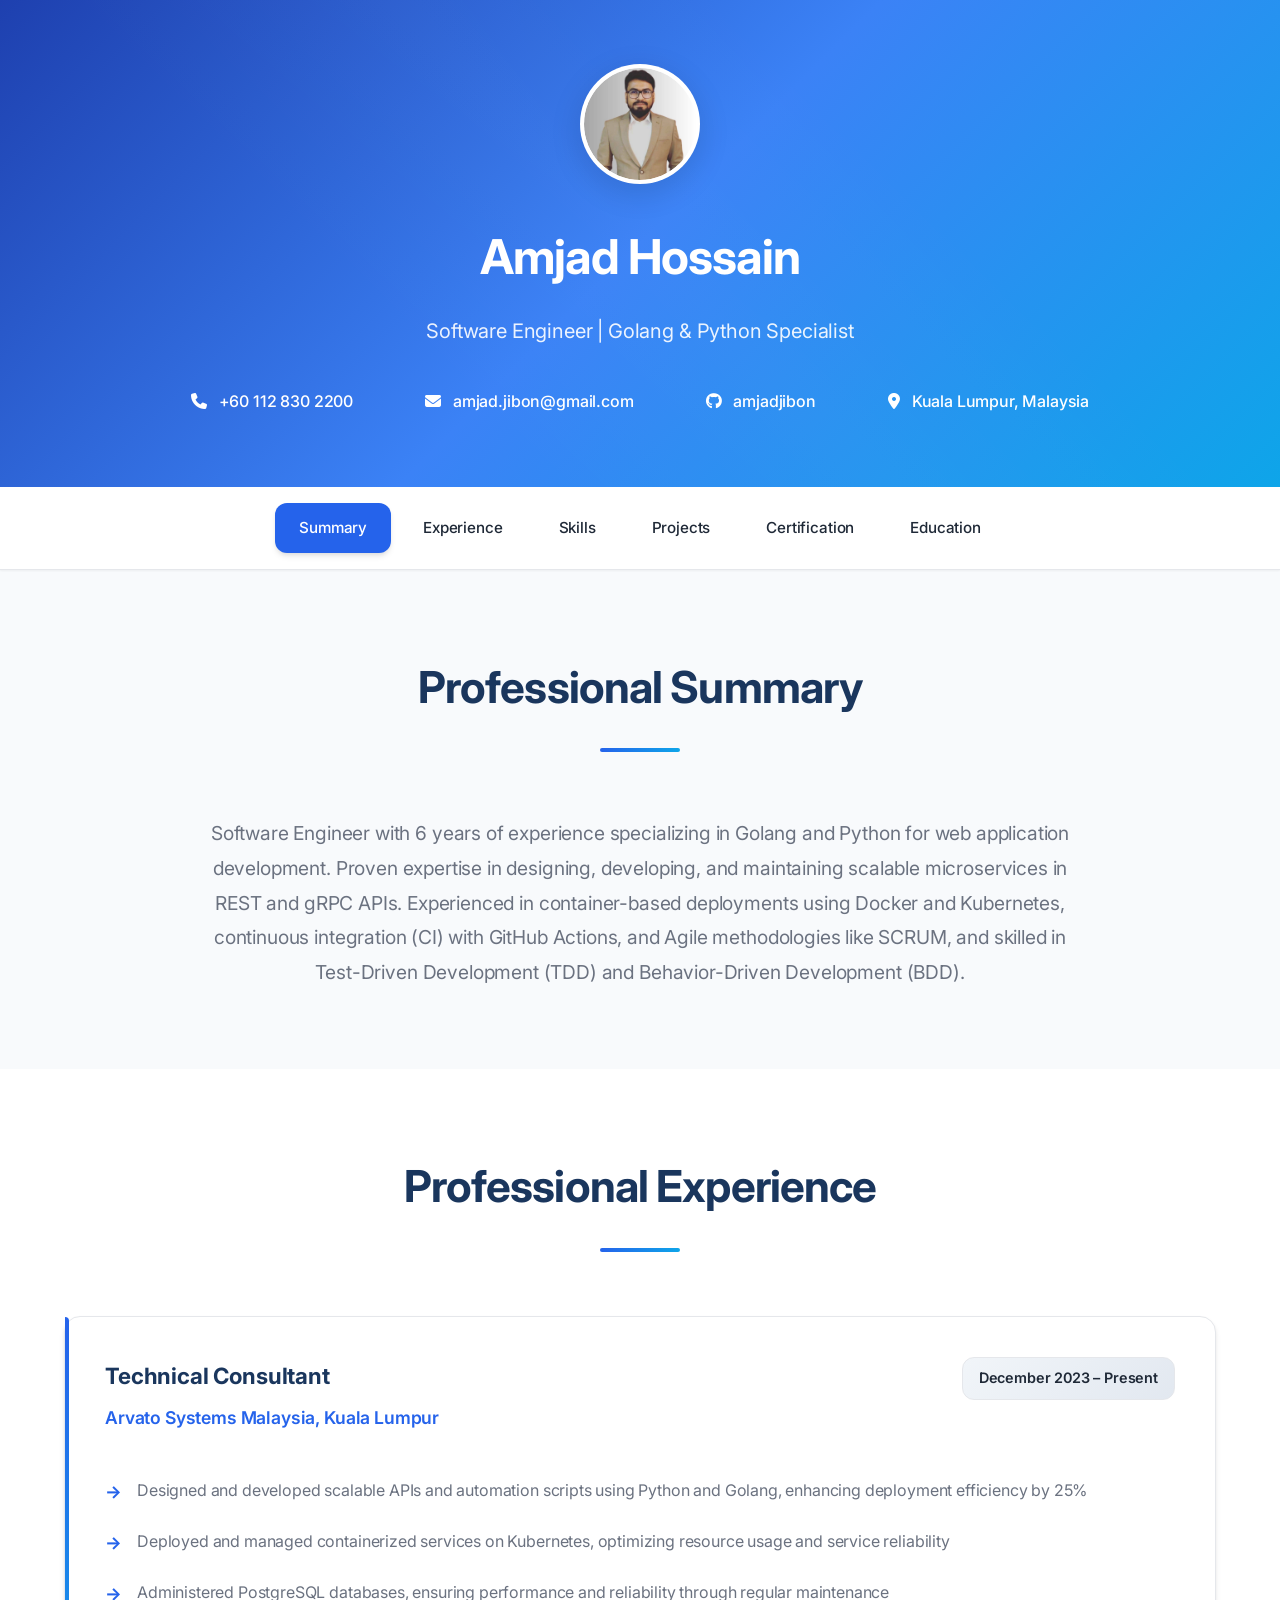
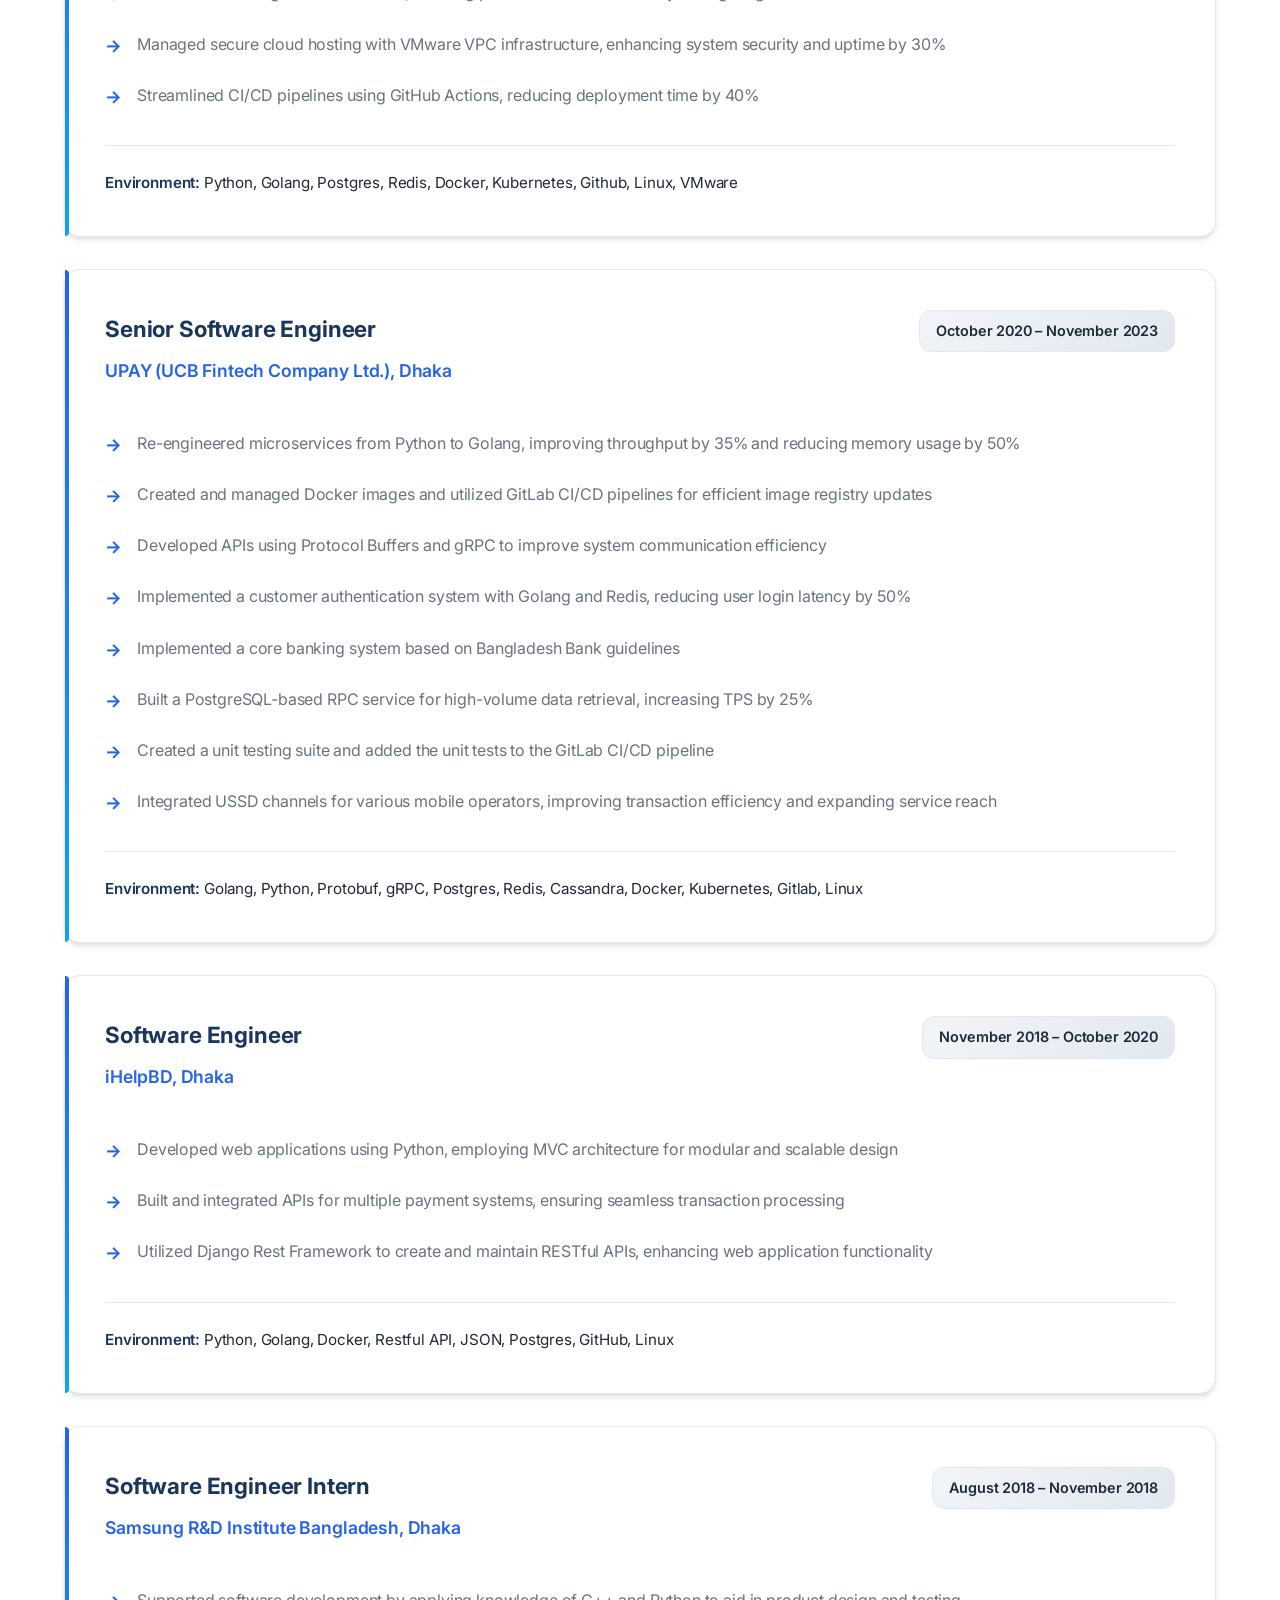
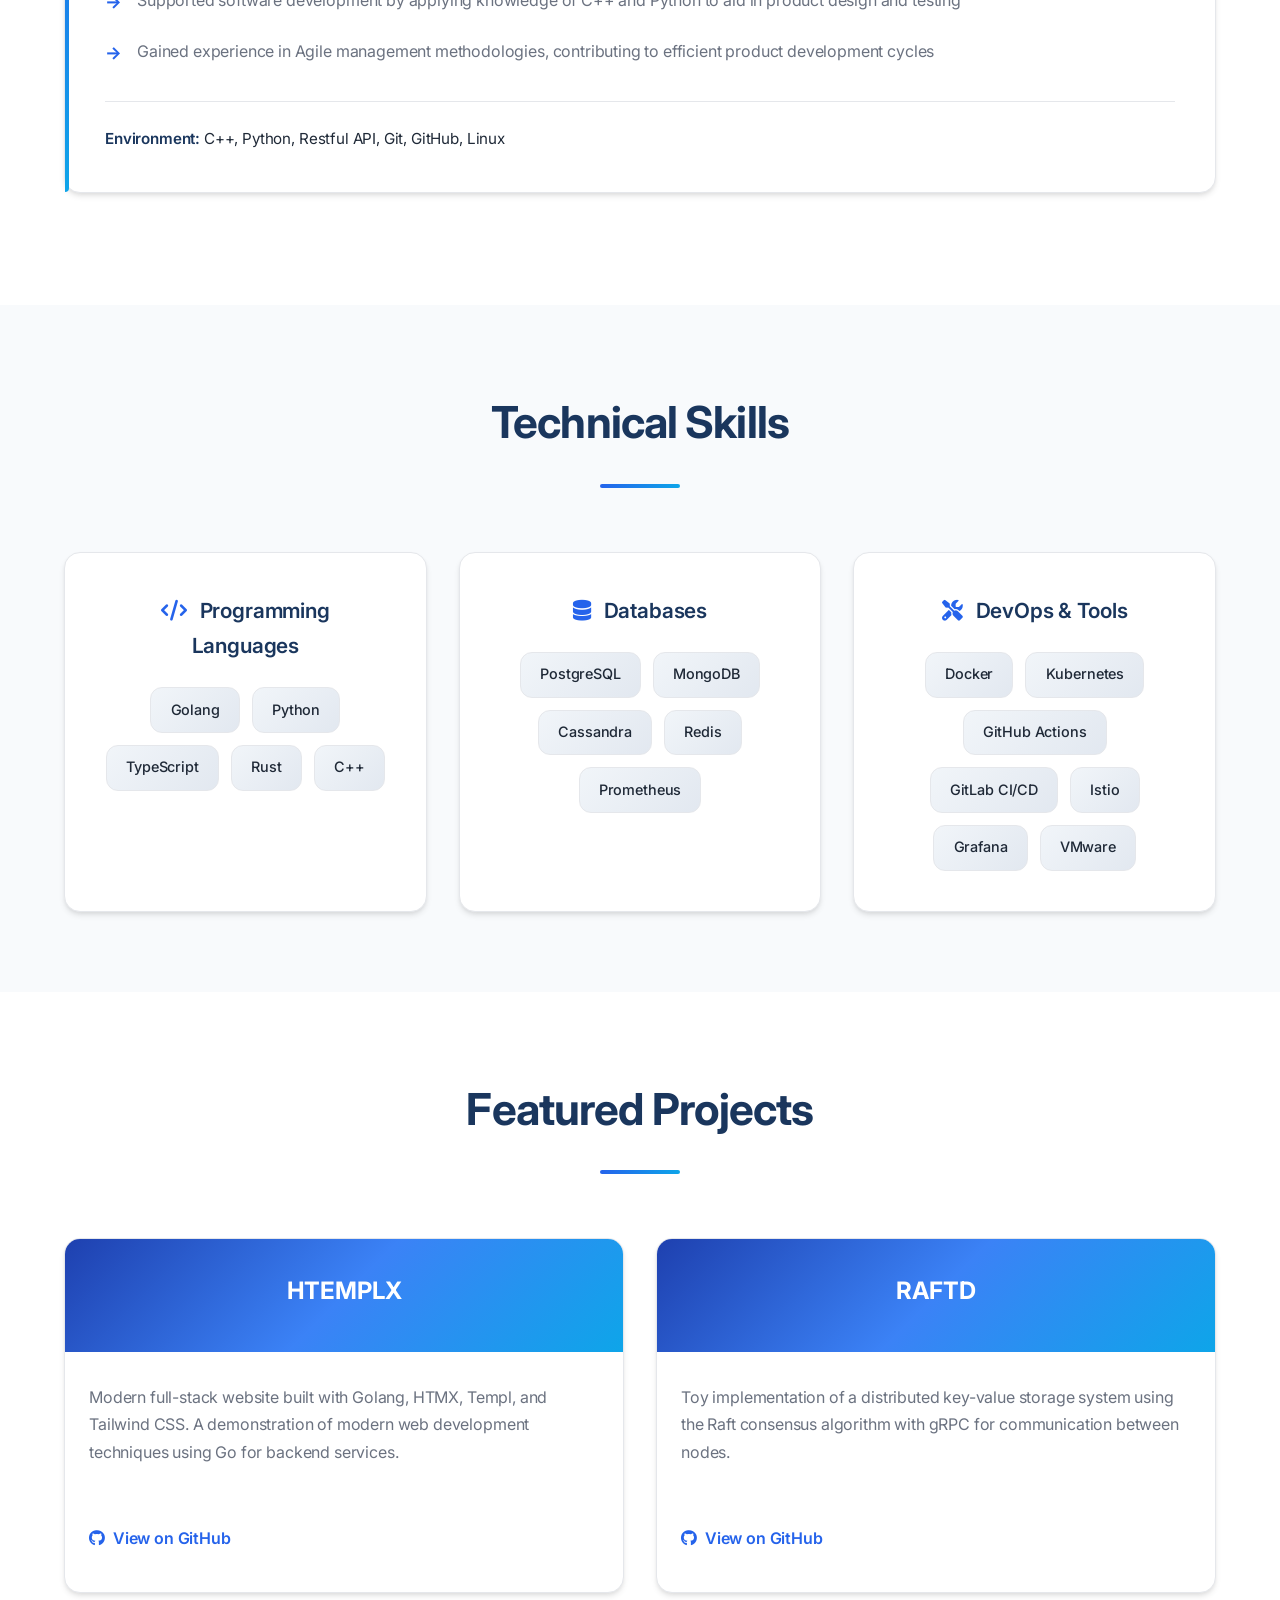
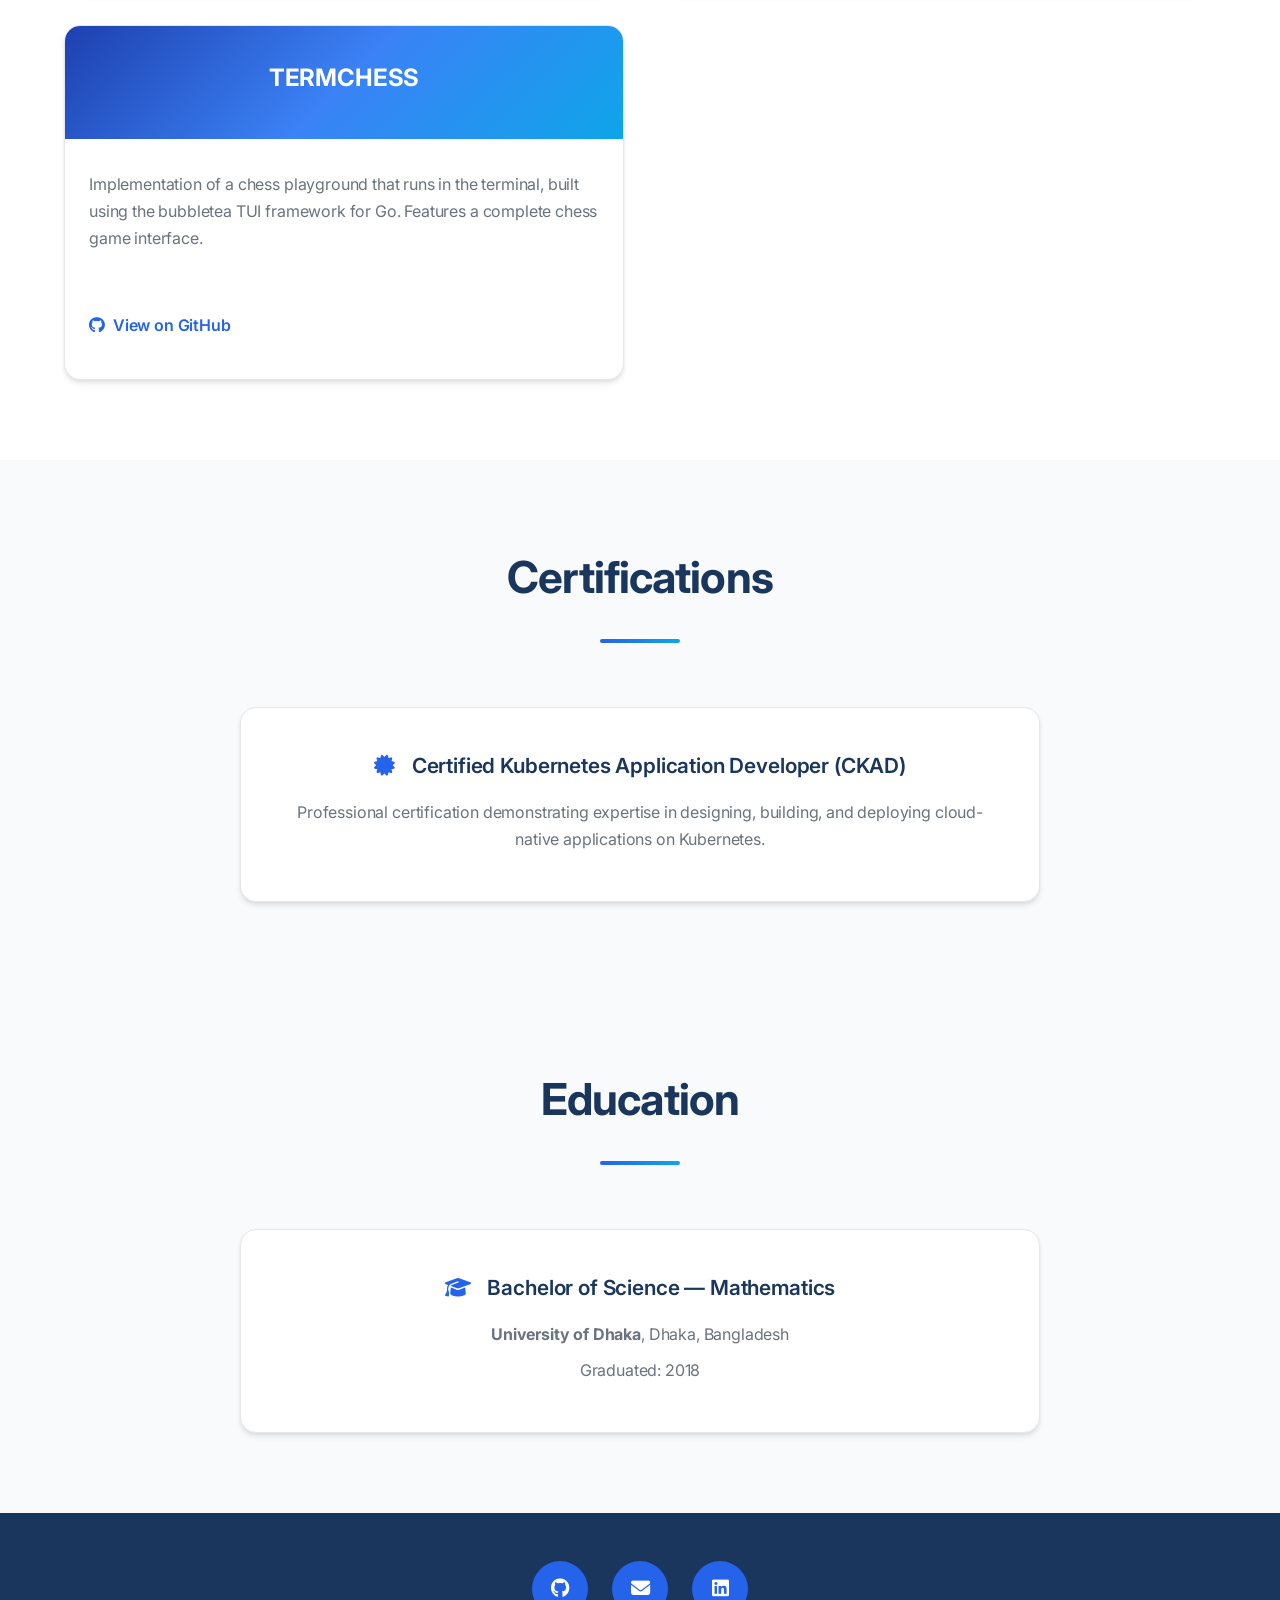
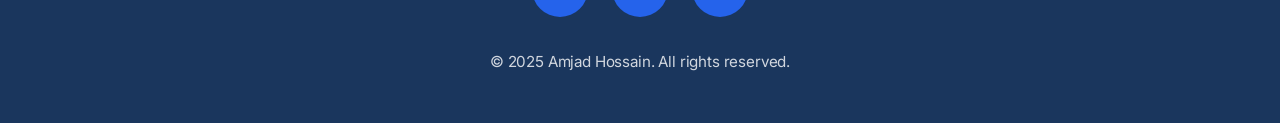
<file: index.html>
<!DOCTYPE html>
<html lang="en">
<head>
    <meta charset="UTF-8">
    <meta name="viewport" content="width=device-width, initial-scale=1.0">
    <title>Amjad Hossain - Software Engineer</title>
    <link rel="preconnect" href="https://fonts.googleapis.com">
    <link rel="preconnect" href="https://fonts.gstatic.com" crossorigin>
    <link href="https://fonts.googleapis.com/css2?family=Inter:wght@400;500;600;700&display=swap" rel="stylesheet">
    <link href="https://cdnjs.cloudflare.com/ajax/libs/font-awesome/6.4.0/css/all.min.css" rel="stylesheet">
    <link rel="stylesheet" href="styles.css">
</head>
<body>
    <div class="scroll-indicator" id="scrollIndicator"></div>

    <header>
        <div class="container">
            <div class="hero-content">
                <div class="profile-img">
                    <img src="assets/dp.jpg" alt="Amjad Hossain" />
                </div>
                <h1>Amjad Hossain</h1>
                <p class="subtitle">Software Engineer | Golang & Python Specialist</p>
                <div class="contact-info">
                    <a href="tel:+601128302200" class="contact-item">
                        <i class="fas fa-phone"></i>
                        +60 112 830 2200
                    </a>
                    <a href="mailto:amjad.jibon@gmail.com" class="contact-item">
                        <i class="fas fa-envelope"></i>
                        amjad.jibon@gmail.com
                    </a>
                    <a href="https://github.com/amjadjibon" target="_blank" class="contact-item">
                        <i class="fab fa-github"></i>
                        amjadjibon
                    </a>
                    <span class="contact-item">
                        <i class="fas fa-map-marker-alt"></i>
                        Kuala Lumpur, Malaysia
                    </span>
                </div>
            </div>
        </div>
    </header>

    <nav>
        <div class="container">
            <div class="nav-container">
                <a href="#summary" class="nav-link">Summary</a>
                <a href="#experience" class="nav-link">Experience</a>
                <a href="#skills" class="nav-link">Skills</a>
                <a href="#projects" class="nav-link">Projects</a>
                <a href="#certification" class="nav-link">Certification</a>
                <a href="#education" class="nav-link">Education</a>
            </div>
        </div>
    </nav>

    <section id="summary" class="summary">
        <div class="container">
            <h2 class="section-title">Professional Summary</h2>
            <div class="summary-content">
                <p>Software Engineer with 6 years of experience specializing in Golang and Python for web application development. Proven expertise in designing, developing, and maintaining scalable microservices in REST and gRPC APIs. Experienced in container-based deployments using Docker and Kubernetes, continuous integration (CI) with GitHub Actions, and Agile methodologies like SCRUM, and skilled in Test-Driven Development (TDD) and Behavior-Driven Development (BDD).</p>
            </div>
        </div>
    </section>

    <section id="experience">
        <div class="container">
            <h2 class="section-title">Professional Experience</h2>
            
            <div class="experience-item">
                <div class="job-header">
                    <div>
                        <div class="job-title">Technical Consultant</div>
                        <div class="company">Arvato Systems Malaysia, Kuala Lumpur</div>
                    </div>
                    <div class="duration">December 2023 – Present</div>
                </div>
                <ul class="achievements">
                    <li>Designed and developed scalable APIs and automation scripts using Python and Golang, enhancing deployment efficiency by 25%</li>
                    <li>Deployed and managed containerized services on Kubernetes, optimizing resource usage and service reliability</li>
                    <li>Administered PostgreSQL databases, ensuring performance and reliability through regular maintenance</li>
                    <li>Managed secure cloud hosting with VMware VPC infrastructure, enhancing system security and uptime by 30%</li>
                    <li>Streamlined CI/CD pipelines using GitHub Actions, reducing deployment time by 40%</li>
                </ul>
                <div class="tech-stack">
                    <strong>Environment:</strong> Python, Golang, Postgres, Redis, Docker, Kubernetes, Github, Linux, VMware
                </div>
            </div>

            <div class="experience-item">
                <div class="job-header">
                    <div>
                        <div class="job-title">Senior Software Engineer</div>
                        <div class="company">UPAY (UCB Fintech Company Ltd.), Dhaka</div>
                    </div>
                    <div class="duration">October 2020 – November 2023</div>
                </div>
                <ul class="achievements">
                    <li>Re-engineered microservices from Python to Golang, improving throughput by 35% and reducing memory usage by 50%</li>
                    <li>Created and managed Docker images and utilized GitLab CI/CD pipelines for efficient image registry updates</li>
                    <li>Developed APIs using Protocol Buffers and gRPC to improve system communication efficiency</li>
                    <li>Implemented a customer authentication system with Golang and Redis, reducing user login latency by 50%</li>
                    <li>Implemented a core banking system based on Bangladesh Bank guidelines</li>
                    <li>Built a PostgreSQL-based RPC service for high-volume data retrieval, increasing TPS by 25%</li>
                    <li>Created a unit testing suite and added the unit tests to the GitLab CI/CD pipeline</li>
                    <li>Integrated USSD channels for various mobile operators, improving transaction efficiency and expanding service reach</li>
                </ul>
                <div class="tech-stack">
                    <strong>Environment:</strong> Golang, Python, Protobuf, gRPC, Postgres, Redis, Cassandra, Docker, Kubernetes, Gitlab, Linux
                </div>
            </div>

            <div class="experience-item">
                <div class="job-header">
                    <div>
                        <div class="job-title">Software Engineer</div>
                        <div class="company">iHelpBD, Dhaka</div>
                    </div>
                    <div class="duration">November 2018 – October 2020</div>
                </div>
                <ul class="achievements">
                    <li>Developed web applications using Python, employing MVC architecture for modular and scalable design</li>
                    <li>Built and integrated APIs for multiple payment systems, ensuring seamless transaction processing</li>
                    <li>Utilized Django Rest Framework to create and maintain RESTful APIs, enhancing web application functionality</li>
                </ul>
                <div class="tech-stack">
                    <strong>Environment:</strong> Python, Golang, Docker, Restful API, JSON, Postgres, GitHub, Linux
                </div>
            </div>

            <div class="experience-item">
                <div class="job-header">
                    <div>
                        <div class="job-title">Software Engineer Intern</div>
                        <div class="company">Samsung R&D Institute Bangladesh, Dhaka</div>
                    </div>
                    <div class="duration">August 2018 – November 2018</div>
                </div>
                <ul class="achievements">
                    <li>Supported software development by applying knowledge of C++ and Python to aid in product design and testing</li>
                    <li>Gained experience in Agile management methodologies, contributing to efficient product development cycles</li>
                </ul>
                <div class="tech-stack">
                    <strong>Environment:</strong> C++, Python, Restful API, Git, GitHub, Linux
                </div>
            </div>
        </div>
    </section>

    <section id="skills" class="skills">
        <div class="container">
            <h2 class="section-title">Technical Skills</h2>
            <div class="skills-grid">
                <div class="skill-category">
                    <h3><i class="fas fa-code"></i> Programming Languages</h3>
                    <div class="skill-tags">
                        <span class="skill-tag">Golang</span>
                        <span class="skill-tag">Python</span>
                        <span class="skill-tag">TypeScript</span>
                        <span class="skill-tag">Rust</span>
                        <span class="skill-tag">C++</span>
                    </div>
                </div>
                <div class="skill-category">
                    <h3><i class="fas fa-database"></i> Databases</h3>
                    <div class="skill-tags">
                        <span class="skill-tag">PostgreSQL</span>
                        <span class="skill-tag">MongoDB</span>
                        <span class="skill-tag">Cassandra</span>
                        <span class="skill-tag">Redis</span>
                        <span class="skill-tag">Prometheus</span>
                    </div>
                </div>
                <div class="skill-category">
                    <h3><i class="fas fa-tools"></i> DevOps & Tools</h3>
                    <div class="skill-tags">
                        <span class="skill-tag">Docker</span>
                        <span class="skill-tag">Kubernetes</span>
                        <span class="skill-tag">GitHub Actions</span>
                        <span class="skill-tag">GitLab CI/CD</span>
                        <span class="skill-tag">Istio</span>
                        <span class="skill-tag">Grafana</span>
                        <span class="skill-tag">VMware</span>
                    </div>
                </div>
            </div>
        </div>
    </section>

    <section id="projects">
        <div class="container">
            <h2 class="section-title">Featured Projects</h2>
            <div class="projects-grid">
                <div class="project-card">
                    <div class="project-header">
                        <h3 class="project-title">HTEMPLX</h3>
                    </div>
                    <div class="project-content">
                        <p>Modern full-stack website built with Golang, HTMX, Templ, and Tailwind CSS. A demonstration of modern web development techniques using Go for backend services.</p>
                        <br>
                        <a href="https://github.com/amjadjibon/htemplx" target="_blank" class="project-link">
                            <i class="fab fa-github"></i>
                            View on GitHub
                        </a>
                    </div>
                </div>
                
                <div class="project-card">
                    <div class="project-header">
                        <h3 class="project-title">RAFTD</h3>
                    </div>
                    <div class="project-content">
                        <p>Toy implementation of a distributed key-value storage system using the Raft consensus algorithm with gRPC for communication between nodes.</p>
                        <br>
                        <a href="https://github.com/amjadjibon/raftd" target="_blank" class="project-link">
                            <i class="fab fa-github"></i>
                            View on GitHub
                        </a>
                    </div>
                </div>
                
                <div class="project-card">
                    <div class="project-header">
                        <h3 class="project-title">TERMCHESS</h3>
                    </div>
                    <div class="project-content">
                        <p>Implementation of a chess playground that runs in the terminal, built using the bubbletea TUI framework for Go. Features a complete chess game interface.</p>
                        <br>
                        <a href="https://github.com/amjadjibon/termchess" target="_blank" class="project-link">
                            <i class="fab fa-github"></i>
                            View on GitHub
                        </a>
                    </div>
                </div>
            </div>
        </div>
    </section>

    <section id="certification" class="certification">
        <div class="container">
            <h2 class="section-title">Certifications</h2>
            <div class="cert-item">
                <h3><i class="fas fa-certificate"></i> Certified Kubernetes Application Developer (CKAD)</h3>
                <p>Professional certification demonstrating expertise in designing, building, and deploying cloud-native applications on Kubernetes.</p>
            </div>
        </div>
    </section>

    <section id="education" class="education">
        <div class="container">
            <h2 class="section-title">Education</h2>
            <div class="education-item">
                <h3><i class="fas fa-graduation-cap"></i> Bachelor of Science — Mathematics</h3>
                <p><strong>University of Dhaka</strong>, Dhaka, Bangladesh</p>
                <p>Graduated: 2018</p>
            </div>
        </div>
    </section>

    <footer>
        <div class="container">
            <div class="social-links">
                <a href="https://github.com/amjadjibon" target="_blank" class="social-link">
                    <i class="fab fa-github"></i>
                </a>
                <a href="mailto:amjad.jibon@gmail.com" class="social-link">
                    <i class="fas fa-envelope"></i>
                </a>
                <a href="https://linkedin.com/in/amjad-hossaain" target="_blank" class="social-link">
                    <i class="fab fa-linkedin"></i>
                </a>
            </div>
            <p>&copy; 2025 Amjad Hossain. All rights reserved.</p>
        </div>
    </footer>

    <script src="script.js"></script>
</body>
</html>
</file>
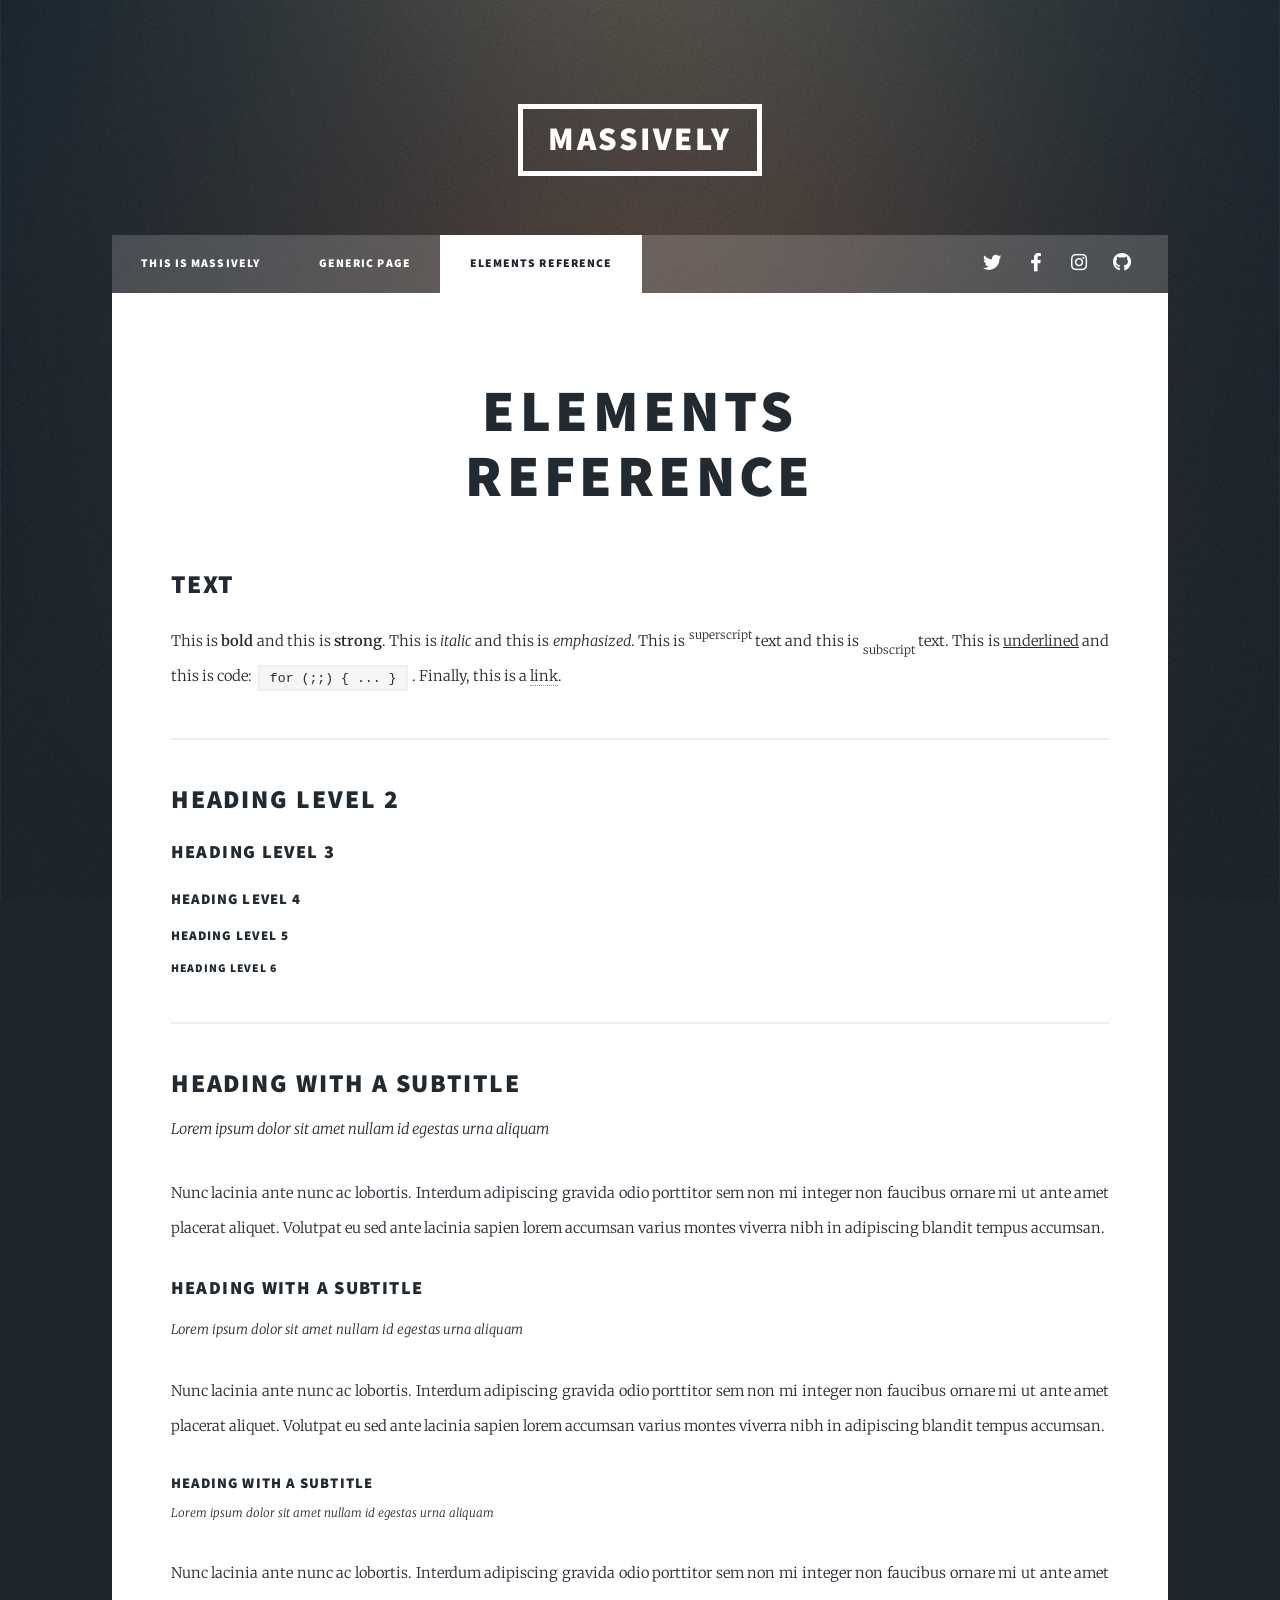
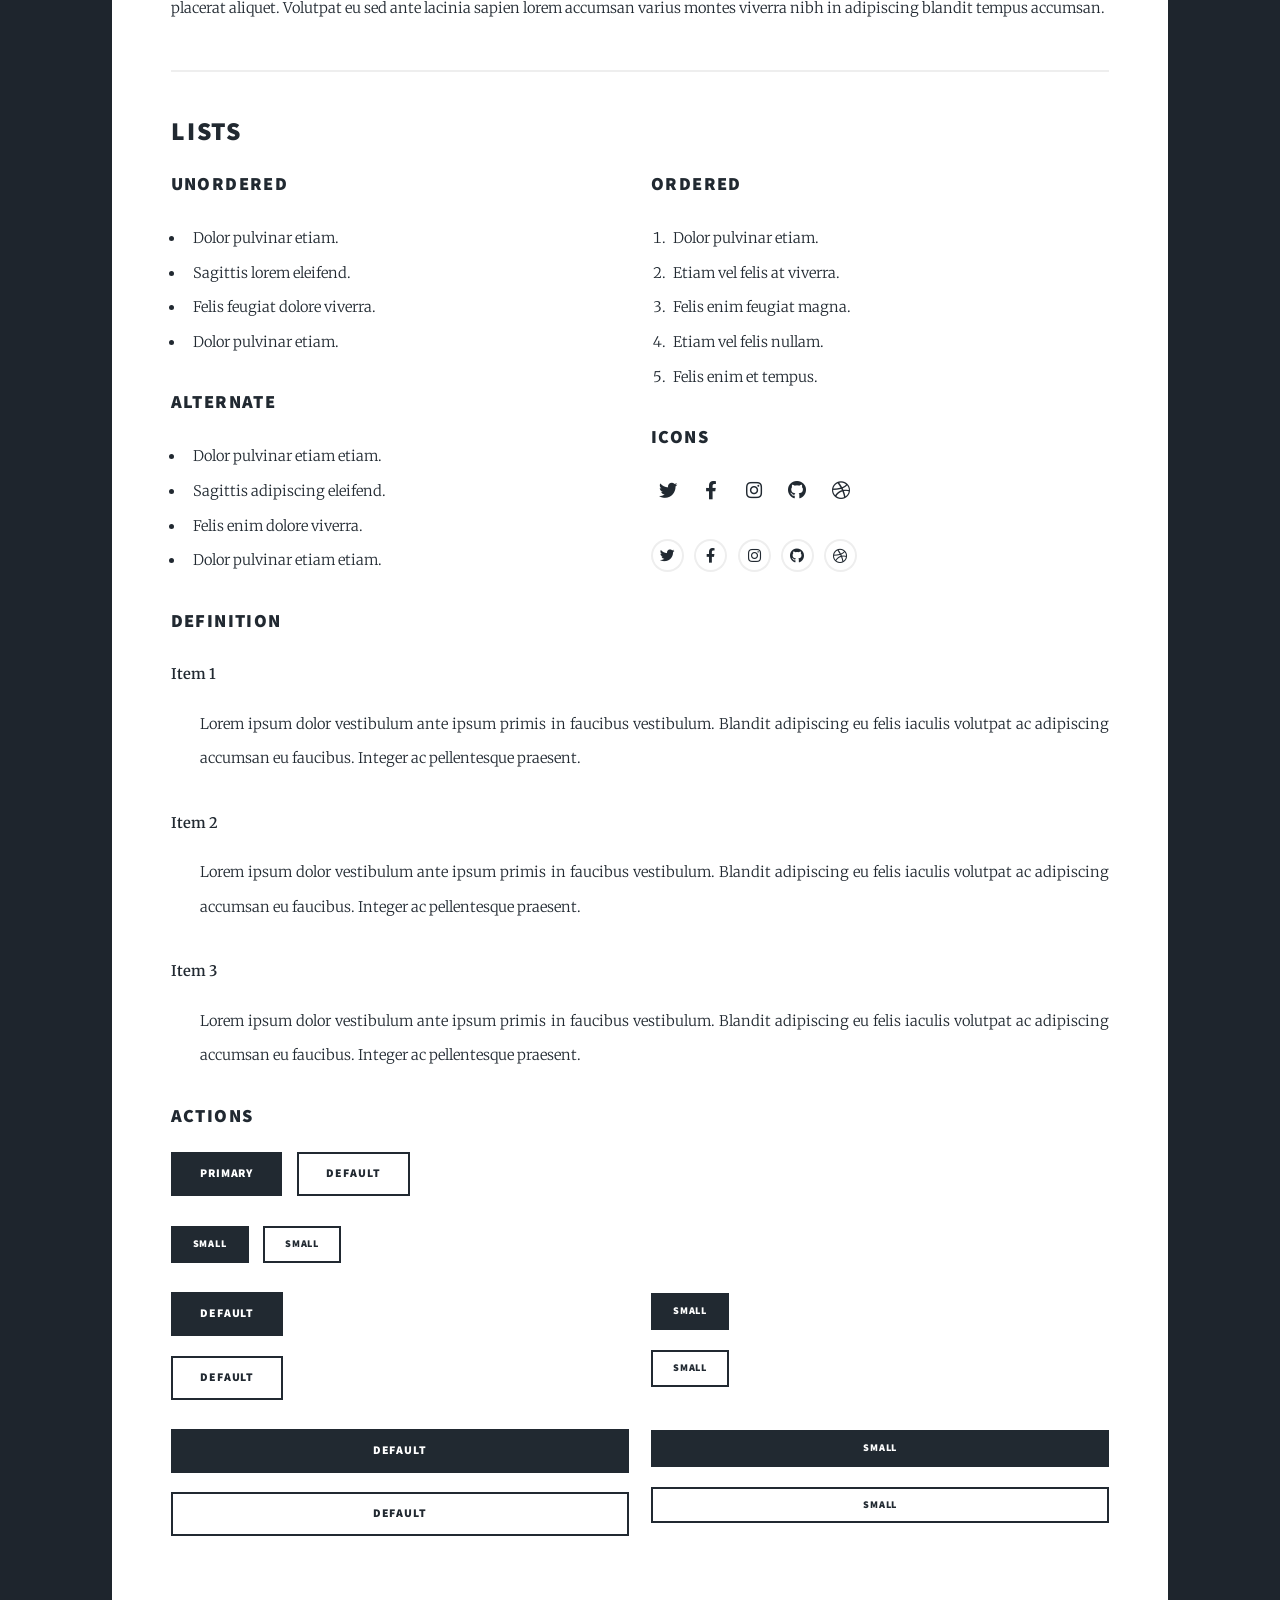
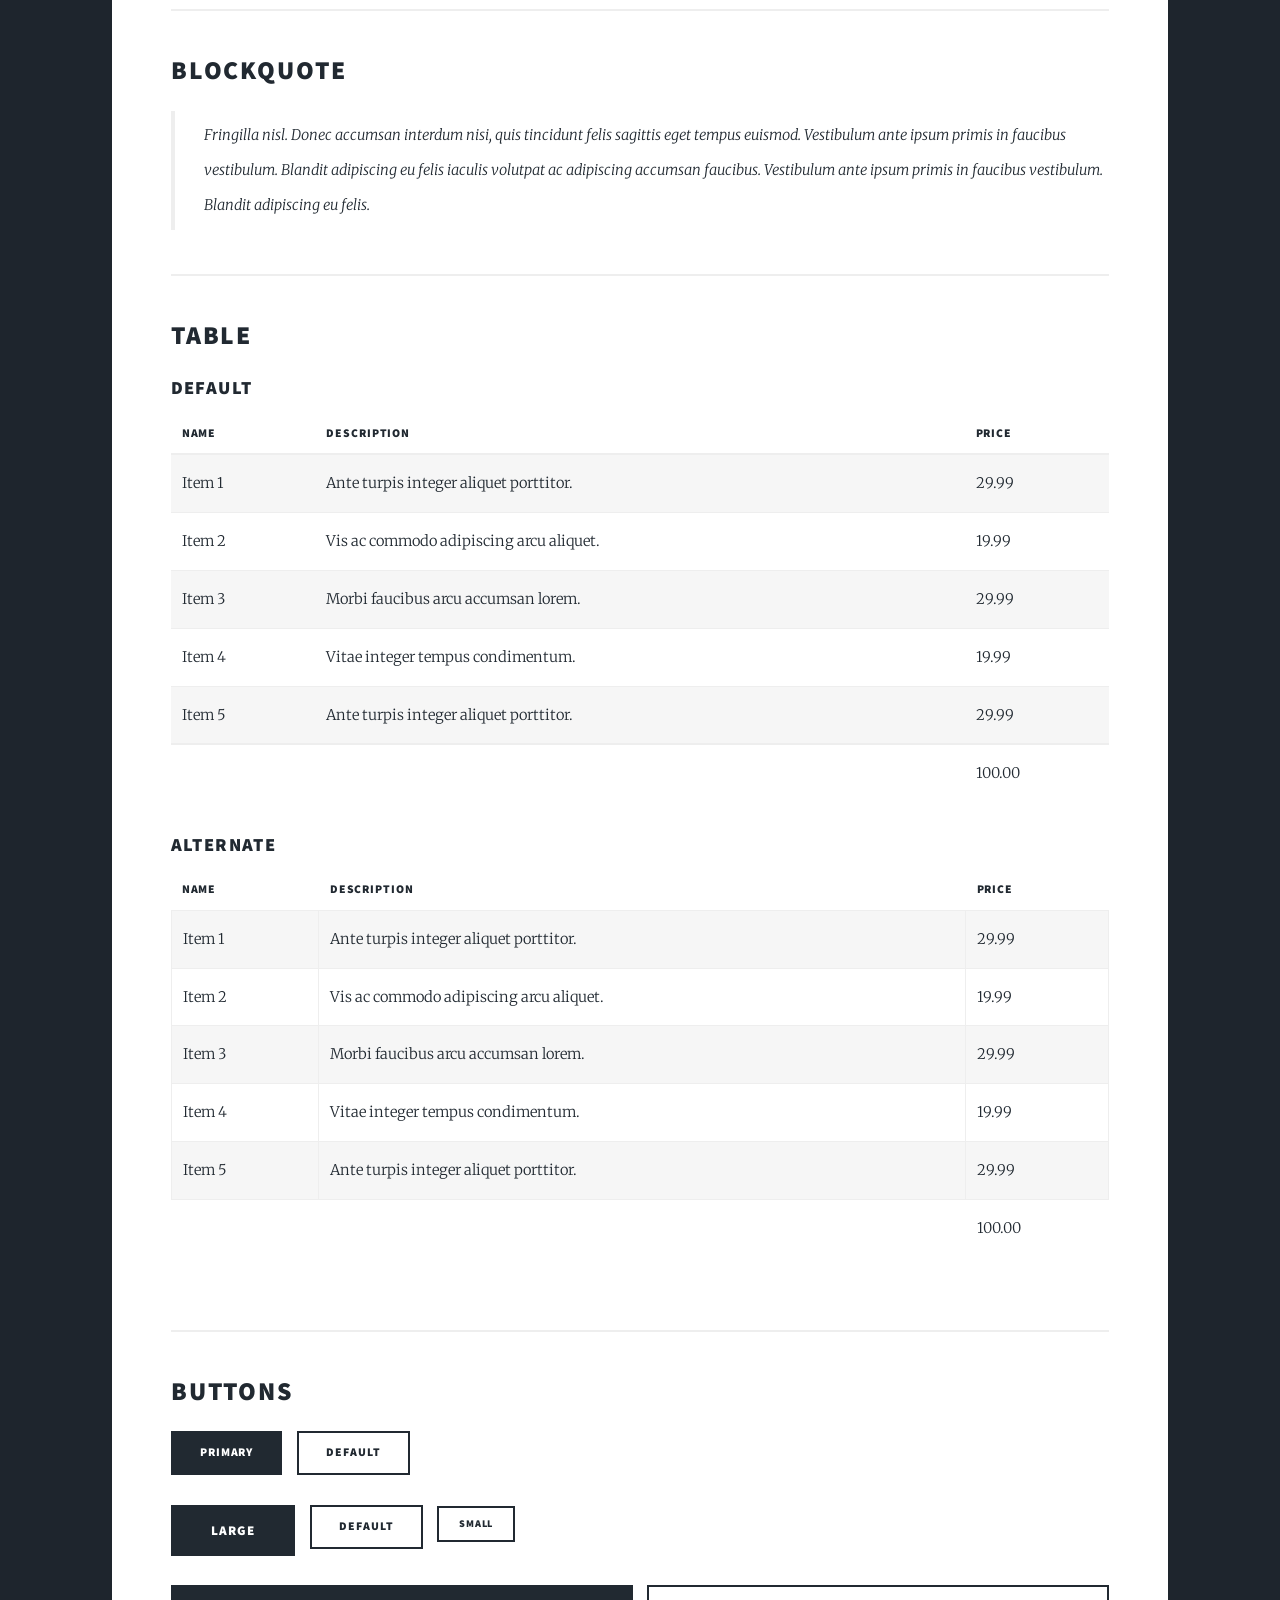
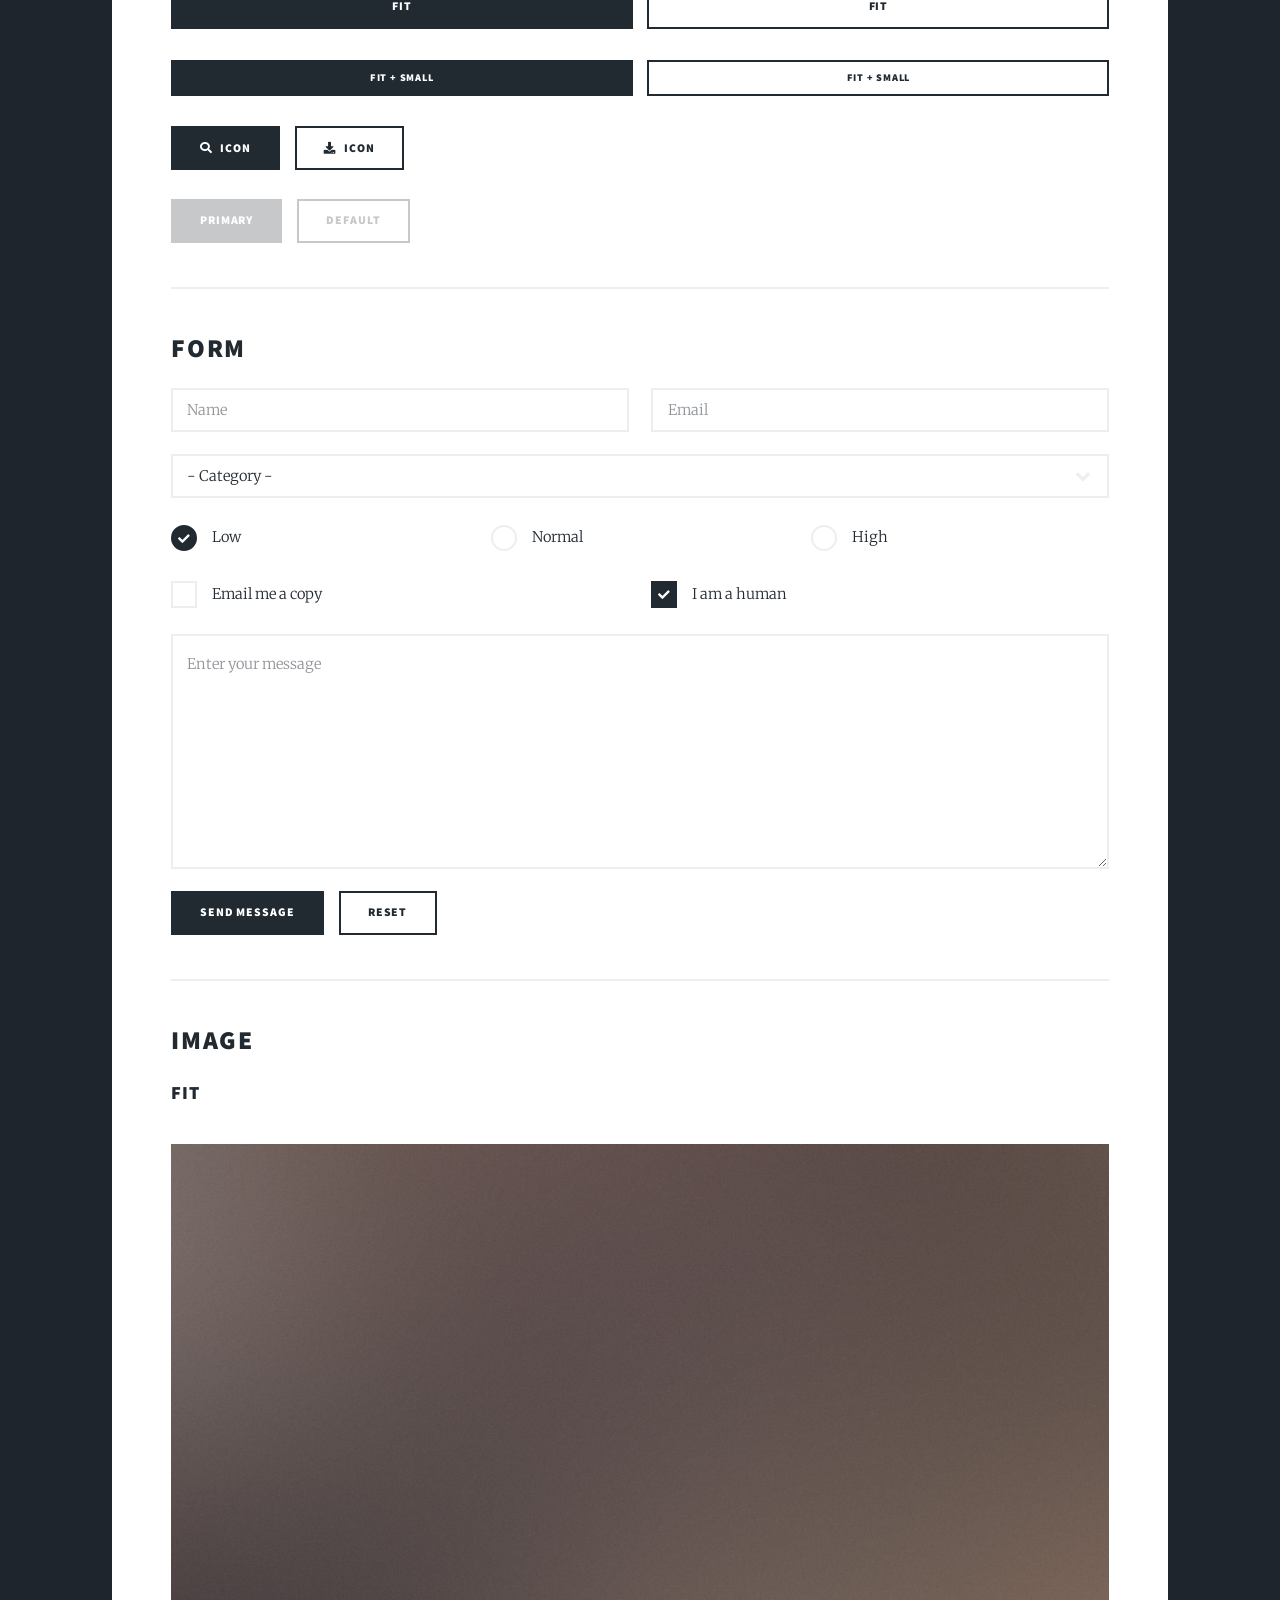
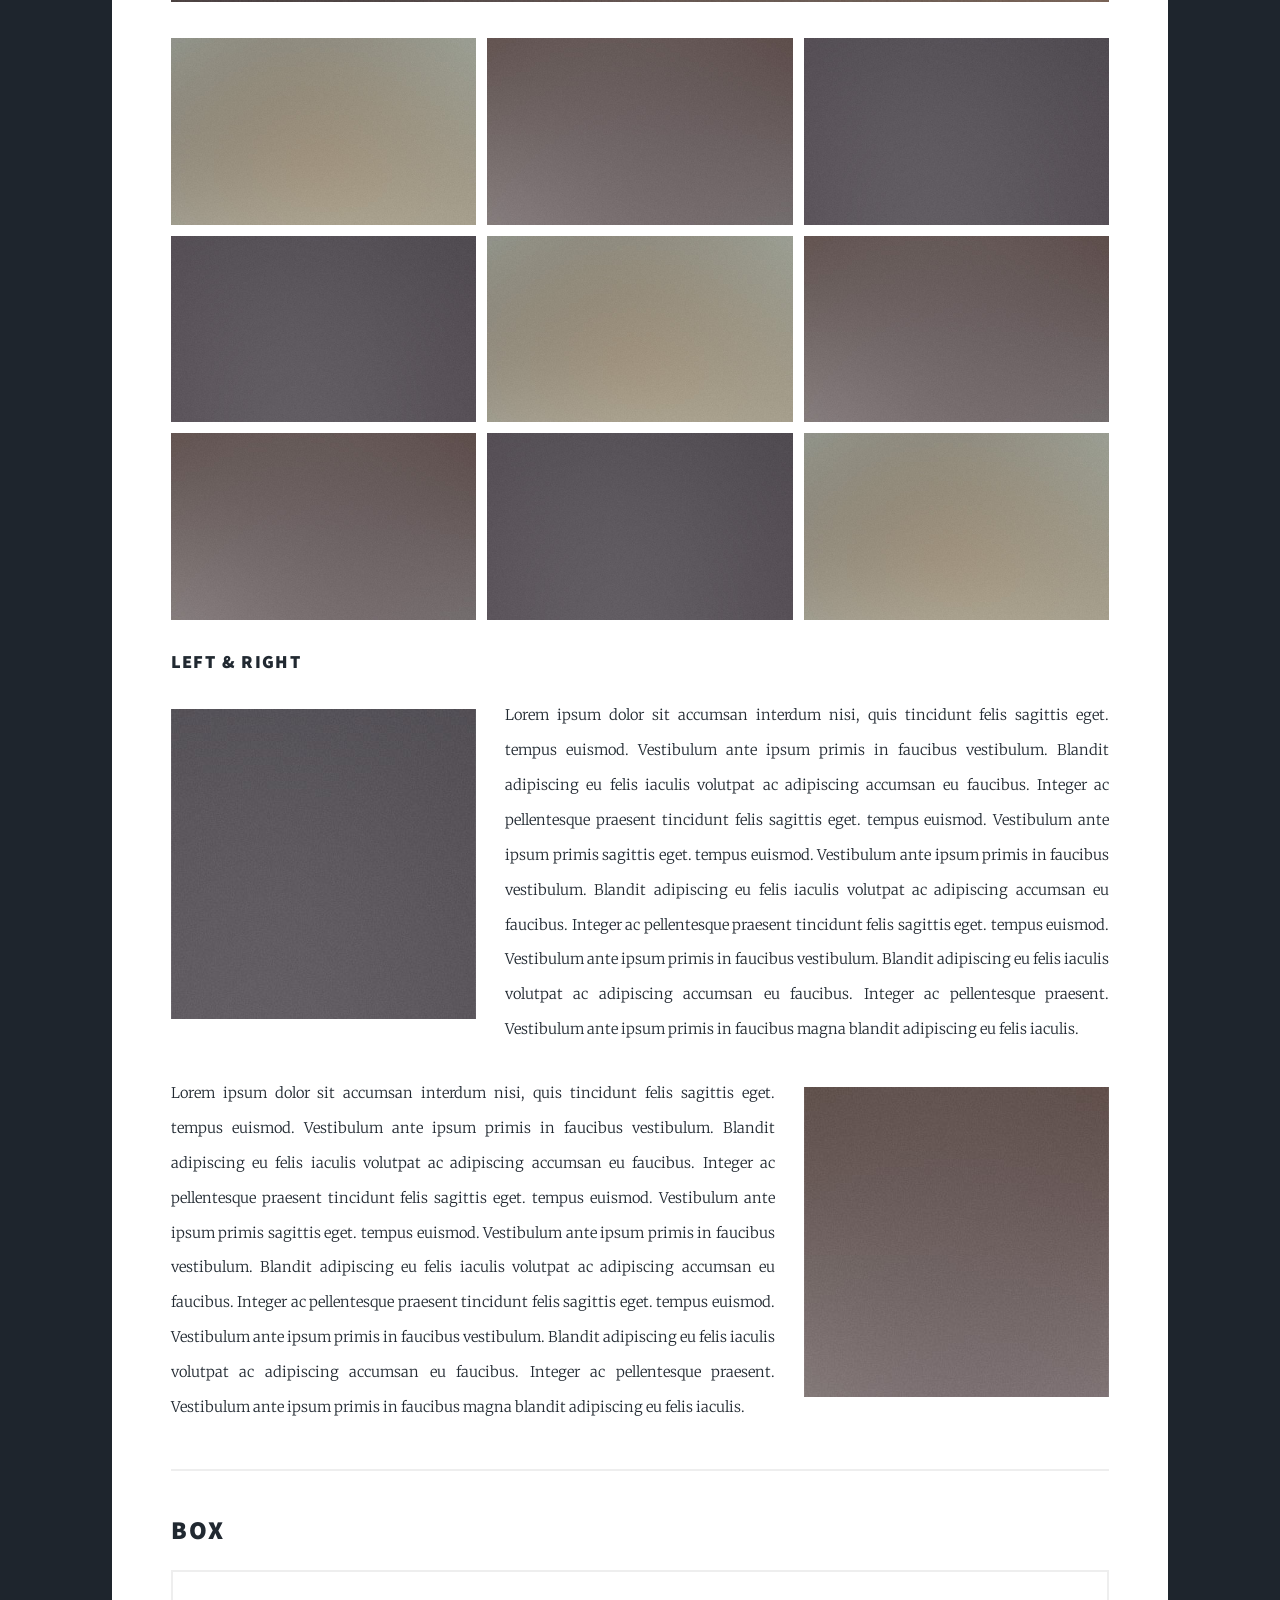
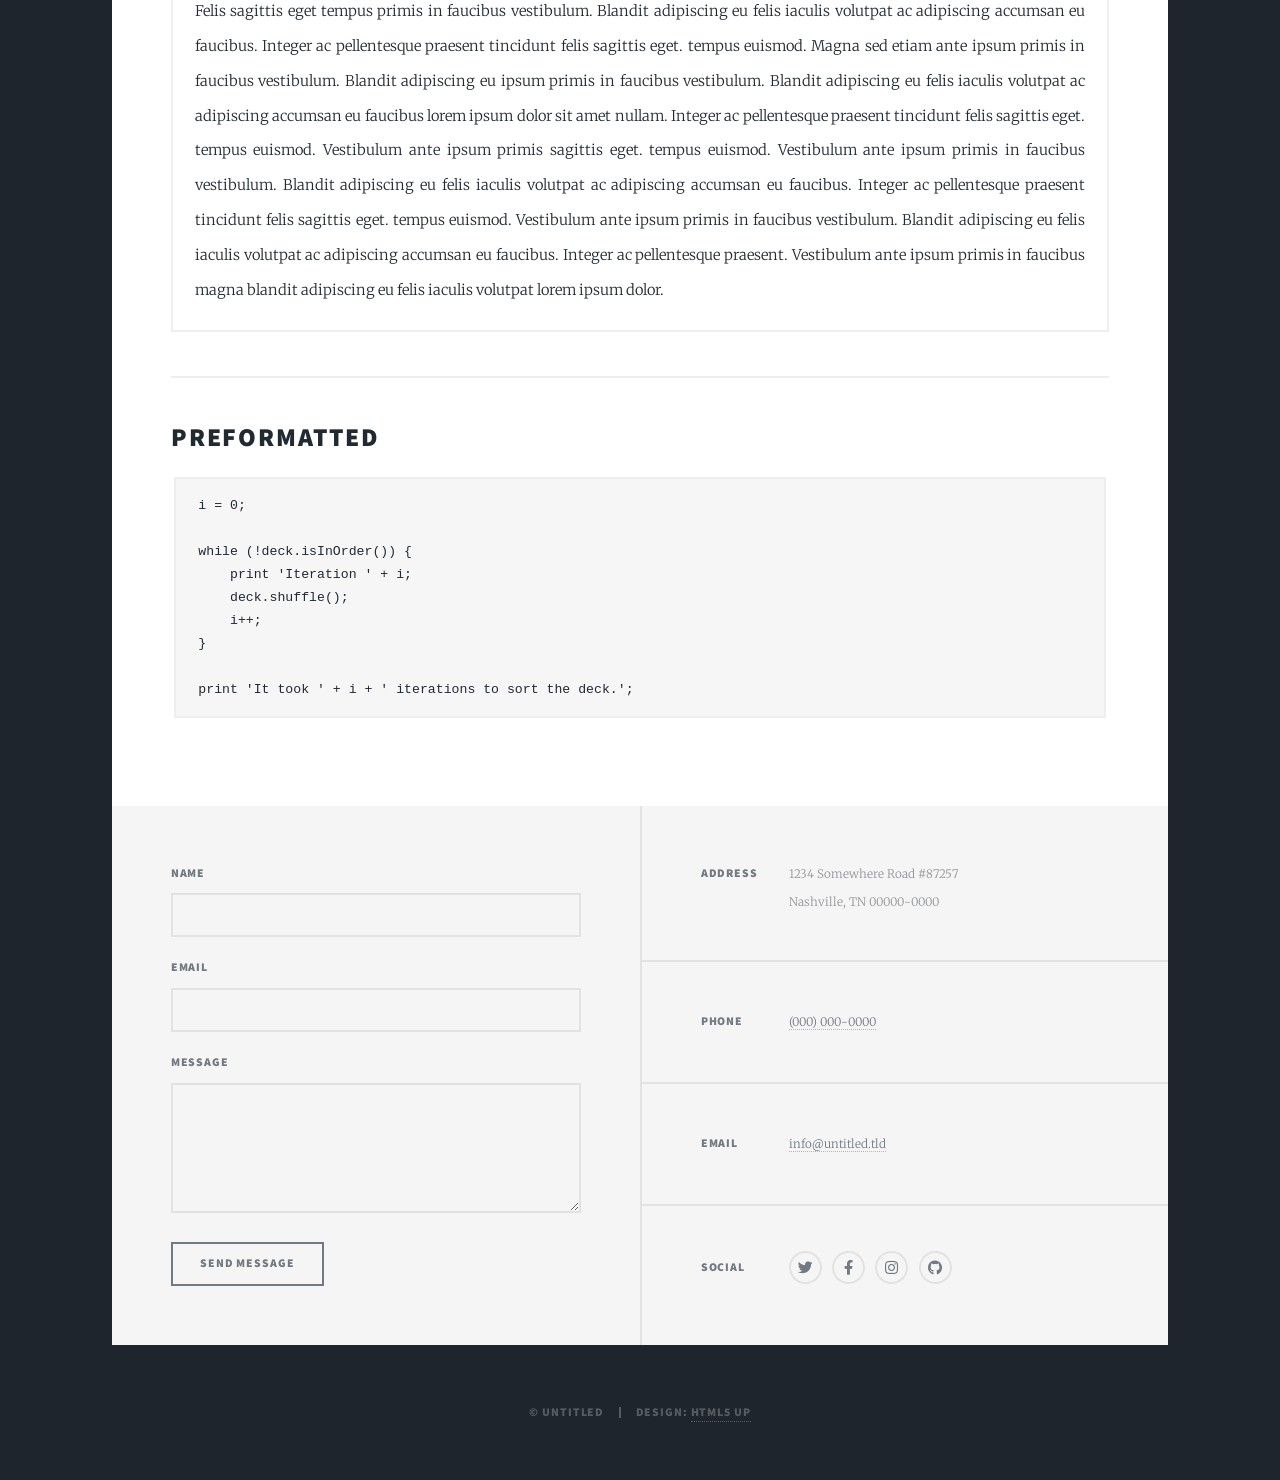
<file: elements.html>
<!DOCTYPE HTML>
<!--
	Massively by HTML5 UP
	html5up.net | @ajlkn
	Free for personal and commercial use under the CCA 3.0 license (html5up.net/license)
-->
<html>
	<head>
		<title>Amjad Jibon</title>
		<meta charset="utf-8" />
		<meta name="viewport" content="width=device-width, initial-scale=1, user-scalable=no" />
		<link rel="stylesheet" href="assets/css/main.css" />
		<noscript><link rel="stylesheet" href="assets/css/noscript.css" /></noscript>
	</head>
	<body class="is-preload">

		<!-- Wrapper -->
			<div id="wrapper">

				<!-- Header -->
					<header id="header">
						<a href="index.html" class="logo">Massively</a>
					</header>

				<!-- Nav -->
					<nav id="nav">
						<ul class="links">
							<li><a href="index.html">This is Massively</a></li>
							<li><a href="generic.html">Generic Page</a></li>
							<li class="active"><a href="elements.html">Elements Reference</a></li>
						</ul>
						<ul class="icons">
							<li><a href="#" class="icon brands fa-twitter"><span class="label">Twitter</span></a></li>
							<li><a href="#" class="icon brands fa-facebook-f"><span class="label">Facebook</span></a></li>
							<li><a href="#" class="icon brands fa-instagram"><span class="label">Instagram</span></a></li>
							<li><a href="#" class="icon brands fa-github"><span class="label">GitHub</span></a></li>
						</ul>
					</nav>

				<!-- Main -->
					<div id="main">

						<!-- Post -->
							<section class="post">
								<header class="major">
									<h1>Elements<br />
									Reference</h1>
								</header>

								<!-- Text stuff -->
									<h2>Text</h2>
									<p>This is <b>bold</b> and this is <strong>strong</strong>. This is <i>italic</i> and this is <em>emphasized</em>.
									This is <sup>superscript</sup> text and this is <sub>subscript</sub> text.
									This is <u>underlined</u> and this is code: <code>for (;;) { ... }</code>.
									Finally, this is a <a href="#">link</a>.</p>
									<hr />
									<h2>Heading Level 2</h2>
									<h3>Heading Level 3</h3>
									<h4>Heading Level 4</h4>
									<h5>Heading Level 5</h5>
									<h6>Heading Level 6</h6>
									<hr />
									<header>
										<h2>Heading with a Subtitle</h2>
										<p>Lorem ipsum dolor sit amet nullam id egestas urna aliquam</p>
									</header>
									<p>Nunc lacinia ante nunc ac lobortis. Interdum adipiscing gravida odio porttitor sem non mi integer non faucibus ornare mi ut ante amet placerat aliquet. Volutpat eu sed ante lacinia sapien lorem accumsan varius montes viverra nibh in adipiscing blandit tempus accumsan.</p>
									<header>
										<h3>Heading with a Subtitle</h3>
										<p>Lorem ipsum dolor sit amet nullam id egestas urna aliquam</p>
									</header>
									<p>Nunc lacinia ante nunc ac lobortis. Interdum adipiscing gravida odio porttitor sem non mi integer non faucibus ornare mi ut ante amet placerat aliquet. Volutpat eu sed ante lacinia sapien lorem accumsan varius montes viverra nibh in adipiscing blandit tempus accumsan.</p>
									<header>
										<h4>Heading with a Subtitle</h4>
										<p>Lorem ipsum dolor sit amet nullam id egestas urna aliquam</p>
									</header>
									<p>Nunc lacinia ante nunc ac lobortis. Interdum adipiscing gravida odio porttitor sem non mi integer non faucibus ornare mi ut ante amet placerat aliquet. Volutpat eu sed ante lacinia sapien lorem accumsan varius montes viverra nibh in adipiscing blandit tempus accumsan.</p>

									<hr />

								<!-- Lists -->
									<h2>Lists</h2>
									<div class="row">
										<div class="col-6 col-12-small">

											<h3>Unordered</h3>
											<ul>
												<li>Dolor pulvinar etiam.</li>
												<li>Sagittis lorem eleifend.</li>
												<li>Felis feugiat dolore viverra.</li>
												<li>Dolor pulvinar etiam.</li>
											</ul>

											<h3>Alternate</h3>
											<ul class="alt">
												<li>Dolor pulvinar etiam etiam.</li>
												<li>Sagittis adipiscing eleifend.</li>
												<li>Felis enim dolore viverra.</li>
												<li>Dolor pulvinar etiam etiam.</li>
											</ul>

										</div>
										<div class="col-6 col-12-small">

											<h3>Ordered</h3>
											<ol>
												<li>Dolor pulvinar etiam.</li>
												<li>Etiam vel felis at viverra.</li>
												<li>Felis enim feugiat magna.</li>
												<li>Etiam vel felis nullam.</li>
												<li>Felis enim et tempus.</li>
											</ol>

											<h3>Icons</h3>
											<ul class="icons">
												<li><a href="#" class="icon brands fa-twitter"><span class="label">Twitter</span></a></li>
												<li><a href="#" class="icon brands fa-facebook-f"><span class="label">Facebook</span></a></li>
												<li><a href="#" class="icon brands fa-instagram"><span class="label">Instagram</span></a></li>
												<li><a href="#" class="icon brands fa-github"><span class="label">Github</span></a></li>
												<li><a href="#" class="icon brands fa-dribbble"><span class="label">Dribbble</span></a></li>
											</ul>
											<ul class="icons alt">
												<li><a href="#" class="icon brands alt fa-twitter"><span class="label">Twitter</span></a></li>
												<li><a href="#" class="icon brands alt fa-facebook-f"><span class="label">Facebook</span></a></li>
												<li><a href="#" class="icon brands alt fa-instagram"><span class="label">Instagram</span></a></li>
												<li><a href="#" class="icon brands alt fa-github"><span class="label">Github</span></a></li>
												<li><a href="#" class="icon brands alt fa-dribbble"><span class="label">Dribbble</span></a></li>
											</ul>

										</div>
									</div>
									<h3>Definition</h3>
									<dl>
										<dt>Item 1</dt>
										<dd>
											<p>Lorem ipsum dolor vestibulum ante ipsum primis in faucibus vestibulum. Blandit adipiscing eu felis iaculis volutpat ac adipiscing accumsan eu faucibus. Integer ac pellentesque praesent.</p>
										</dd>
										<dt>Item 2</dt>
										<dd>
											<p>Lorem ipsum dolor vestibulum ante ipsum primis in faucibus vestibulum. Blandit adipiscing eu felis iaculis volutpat ac adipiscing accumsan eu faucibus. Integer ac pellentesque praesent.</p>
										</dd>
										<dt>Item 3</dt>
										<dd>
											<p>Lorem ipsum dolor vestibulum ante ipsum primis in faucibus vestibulum. Blandit adipiscing eu felis iaculis volutpat ac adipiscing accumsan eu faucibus. Integer ac pellentesque praesent.</p>
										</dd>
									</dl>

									<h3>Actions</h3>
									<ul class="actions">
										<li><a href="#" class="button primary">Primary</a></li>
										<li><a href="#" class="button">Default</a></li>
									</ul>
									<ul class="actions small">
										<li><a href="#" class="button primary small">Small</a></li>
										<li><a href="#" class="button small">Small</a></li>
									</ul>
									<div class="row">
										<div class="col-6 col-12-small">
											<ul class="actions stacked">
												<li><a href="#" class="button primary">Default</a></li>
												<li><a href="#" class="button">Default</a></li>
											</ul>
										</div>
										<div class="col-6 col-12-small">
											<ul class="actions stacked">
												<li><a href="#" class="button primary small">Small</a></li>
												<li><a href="#" class="button small">Small</a></li>
											</ul>
										</div>
									</div>
									<div class="row">
										<div class="col-6 col-12-small">
											<ul class="actions stacked">
												<li><a href="#" class="button primary fit">Default</a></li>
												<li><a href="#" class="button fit">Default</a></li>
											</ul>
										</div>
										<div class="col-6 col-12-small">
											<ul class="actions stacked">
												<li><a href="#" class="button primary small fit">Small</a></li>
												<li><a href="#" class="button small fit">Small</a></li>
											</ul>
										</div>
									</div>

									<hr />

								<!-- Blockquote -->
									<h2>Blockquote</h2>
									<blockquote>Fringilla nisl. Donec accumsan interdum nisi, quis tincidunt felis sagittis eget tempus euismod. Vestibulum ante ipsum primis in faucibus vestibulum. Blandit adipiscing eu felis iaculis volutpat ac adipiscing accumsan faucibus. Vestibulum ante ipsum primis in faucibus vestibulum. Blandit adipiscing eu felis.</blockquote>

									<hr />

								<!-- Table -->
									<h2>Table</h2>

									<h3>Default</h3>
									<div class="table-wrapper">
										<table>
											<thead>
												<tr>
													<th>Name</th>
													<th>Description</th>
													<th>Price</th>
												</tr>
											</thead>
											<tbody>
												<tr>
													<td>Item 1</td>
													<td>Ante turpis integer aliquet porttitor.</td>
													<td>29.99</td>
												</tr>
												<tr>
													<td>Item 2</td>
													<td>Vis ac commodo adipiscing arcu aliquet.</td>
													<td>19.99</td>
												</tr>
												<tr>
													<td>Item 3</td>
													<td> Morbi faucibus arcu accumsan lorem.</td>
													<td>29.99</td>
												</tr>
												<tr>
													<td>Item 4</td>
													<td>Vitae integer tempus condimentum.</td>
													<td>19.99</td>
												</tr>
												<tr>
													<td>Item 5</td>
													<td>Ante turpis integer aliquet porttitor.</td>
													<td>29.99</td>
												</tr>
											</tbody>
											<tfoot>
												<tr>
													<td colspan="2"></td>
													<td>100.00</td>
												</tr>
											</tfoot>
										</table>
									</div>

									<h3>Alternate</h3>
									<div class="table-wrapper">
										<table class="alt">
											<thead>
												<tr>
													<th>Name</th>
													<th>Description</th>
													<th>Price</th>
												</tr>
											</thead>
											<tbody>
												<tr>
													<td>Item 1</td>
													<td>Ante turpis integer aliquet porttitor.</td>
													<td>29.99</td>
												</tr>
												<tr>
													<td>Item 2</td>
													<td>Vis ac commodo adipiscing arcu aliquet.</td>
													<td>19.99</td>
												</tr>
												<tr>
													<td>Item 3</td>
													<td> Morbi faucibus arcu accumsan lorem.</td>
													<td>29.99</td>
												</tr>
												<tr>
													<td>Item 4</td>
													<td>Vitae integer tempus condimentum.</td>
													<td>19.99</td>
												</tr>
												<tr>
													<td>Item 5</td>
													<td>Ante turpis integer aliquet porttitor.</td>
													<td>29.99</td>
												</tr>
											</tbody>
											<tfoot>
												<tr>
													<td colspan="2"></td>
													<td>100.00</td>
												</tr>
											</tfoot>
										</table>
									</div>

									<hr />

								<!-- Buttons -->
									<h2>Buttons</h2>
									<ul class="actions">
										<li><a href="#" class="button primary">Primary</a></li>
										<li><a href="#" class="button">Default</a></li>
									</ul>
									<ul class="actions">
										<li><a href="#" class="button primary large">Large</a></li>
										<li><a href="#" class="button">Default</a></li>
										<li><a href="#" class="button small">Small</a></li>
									</ul>
									<ul class="actions fit">
										<li><a href="#" class="button primary fit">Fit</a></li>
										<li><a href="#" class="button fit">Fit</a></li>
									</ul>
									<ul class="actions fit small">
										<li><a href="#" class="button primary fit small">Fit + Small</a></li>
										<li><a href="#" class="button fit small">Fit + Small</a></li>
									</ul>
									<ul class="actions">
										<li><a href="#" class="button primary icon solid fa-search">Icon</a></li>
										<li><a href="#" class="button icon solid fa-download">Icon</a></li>
									</ul>
									<ul class="actions">
										<li><span class="button primary disabled">Primary</span></li>
										<li><span class="button disabled">Default</span></li>
									</ul>

									<hr />

								<!-- Form -->
									<h2>Form</h2>

									<form method="post" action="#">
										<div class="row gtr-uniform">
											<div class="col-6 col-12-xsmall">
												<input type="text" name="demo-name" id="demo-name" value="" placeholder="Name" />
											</div>
											<div class="col-6 col-12-xsmall">
												<input type="email" name="demo-email" id="demo-email" value="" placeholder="Email" />
											</div>
											<!-- Break -->
											<div class="col-12">
												<select name="demo-category" id="demo-category">
													<option value="">- Category -</option>
													<option value="1">Manufacturing</option>
													<option value="1">Shipping</option>
													<option value="1">Administration</option>
													<option value="1">Human Resources</option>
												</select>
											</div>
											<!-- Break -->
											<div class="col-4 col-12-small">
												<input type="radio" id="demo-priority-low" name="demo-priority" checked>
												<label for="demo-priority-low">Low</label>
											</div>
											<div class="col-4 col-12-small">
												<input type="radio" id="demo-priority-normal" name="demo-priority">
												<label for="demo-priority-normal">Normal</label>
											</div>
											<div class="col-4 col-12-small">
												<input type="radio" id="demo-priority-high" name="demo-priority">
												<label for="demo-priority-high">High</label>
											</div>
											<!-- Break -->
											<div class="col-6 col-12-small">
												<input type="checkbox" id="demo-copy" name="demo-copy">
												<label for="demo-copy">Email me a copy</label>
											</div>
											<div class="col-6 col-12-small">
												<input type="checkbox" id="demo-human" name="demo-human" checked>
												<label for="demo-human">I am a human</label>
											</div>
											<!-- Break -->
											<div class="col-12">
												<textarea name="demo-message" id="demo-message" placeholder="Enter your message" rows="6"></textarea>
											</div>
											<!-- Break -->
											<div class="col-12">
												<ul class="actions">
													<li><input type="submit" value="Send Message" class="primary" /></li>
													<li><input type="reset" value="Reset" /></li>
												</ul>
											</div>
										</div>
									</form>

									<hr />

								<!-- Image -->
									<h2>Image</h2>

									<h3>Fit</h3>
									<span class="image fit"><img src="images/pic01.jpg" alt="" /></span>
									<div class="box alt">
										<div class="row gtr-50 gtr-uniform">
											<div class="col-4"><span class="image fit"><img src="images/pic02.jpg" alt="" /></span></div>
											<div class="col-4"><span class="image fit"><img src="images/pic03.jpg" alt="" /></span></div>
											<div class="col-4"><span class="image fit"><img src="images/pic04.jpg" alt="" /></span></div>
											<!-- Break -->
											<div class="col-4"><span class="image fit"><img src="images/pic04.jpg" alt="" /></span></div>
											<div class="col-4"><span class="image fit"><img src="images/pic02.jpg" alt="" /></span></div>
											<div class="col-4"><span class="image fit"><img src="images/pic03.jpg" alt="" /></span></div>
											<!-- Break -->
											<div class="col-4"><span class="image fit"><img src="images/pic03.jpg" alt="" /></span></div>
											<div class="col-4"><span class="image fit"><img src="images/pic04.jpg" alt="" /></span></div>
											<div class="col-4"><span class="image fit"><img src="images/pic02.jpg" alt="" /></span></div>
										</div>
									</div>

									<h3>Left &amp; Right</h3>
									<p><span class="image left"><img src="images/pic08.jpg" alt="" /></span>Lorem ipsum dolor sit accumsan interdum nisi, quis tincidunt felis sagittis eget. tempus euismod. Vestibulum ante ipsum primis in faucibus vestibulum. Blandit adipiscing eu felis iaculis volutpat ac adipiscing accumsan eu faucibus. Integer ac pellentesque praesent tincidunt felis sagittis eget. tempus euismod. Vestibulum ante ipsum primis sagittis eget. tempus euismod. Vestibulum ante ipsum primis in faucibus vestibulum. Blandit adipiscing eu felis iaculis volutpat ac adipiscing accumsan eu faucibus. Integer ac pellentesque praesent tincidunt felis sagittis eget. tempus euismod. Vestibulum ante ipsum primis in faucibus vestibulum. Blandit adipiscing eu felis iaculis volutpat ac adipiscing accumsan eu faucibus. Integer ac pellentesque praesent. Vestibulum ante ipsum primis in faucibus magna blandit adipiscing eu felis iaculis.</p>
									<p><span class="image right"><img src="images/pic09.jpg" alt="" /></span>Lorem ipsum dolor sit accumsan interdum nisi, quis tincidunt felis sagittis eget. tempus euismod. Vestibulum ante ipsum primis in faucibus vestibulum. Blandit adipiscing eu felis iaculis volutpat ac adipiscing accumsan eu faucibus. Integer ac pellentesque praesent tincidunt felis sagittis eget. tempus euismod. Vestibulum ante ipsum primis sagittis eget. tempus euismod. Vestibulum ante ipsum primis in faucibus vestibulum. Blandit adipiscing eu felis iaculis volutpat ac adipiscing accumsan eu faucibus. Integer ac pellentesque praesent tincidunt felis sagittis eget. tempus euismod. Vestibulum ante ipsum primis in faucibus vestibulum. Blandit adipiscing eu felis iaculis volutpat ac adipiscing accumsan eu faucibus. Integer ac pellentesque praesent. Vestibulum ante ipsum primis in faucibus magna blandit adipiscing eu felis iaculis.</p>

									<hr />

								<!-- Box -->
									<h2>Box</h2>
									<div class="box">
										<p>Felis sagittis eget tempus primis in faucibus vestibulum. Blandit adipiscing eu felis iaculis volutpat ac adipiscing accumsan eu faucibus. Integer ac pellentesque praesent tincidunt felis sagittis eget. tempus euismod. Magna sed etiam ante ipsum primis in faucibus vestibulum. Blandit adipiscing eu ipsum primis in faucibus vestibulum. Blandit adipiscing eu felis iaculis volutpat ac adipiscing accumsan eu faucibus lorem ipsum dolor sit amet nullam. Integer ac pellentesque praesent tincidunt felis sagittis eget. tempus euismod. Vestibulum ante ipsum primis sagittis eget. tempus euismod. Vestibulum ante ipsum primis in faucibus vestibulum. Blandit adipiscing eu felis iaculis volutpat ac adipiscing accumsan eu faucibus. Integer ac pellentesque praesent tincidunt felis sagittis eget. tempus euismod. Vestibulum ante ipsum primis in faucibus vestibulum. Blandit adipiscing eu felis iaculis volutpat ac adipiscing accumsan eu faucibus. Integer ac pellentesque praesent. Vestibulum ante ipsum primis in faucibus magna blandit adipiscing eu felis iaculis volutpat lorem ipsum dolor.</p>
									</div>

									<hr />

								<!-- Preformatted Code -->
									<h2>Preformatted</h2>
									<pre><code>i = 0;

while (!deck.isInOrder()) {
    print 'Iteration ' + i;
    deck.shuffle();
    i++;
}

print 'It took ' + i + ' iterations to sort the deck.';
</code></pre>

							</section>

					</div>

				<!-- Footer -->
					<footer id="footer">
						<section>
							<form method="post" action="#">
								<div class="fields">
									<div class="field">
										<label for="name">Name</label>
										<input type="text" name="name" id="name" />
									</div>
									<div class="field">
										<label for="email">Email</label>
										<input type="text" name="email" id="email" />
									</div>
									<div class="field">
										<label for="message">Message</label>
										<textarea name="message" id="message" rows="3"></textarea>
									</div>
								</div>
								<ul class="actions">
									<li><input type="submit" value="Send Message" /></li>
								</ul>
							</form>
						</section>
						<section class="split contact">
							<section class="alt">
								<h3>Address</h3>
								<p>1234 Somewhere Road #87257<br />
								Nashville, TN 00000-0000</p>
							</section>
							<section>
								<h3>Phone</h3>
								<p><a href="#">(000) 000-0000</a></p>
							</section>
							<section>
								<h3>Email</h3>
								<p><a href="#">info@untitled.tld</a></p>
							</section>
							<section>
								<h3>Social</h3>
								<ul class="icons alt">
									<li><a href="#" class="icon brands alt fa-twitter"><span class="label">Twitter</span></a></li>
									<li><a href="#" class="icon brands alt fa-facebook-f"><span class="label">Facebook</span></a></li>
									<li><a href="#" class="icon brands alt fa-instagram"><span class="label">Instagram</span></a></li>
									<li><a href="#" class="icon brands alt fa-github"><span class="label">GitHub</span></a></li>
								</ul>
							</section>
						</section>
					</footer>

				<!-- Copyright -->
					<div id="copyright">
						<ul><li>&copy; Untitled</li><li>Design: <a href="https://html5up.net">HTML5 UP</a></li></ul>
					</div>

			</div>

		<!-- Scripts -->
			<script src="assets/js/jquery.min.js"></script>
			<script src="assets/js/jquery.scrollex.min.js"></script>
			<script src="assets/js/jquery.scrolly.min.js"></script>
			<script src="assets/js/browser.min.js"></script>
			<script src="assets/js/breakpoints.min.js"></script>
			<script src="assets/js/util.js"></script>
			<script src="assets/js/main.js"></script>

	</body>
</html>
</file>
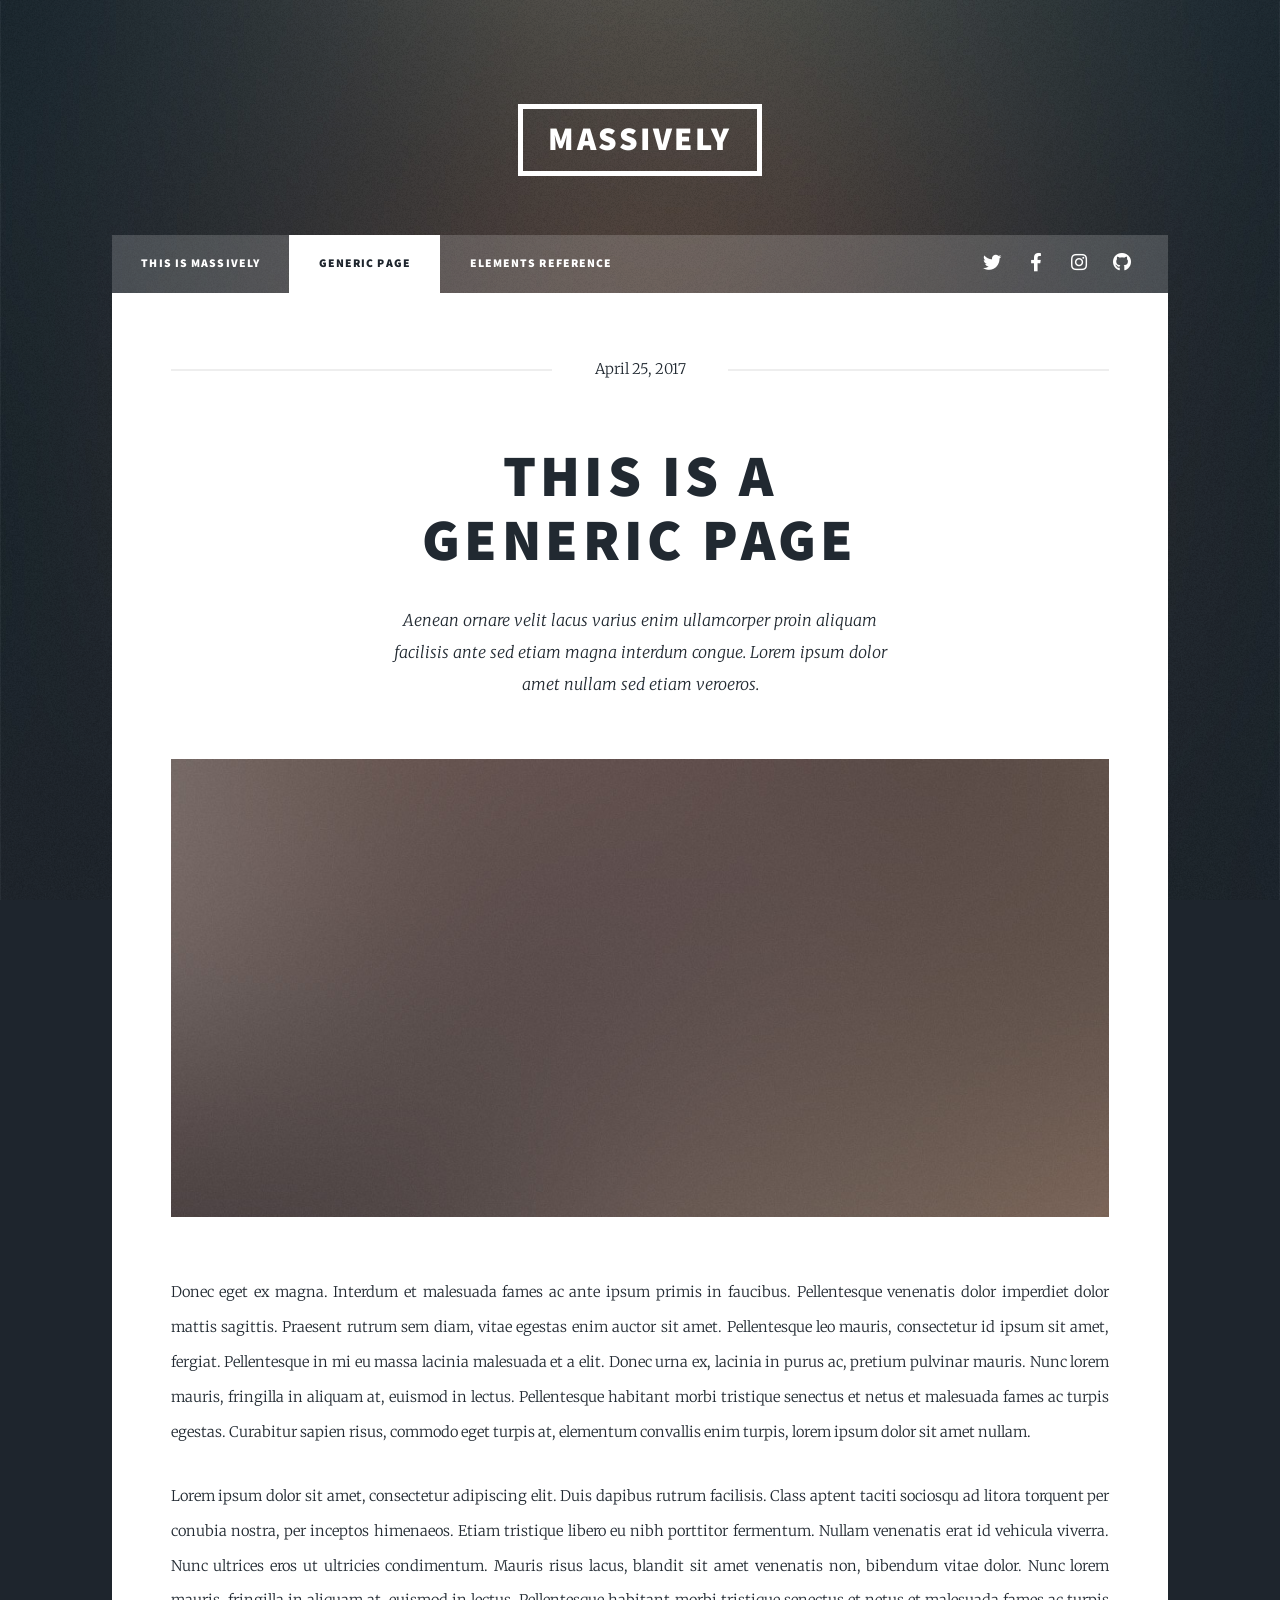
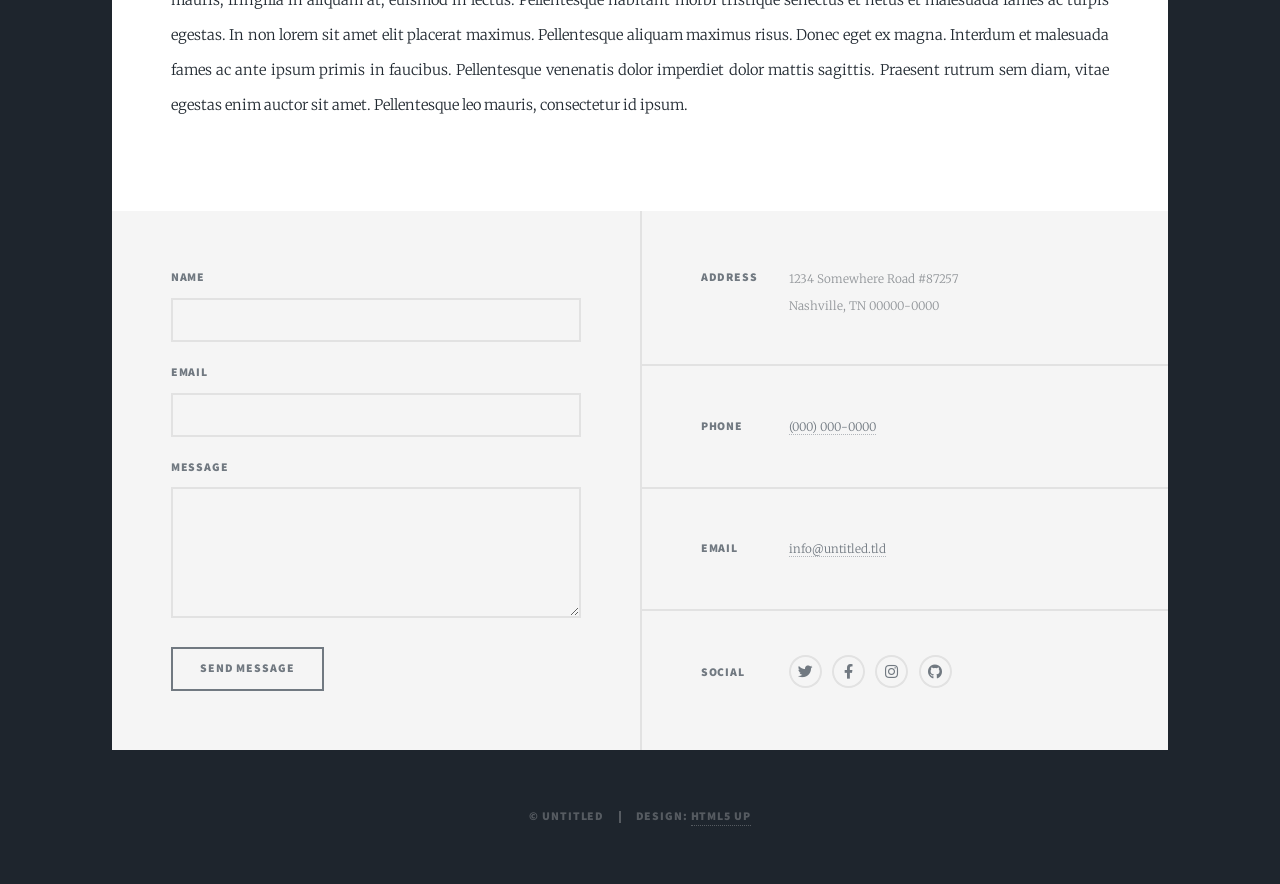
<file: generic.html>
<!DOCTYPE HTML>
<!--
	Massively by HTML5 UP
	html5up.net | @ajlkn
	Free for personal and commercial use under the CCA 3.0 license (html5up.net/license)
-->
<html>
	<head>
		<title>Generic Page - Massively by HTML5 UP</title>
		<meta charset="utf-8" />
		<meta name="viewport" content="width=device-width, initial-scale=1, user-scalable=no" />
		<link rel="stylesheet" href="assets/css/main.css" />
		<noscript><link rel="stylesheet" href="assets/css/noscript.css" /></noscript>
	</head>
	<body class="is-preload">

		<!-- Wrapper -->
			<div id="wrapper">

				<!-- Header -->
					<header id="header">
						<a href="index.html" class="logo">Massively</a>
					</header>

				<!-- Nav -->
					<nav id="nav">
						<ul class="links">
							<li><a href="index.html">This is Massively</a></li>
							<li class="active"><a href="generic.html">Generic Page</a></li>
							<li><a href="elements.html">Elements Reference</a></li>
						</ul>
						<ul class="icons">
							<li><a href="#" class="icon brands fa-twitter"><span class="label">Twitter</span></a></li>
							<li><a href="#" class="icon brands fa-facebook-f"><span class="label">Facebook</span></a></li>
							<li><a href="#" class="icon brands fa-instagram"><span class="label">Instagram</span></a></li>
							<li><a href="#" class="icon brands fa-github"><span class="label">GitHub</span></a></li>
						</ul>
					</nav>

				<!-- Main -->
					<div id="main">

						<!-- Post -->
							<section class="post">
								<header class="major">
									<span class="date">April 25, 2017</span>
									<h1>This is a<br />
									Generic Page</h1>
									<p>Aenean ornare velit lacus varius enim ullamcorper proin aliquam<br />
									facilisis ante sed etiam magna interdum congue. Lorem ipsum dolor<br />
									amet nullam sed etiam veroeros.</p>
								</header>
								<div class="image main"><img src="images/pic01.jpg" alt="" /></div>
								<p>Donec eget ex magna. Interdum et malesuada fames ac ante ipsum primis in faucibus. Pellentesque venenatis dolor imperdiet dolor mattis sagittis. Praesent rutrum sem diam, vitae egestas enim auctor sit amet. Pellentesque leo mauris, consectetur id ipsum sit amet, fergiat. Pellentesque in mi eu massa lacinia malesuada et a elit. Donec urna ex, lacinia in purus ac, pretium pulvinar mauris. Nunc lorem mauris, fringilla in aliquam at, euismod in lectus. Pellentesque habitant morbi tristique senectus et netus et malesuada fames ac turpis egestas. Curabitur sapien risus, commodo eget turpis at, elementum convallis enim turpis, lorem ipsum dolor sit amet nullam.</p>
								<p>Lorem ipsum dolor sit amet, consectetur adipiscing elit. Duis dapibus rutrum facilisis. Class aptent taciti sociosqu ad litora torquent per conubia nostra, per inceptos himenaeos. Etiam tristique libero eu nibh porttitor fermentum. Nullam venenatis erat id vehicula viverra. Nunc ultrices eros ut ultricies condimentum. Mauris risus lacus, blandit sit amet venenatis non, bibendum vitae dolor. Nunc lorem mauris, fringilla in aliquam at, euismod in lectus. Pellentesque habitant morbi tristique senectus et netus et malesuada fames ac turpis egestas. In non lorem sit amet elit placerat maximus. Pellentesque aliquam maximus risus. Donec eget ex magna. Interdum et malesuada fames ac ante ipsum primis in faucibus. Pellentesque venenatis dolor imperdiet dolor mattis sagittis. Praesent rutrum sem diam, vitae egestas enim auctor sit amet. Pellentesque leo mauris, consectetur id ipsum.</p>
							</section>

					</div>

				<!-- Footer -->
					<footer id="footer">
						<section>
							<form method="post" action="#">
								<div class="fields">
									<div class="field">
										<label for="name">Name</label>
										<input type="text" name="name" id="name" />
									</div>
									<div class="field">
										<label for="email">Email</label>
										<input type="text" name="email" id="email" />
									</div>
									<div class="field">
										<label for="message">Message</label>
										<textarea name="message" id="message" rows="3"></textarea>
									</div>
								</div>
								<ul class="actions">
									<li><input type="submit" value="Send Message" /></li>
								</ul>
							</form>
						</section>
						<section class="split contact">
							<section class="alt">
								<h3>Address</h3>
								<p>1234 Somewhere Road #87257<br />
								Nashville, TN 00000-0000</p>
							</section>
							<section>
								<h3>Phone</h3>
								<p><a href="#">(000) 000-0000</a></p>
							</section>
							<section>
								<h3>Email</h3>
								<p><a href="#">info@untitled.tld</a></p>
							</section>
							<section>
								<h3>Social</h3>
								<ul class="icons alt">
									<li><a href="#" class="icon brands alt fa-twitter"><span class="label">Twitter</span></a></li>
									<li><a href="#" class="icon brands alt fa-facebook-f"><span class="label">Facebook</span></a></li>
									<li><a href="#" class="icon brands alt fa-instagram"><span class="label">Instagram</span></a></li>
									<li><a href="#" class="icon brands alt fa-github"><span class="label">GitHub</span></a></li>
								</ul>
							</section>
						</section>
					</footer>

				<!-- Copyright -->
					<div id="copyright">
						<ul><li>&copy; Untitled</li><li>Design: <a href="https://html5up.net">HTML5 UP</a></li></ul>
					</div>

			</div>

		<!-- Scripts -->
			<script src="assets/js/jquery.min.js"></script>
			<script src="assets/js/jquery.scrollex.min.js"></script>
			<script src="assets/js/jquery.scrolly.min.js"></script>
			<script src="assets/js/browser.min.js"></script>
			<script src="assets/js/breakpoints.min.js"></script>
			<script src="assets/js/util.js"></script>
			<script src="assets/js/main.js"></script>

	</body>
</html>
</file>
<file: styles.css>
* {
    margin: 0;
    padding: 0;
    box-sizing: border-box;
}

:root {
    --primary-color: #1a365d;
    --secondary-color: #2563eb;
    --accent-color: #0ea5e9;
    --text-color: #1f2937;
    --text-light: #6b7280;
    --light-bg: #f8fafc;
    --white: #ffffff;
    --border-color: #e5e7eb;
    --gradient: linear-gradient(135deg, #1e40af 0%, #3b82f6 50%, #0ea5e9 100%);
    --gradient-muted: linear-gradient(135deg, #f1f5f9 0%, #e2e8f0 100%);
    --shadow-sm: 0 1px 2px 0 rgba(0, 0, 0, 0.05);
    --shadow: 0 4px 6px -1px rgba(0, 0, 0, 0.1), 0 2px 4px -1px rgba(0, 0, 0, 0.06);
    --shadow-lg: 0 10px 15px -3px rgba(0, 0, 0, 0.1), 0 4px 6px -2px rgba(0, 0, 0, 0.05);
    --shadow-xl: 0 20px 25px -5px rgba(0, 0, 0, 0.1), 0 10px 10px -5px rgba(0, 0, 0, 0.04);
    --transition: all 0.3s cubic-bezier(0.4, 0, 0.2, 1);
    --border-radius: 12px;
    --border-radius-lg: 16px;
}

body {
    font-family: 'Inter', -apple-system, BlinkMacSystemFont, 'Segoe UI', Roboto, 'Helvetica Neue', sans-serif;
    line-height: 1.7;
    color: var(--text-color);
    overflow-x: hidden;
    font-weight: 400;
    letter-spacing: -0.01em;
}

.container {
    max-width: 1200px;
    margin: 0 auto;
    padding: 0 24px;
}

/* Header */
header {
    background: var(--gradient);
    color: var(--white);
    padding: 4rem 0;
    text-align: center;
    position: relative;
    overflow: hidden;
}

header::before {
    content: '';
    position: absolute;
    top: 0;
    left: 0;
    right: 0;
    bottom: 0;
    background: linear-gradient(45deg, transparent 30%, rgba(255,255,255,0.02) 50%, transparent 70%);
    animation: shimmer 3s ease-in-out infinite;
}

@keyframes shimmer {
    0%, 100% { transform: translateX(-100%); }
    50% { transform: translateX(100%); }
}

.hero-content {
    position: relative;
    z-index: 2;
}

.profile-img {
    width: 120px;
    height: 120px;
    border-radius: 50%;
    margin: 0 auto 2rem;
    background: var(--white);
    display: flex;
    align-items: center;
    justify-content: center;
    font-size: 3rem;
    color: var(--primary-color);
    box-shadow: 0 8px 32px rgba(0, 0, 0, 0.12);
    animation: float 6s ease-in-out infinite;
    border: 4px solid rgba(255, 255, 255, 0.2);
    overflow: hidden;
}

.profile-img img {
    width: 100%;
    height: 100%;
    object-fit: cover;
    border-radius: 50%;
}

@keyframes float {
    0%, 100% { transform: translateY(0px); }
    50% { transform: translateY(-8px); }
}

h1 {
    font-size: 3rem;
    margin-bottom: 1rem;
    animation: fadeInUp 1s ease;
    font-weight: 700;
    letter-spacing: -0.02em;
}

.subtitle {
    font-size: 1.25rem;
    opacity: 0.95;
    margin-bottom: 2rem;
    animation: fadeInUp 1s ease 0.2s both;
    font-weight: 400;
    color: rgba(255, 255, 255, 0.9);
}

.contact-info {
    display: flex;
    justify-content: center;
    gap: 2.5rem;
    flex-wrap: wrap;
    margin-top: 2rem;
    animation: fadeInUp 1s ease 0.4s both;
}

.contact-item {
    display: flex;
    align-items: center;
    gap: 0.75rem;
    color: var(--white);
    text-decoration: none;
    transition: var(--transition);
    padding: 0.5rem 1rem;
    border-radius: 8px;
    font-weight: 500;
}

.contact-item:hover {
    transform: translateY(-2px);
    background: rgba(255, 255, 255, 0.1);
    backdrop-filter: blur(10px);
}

/* Navigation */
nav {
    background: var(--white);
    padding: 1rem 0;
    position: sticky;
    top: 0;
    z-index: 100;
    box-shadow: var(--shadow-sm);
    backdrop-filter: blur(10px);
    border-bottom: 1px solid var(--border-color);
}

.nav-container {
    display: flex;
    justify-content: center;
    gap: 0.5rem;
    flex-wrap: wrap;
}

.nav-link {
    color: var(--text-color);
    text-decoration: none;
    padding: 0.75rem 1.5rem;
    border-radius: var(--border-radius);
    transition: var(--transition);
    font-weight: 500;
    font-size: 0.95rem;
    position: relative;
}

.nav-link:hover {
    background: var(--light-bg);
    color: var(--secondary-color);
}

.nav-link.active {
    background: var(--secondary-color);
    color: var(--white);
    box-shadow: var(--shadow);
}

/* Sections */
section {
    padding: 5rem 0;
    opacity: 0;
    transform: translateY(30px);
    transition: var(--transition);
}

section.visible {
    opacity: 1;
    transform: translateY(0);
}

.section-title {
    text-align: center;
    font-size: 2.75rem;
    margin-bottom: 4rem;
    color: var(--primary-color);
    position: relative;
    font-weight: 700;
    letter-spacing: -0.02em;
}

.section-title::after {
    content: '';
    display: block;
    width: 80px;
    height: 4px;
    background: linear-gradient(90deg, var(--secondary-color), var(--accent-color));
    margin: 1.5rem auto;
    border-radius: 2px;
}

/* Summary */
.summary {
    background: var(--light-bg);
}

.summary-content {
    max-width: 900px;
    margin: 0 auto;
    text-align: center;
    font-size: 1.2rem;
    line-height: 1.8;
    color: var(--text-light);
    font-weight: 400;
}

/* Experience */
.experience-item {
    background: var(--white);
    padding: 2.5rem;
    margin-bottom: 2rem;
    border-radius: var(--border-radius-lg);
    box-shadow: var(--shadow);
    transition: var(--transition);
    border: 1px solid var(--border-color);
    position: relative;
}

.experience-item::before {
    content: '';
    position: absolute;
    left: 0;
    top: 0;
    bottom: 0;
    width: 4px;
    background: linear-gradient(135deg, var(--secondary-color), var(--accent-color));
    border-radius: 0 4px 4px 0;
}

.experience-item:hover {
    transform: translateY(-4px);
    box-shadow: var(--shadow-xl);
    border-color: var(--secondary-color);
}

.job-header {
    display: flex;
    justify-content: space-between;
    align-items: flex-start;
    margin-bottom: 1.5rem;
    flex-wrap: wrap;
    gap: 1rem;
}

.job-title {
    font-size: 1.4rem;
    color: var(--primary-color);
    font-weight: 700;
    margin-bottom: 0.5rem;
}

.company {
    font-size: 1.1rem;
    color: var(--secondary-color);
    margin-bottom: 0.5rem;
    font-weight: 600;
}

.duration {
    background: var(--gradient-muted);
    color: var(--text-color);
    padding: 0.5rem 1rem;
    border-radius: var(--border-radius);
    font-size: 0.9rem;
    white-space: nowrap;
    font-weight: 600;
    border: 1px solid var(--border-color);
}

.achievements {
    list-style: none;
    margin-top: 1.5rem;
}

.achievements li {
    padding: 0.75rem 0;
    position: relative;
    padding-left: 2rem;
    color: var(--text-light);
    line-height: 1.7;
}

.achievements li::before {
    content: '→';
    position: absolute;
    left: 0;
    color: var(--secondary-color);
    font-weight: bold;
    font-size: 1.1rem;
}

.tech-stack {
    margin-top: 1.5rem;
    padding-top: 1.5rem;
    border-top: 1px solid var(--border-color);
    font-size: 0.95rem;
}

.tech-stack strong {
    color: var(--primary-color);
    font-weight: 600;
}

/* Skills */
.skills {
    background: var(--light-bg);
}

.skills-grid {
    display: grid;
    grid-template-columns: repeat(auto-fit, minmax(350px, 1fr));
    gap: 2rem;
}

.skill-category {
    background: var(--white);
    padding: 2.5rem;
    border-radius: var(--border-radius-lg);
    box-shadow: var(--shadow);
    text-align: center;
    transition: var(--transition);
    border: 1px solid var(--border-color);
}

.skill-category:hover {
    transform: translateY(-4px);
    box-shadow: var(--shadow-lg);
}

.skill-category h3 {
    color: var(--primary-color);
    margin-bottom: 1.5rem;
    font-size: 1.3rem;
    font-weight: 600;
}

.skill-category h3 i {
    margin-right: 0.5rem;
    color: var(--secondary-color);
}

.skill-tags {
    display: flex;
    flex-wrap: wrap;
    gap: 0.75rem;
    justify-content: center;
}

.skill-tag {
    background: var(--gradient-muted);
    color: var(--text-color);
    padding: 0.6rem 1.2rem;
    border-radius: var(--border-radius);
    font-size: 0.9rem;
    transition: var(--transition);
    font-weight: 500;
    border: 1px solid var(--border-color);
}

.skill-tag:hover {
    background: var(--secondary-color);
    color: var(--white);
    transform: translateY(-2px);
    box-shadow: var(--shadow);
}

/* Projects */
.projects-grid {
    display: grid;
    grid-template-columns: repeat(auto-fit, minmax(380px, 1fr));
    gap: 2rem;
}

.project-card {
    background: var(--white);
    border-radius: var(--border-radius-lg);
    overflow: hidden;
    box-shadow: var(--shadow);
    transition: var(--transition);
    border: 1px solid var(--border-color);
}

.project-card:hover {
    transform: translateY(-6px);
    box-shadow: var(--shadow-xl);
}

.project-header {
    background: var(--gradient);
    color: var(--white);
    padding: 2rem 1.5rem;
    text-align: center;
    position: relative;
}

.project-title {
    font-size: 1.5rem;
    margin-bottom: 0.5rem;
    font-weight: 700;
}

.project-content {
    padding: 2rem 1.5rem;
}

.project-content p {
    color: var(--text-light);
    line-height: 1.7;
    margin-bottom: 1.5rem;
}

.project-link {
    display: inline-flex;
    align-items: center;
    gap: 0.5rem;
    color: var(--secondary-color);
    text-decoration: none;
    font-weight: 600;
    transition: var(--transition);
    padding: 0.5rem 0;
}

.project-link:hover {
    color: var(--primary-color);
    transform: translateX(4px);
}

/* Education & Certification */
.education, .certification {
    background: var(--light-bg);
}

.education-item, .cert-item {
    background: var(--white);
    padding: 2.5rem;
    border-radius: var(--border-radius-lg);
    box-shadow: var(--shadow);
    text-align: center;
    transition: var(--transition);
    border: 1px solid var(--border-color);
    max-width: 800px;
    margin: 0 auto;
}

.education-item:hover, .cert-item:hover {
    transform: translateY(-4px);
    box-shadow: var(--shadow-lg);
}

.education-item h3, .cert-item h3 {
    color: var(--primary-color);
    font-weight: 600;
    margin-bottom: 1rem;
    font-size: 1.3rem;
}

.education-item h3 i, .cert-item h3 i {
    margin-right: 0.75rem;
    color: var(--secondary-color);
}

.education-item p, .cert-item p {
    color: var(--text-light);
    line-height: 1.7;
    margin-bottom: 0.5rem;
}

/* Footer */
footer {
    background: var(--primary-color);
    color: var(--white);
    text-align: center;
    padding: 3rem 0;
}

.social-links {
    display: flex;
    justify-content: center;
    gap: 1.5rem;
    margin-bottom: 2rem;
}

.social-link {
    display: inline-flex;
    align-items: center;
    justify-content: center;
    width: 56px;
    height: 56px;
    background: var(--secondary-color);
    color: var(--white);
    border-radius: 50%;
    text-decoration: none;
    transition: var(--transition);
    font-size: 1.2rem;
}

.social-link:hover {
    background: var(--white);
    color: var(--secondary-color);
    transform: translateY(-3px);
    box-shadow: var(--shadow-lg);
}

footer p {
    color: rgba(255, 255, 255, 0.8);
    font-size: 0.95rem;
}

/* Animations */
@keyframes fadeInUp {
    from {
        opacity: 0;
        transform: translateY(30px);
    }
    to {
        opacity: 1;
        transform: translateY(0);
    }
}

/* Responsive */
@media (max-width: 768px) {
    .container {
        padding: 0 20px;
    }
    
    h1 { 
        font-size: 2.5rem; 
    }
    
    .section-title {
        font-size: 2.25rem;
        margin-bottom: 3rem;
    }
    
    .contact-info { 
        gap: 1.5rem;
        flex-direction: column;
        align-items: center;
    }
    
    .nav-container { 
        gap: 0.25rem; 
    }
    
    .nav-link {
        padding: 0.6rem 1rem;
        font-size: 0.9rem;
    }
    
    .job-header { 
        flex-direction: column; 
        align-items: flex-start; 
    }
    
    .projects-grid { 
        grid-template-columns: 1fr; 
    }
    
    .skills-grid { 
        grid-template-columns: 1fr; 
    }
    
    section {
        padding: 3rem 0;
    }
    
    .experience-item,
    .skill-category,
    .education-item,
    .cert-item {
        padding: 2rem;
    }
}

@media (max-width: 480px) {
    .profile-img {
        width: 100px;
        height: 100px;
        font-size: 2.5rem;
    }
    
    .profile-img img {
        width: 100%;
        height: 100%;
        object-fit: cover;
    }
    
    h1 {
        font-size: 2rem;
    }
    
    .subtitle {
        font-size: 1.1rem;
    }
    
    .section-title {
        font-size: 2rem;
    }
}

/* Scroll indicator */
.scroll-indicator {
    position: fixed;
    top: 0;
    left: 0;
    width: 0%;
    height: 3px;
    background: linear-gradient(90deg, var(--secondary-color), var(--accent-color));
    z-index: 1000;
    transition: width 0.1s;
}
</file>
<file: assets/css/main.css>
@import url(fontawesome-all.min.css);
@import url("https://fonts.googleapis.com/css?family=Merriweather:300,700,300italic,700italic|Source+Sans+Pro:900");

/*
	Massively by HTML5 UP
	html5up.net | @ajlkn
	Free for personal and commercial use under the CCA 3.0 license (html5up.net/license)
*/

html, body, div, span, applet, object,
iframe, h1, h2, h3, h4, h5, h6, p, blockquote,
pre, a, abbr, acronym, address, big, cite,
code, del, dfn, em, img, ins, kbd, q, s, samp,
small, strike, strong, sub, sup, tt, var, b,
u, i, center, dl, dt, dd, ol, ul, li, fieldset,
form, label, legend, table, caption, tbody,
tfoot, thead, tr, th, td, article, aside,
canvas, details, embed, figure, figcaption,
footer, header, hgroup, menu, nav, output, ruby,
section, summary, time, mark, audio, video {
	margin: 0;
	padding: 0;
	border: 0;
	font-size: 100%;
	font: inherit;
	vertical-align: baseline;}

article, aside, details, figcaption, figure,
footer, header, hgroup, menu, nav, section {
	display: block;}

body {
	line-height: 1;
}

ol, ul {
	list-style: none;
}

blockquote, q {
	quotes: none;
}

	blockquote:before, blockquote:after, q:before, q:after {
		content: '';
		content: none;
	}

table {
	border-collapse: collapse;
	border-spacing: 0;
}

body {
	-webkit-text-size-adjust: none;
}

mark {
	background-color: transparent;
	color: inherit;
}

input::-moz-focus-inner {
	border: 0;
	padding: 0;
}

input, select, textarea {
	-moz-appearance: none;
	-webkit-appearance: none;
	-ms-appearance: none;
	appearance: none;
}

/* Basic */

	@-ms-viewport {
		width: device-width;
	}

	body {
		-ms-overflow-style: scrollbar;
	}

	@media screen and (max-width: 480px) {

		html, body {
			min-width: 320px;
		}

	}

	html {
		box-sizing: border-box;
	}

	*, *:before, *:after {
		box-sizing: inherit;
	}

	body {
		background-color: #1e252d;
	}

		body.is-preload *, body.is-preload *:before, body.is-preload *:after {
			-moz-animation: none !important;
			-webkit-animation: none !important;
			-ms-animation: none !important;
			animation: none !important;
			-moz-transition: none !important;
			-webkit-transition: none !important;
			-ms-transition: none !important;
			transition: none !important;
		}

/* Type */

	html {
		font-size: 16pt;
	}

		@media screen and (max-width: 1680px) {

			html {
				font-size: 12pt;
			}

		}

		@media screen and (max-width: 1280px) {

			html {
				font-size: 11pt;
			}

		}

		@media screen and (max-width: 360px) {

			html {
				font-size: 10pt;
			}

		}

	body {
		color: #212931;
	}

	body, input, select, textarea {
		font-family: "Merriweather", Georgia, serif;
		font-weight: 300;
		font-size: 1rem;
		line-height: 2.375;
	}

	a {
		-moz-transition: color 0.2s ease-in-out, background-color 0.2s ease-in-out, border-color 0.2s ease-in-out, box-shadow 0.2s ease-in-out;
		-webkit-transition: color 0.2s ease-in-out, background-color 0.2s ease-in-out, border-color 0.2s ease-in-out, box-shadow 0.2s ease-in-out;
		-ms-transition: color 0.2s ease-in-out, background-color 0.2s ease-in-out, border-color 0.2s ease-in-out, box-shadow 0.2s ease-in-out;
		transition: color 0.2s ease-in-out, background-color 0.2s ease-in-out, border-color 0.2s ease-in-out, box-shadow 0.2s ease-in-out;
		border-bottom: dotted 1px;
		text-decoration: none;
	}

		a:hover {
			border-bottom-color: transparent;
		}

	strong, b {
		font-weight: 600;
	}

	em, i {
		font-style: italic;
	}

	p {
		text-align: justify;
		margin: 0 0 2rem 0;
	}

	h1, h2, h3, h4, h5, h6 {
		font-family: "Source Sans Pro", Helvetica, sans-serif;
		font-weight: 900;
		line-height: 1.5;
		letter-spacing: 0.075em;
		text-transform: uppercase;
		margin: 0 0 1rem 0;
	}

		h1 a, h2 a, h3 a, h4 a, h5 a, h6 a {
			border-bottom: 0;
			color: inherit;
			text-decoration: none;
		}

	h1 {
		font-size: 4rem;
		line-height: 1.1;
		margin: 0 0 2rem 0;
	}

	h2 {
		font-size: 1.75rem;
		line-height: 1.3;
		margin: 0 0 1.5rem 0;
	}

	h3 {
		font-size: 1.25rem;
		margin: 0 0 1.5rem 0;
	}

	h4 {
		font-size: 1rem;
	}

	h5 {
		font-size: 0.9rem;
	}

	h6 {
		font-size: 0.8rem;
	}

	sub {
		font-size: 0.8rem;
		position: relative;
		top: 0.5rem;
	}

	sup {
		font-size: 0.8rem;
		position: relative;
		top: -0.5rem;
	}

	blockquote {
		border-left: solid 4px;
		font-style: italic;
		margin: 0 0 2rem 0;
		padding: 0.5rem 0 0.5rem 2rem;
	}

	code {
		border: solid 2px;
		font-family: "Courier New", monospace;
		font-size: 0.9rem;
		margin: 0 0.25rem;
		padding: 0.25rem 0.65rem;
	}

	pre {
		-webkit-overflow-scrolling: touch;
		font-family: "Courier New", monospace;
		font-size: 0.9rem;
		margin: 0 0 2rem 0;
	}

		pre code {
			display: block;
			line-height: 1.75;
			padding: 1rem 1.5rem;
			overflow-x: auto;
		}

	hr {
		border: 0;
		border-bottom: solid 2px;
		margin: 3rem 0;
	}

		hr.major {
			margin: 5rem 0;
		}

	.align-left {
		text-align: left;
	}

	.align-center {
		text-align: center;
	}

	.align-right {
		text-align: right;
	}

	input, select, textarea {
		color: #212931;
	}

	a {
		color: #212931;
		border-bottom-color: rgba(33, 41, 49, 0.5);
	}

		a:hover {
			border-bottom-color: transparent;
			color: #18bfef !important;
		}

	strong, b {
		color: #212931;
	}

	h1, h2, h3, h4, h5, h6 {
		color: #212931;
	}

	blockquote {
		border-left-color: #eeeeee;
	}

	code {
		background: rgba(220, 220, 220, 0.25);
		border-color: #eeeeee;
	}

	hr {
		border-bottom-color: #eeeeee;
	}

/* Row */

	.row {
		display: flex;
		flex-wrap: wrap;
		box-sizing: border-box;
		align-items: stretch;
	}

		.row > * {
			box-sizing: border-box;
		}

		.row.gtr-uniform > * > :last-child {
			margin-bottom: 0;
		}

		.row.aln-left {
			justify-content: flex-start;
		}

		.row.aln-center {
			justify-content: center;
		}

		.row.aln-right {
			justify-content: flex-end;
		}

		.row.aln-top {
			align-items: flex-start;
		}

		.row.aln-middle {
			align-items: center;
		}

		.row.aln-bottom {
			align-items: flex-end;
		}

		.row > .imp {
			order: -1;
		}

		.row > .col-1 {
			width: 8.33333%;
		}

		.row > .off-1 {
			margin-left: 8.33333%;
		}

		.row > .col-2 {
			width: 16.66667%;
		}

		.row > .off-2 {
			margin-left: 16.66667%;
		}

		.row > .col-3 {
			width: 25%;
		}

		.row > .off-3 {
			margin-left: 25%;
		}

		.row > .col-4 {
			width: 33.33333%;
		}

		.row > .off-4 {
			margin-left: 33.33333%;
		}

		.row > .col-5 {
			width: 41.66667%;
		}

		.row > .off-5 {
			margin-left: 41.66667%;
		}

		.row > .col-6 {
			width: 50%;
		}

		.row > .off-6 {
			margin-left: 50%;
		}

		.row > .col-7 {
			width: 58.33333%;
		}

		.row > .off-7 {
			margin-left: 58.33333%;
		}

		.row > .col-8 {
			width: 66.66667%;
		}

		.row > .off-8 {
			margin-left: 66.66667%;
		}

		.row > .col-9 {
			width: 75%;
		}

		.row > .off-9 {
			margin-left: 75%;
		}

		.row > .col-10 {
			width: 83.33333%;
		}

		.row > .off-10 {
			margin-left: 83.33333%;
		}

		.row > .col-11 {
			width: 91.66667%;
		}

		.row > .off-11 {
			margin-left: 91.66667%;
		}

		.row > .col-12 {
			width: 100%;
		}

		.row > .off-12 {
			margin-left: 100%;
		}

		.row.gtr-0 {
			margin-top: 0;
			margin-left: 0rem;
		}

			.row.gtr-0 > * {
				padding: 0 0 0 0rem;
			}

			.row.gtr-0.gtr-uniform {
				margin-top: 0rem;
			}

				.row.gtr-0.gtr-uniform > * {
					padding-top: 0rem;
				}

		.row.gtr-25 {
			margin-top: 0;
			margin-left: -0.375rem;
		}

			.row.gtr-25 > * {
				padding: 0 0 0 0.375rem;
			}

			.row.gtr-25.gtr-uniform {
				margin-top: -0.375rem;
			}

				.row.gtr-25.gtr-uniform > * {
					padding-top: 0.375rem;
				}

		.row.gtr-50 {
			margin-top: 0;
			margin-left: -0.75rem;
		}

			.row.gtr-50 > * {
				padding: 0 0 0 0.75rem;
			}

			.row.gtr-50.gtr-uniform {
				margin-top: -0.75rem;
			}

				.row.gtr-50.gtr-uniform > * {
					padding-top: 0.75rem;
				}

		.row {
			margin-top: 0;
			margin-left: -1.5rem;
		}

			.row > * {
				padding: 0 0 0 1.5rem;
			}

			.row.gtr-uniform {
				margin-top: -1.5rem;
			}

				.row.gtr-uniform > * {
					padding-top: 1.5rem;
				}

		.row.gtr-150 {
			margin-top: 0;
			margin-left: -2.25rem;
		}

			.row.gtr-150 > * {
				padding: 0 0 0 2.25rem;
			}

			.row.gtr-150.gtr-uniform {
				margin-top: -2.25rem;
			}

				.row.gtr-150.gtr-uniform > * {
					padding-top: 2.25rem;
				}

		.row.gtr-200 {
			margin-top: 0;
			margin-left: -3rem;
		}

			.row.gtr-200 > * {
				padding: 0 0 0 3rem;
			}

			.row.gtr-200.gtr-uniform {
				margin-top: -3rem;
			}

				.row.gtr-200.gtr-uniform > * {
					padding-top: 3rem;
				}

		@media screen and (max-width: 1680px) {

			.row {
				display: flex;
				flex-wrap: wrap;
				box-sizing: border-box;
				align-items: stretch;
			}

				.row > * {
					box-sizing: border-box;
				}

				.row.gtr-uniform > * > :last-child {
					margin-bottom: 0;
				}

				.row.aln-left {
					justify-content: flex-start;
				}

				.row.aln-center {
					justify-content: center;
				}

				.row.aln-right {
					justify-content: flex-end;
				}

				.row.aln-top {
					align-items: flex-start;
				}

				.row.aln-middle {
					align-items: center;
				}

				.row.aln-bottom {
					align-items: flex-end;
				}

				.row > .imp-xlarge {
					order: -1;
				}

				.row > .col-1-xlarge {
					width: 8.33333%;
				}

				.row > .off-1-xlarge {
					margin-left: 8.33333%;
				}

				.row > .col-2-xlarge {
					width: 16.66667%;
				}

				.row > .off-2-xlarge {
					margin-left: 16.66667%;
				}

				.row > .col-3-xlarge {
					width: 25%;
				}

				.row > .off-3-xlarge {
					margin-left: 25%;
				}

				.row > .col-4-xlarge {
					width: 33.33333%;
				}

				.row > .off-4-xlarge {
					margin-left: 33.33333%;
				}

				.row > .col-5-xlarge {
					width: 41.66667%;
				}

				.row > .off-5-xlarge {
					margin-left: 41.66667%;
				}

				.row > .col-6-xlarge {
					width: 50%;
				}

				.row > .off-6-xlarge {
					margin-left: 50%;
				}

				.row > .col-7-xlarge {
					width: 58.33333%;
				}

				.row > .off-7-xlarge {
					margin-left: 58.33333%;
				}

				.row > .col-8-xlarge {
					width: 66.66667%;
				}

				.row > .off-8-xlarge {
					margin-left: 66.66667%;
				}

				.row > .col-9-xlarge {
					width: 75%;
				}

				.row > .off-9-xlarge {
					margin-left: 75%;
				}

				.row > .col-10-xlarge {
					width: 83.33333%;
				}

				.row > .off-10-xlarge {
					margin-left: 83.33333%;
				}

				.row > .col-11-xlarge {
					width: 91.66667%;
				}

				.row > .off-11-xlarge {
					margin-left: 91.66667%;
				}

				.row > .col-12-xlarge {
					width: 100%;
				}

				.row > .off-12-xlarge {
					margin-left: 100%;
				}

				.row.gtr-0 {
					margin-top: 0;
					margin-left: 0rem;
				}

					.row.gtr-0 > * {
						padding: 0 0 0 0rem;
					}

					.row.gtr-0.gtr-uniform {
						margin-top: 0rem;
					}

						.row.gtr-0.gtr-uniform > * {
							padding-top: 0rem;
						}

				.row.gtr-25 {
					margin-top: 0;
					margin-left: -0.375rem;
				}

					.row.gtr-25 > * {
						padding: 0 0 0 0.375rem;
					}

					.row.gtr-25.gtr-uniform {
						margin-top: -0.375rem;
					}

						.row.gtr-25.gtr-uniform > * {
							padding-top: 0.375rem;
						}

				.row.gtr-50 {
					margin-top: 0;
					margin-left: -0.75rem;
				}

					.row.gtr-50 > * {
						padding: 0 0 0 0.75rem;
					}

					.row.gtr-50.gtr-uniform {
						margin-top: -0.75rem;
					}

						.row.gtr-50.gtr-uniform > * {
							padding-top: 0.75rem;
						}

				.row {
					margin-top: 0;
					margin-left: -1.5rem;
				}

					.row > * {
						padding: 0 0 0 1.5rem;
					}

					.row.gtr-uniform {
						margin-top: -1.5rem;
					}

						.row.gtr-uniform > * {
							padding-top: 1.5rem;
						}

				.row.gtr-150 {
					margin-top: 0;
					margin-left: -2.25rem;
				}

					.row.gtr-150 > * {
						padding: 0 0 0 2.25rem;
					}

					.row.gtr-150.gtr-uniform {
						margin-top: -2.25rem;
					}

						.row.gtr-150.gtr-uniform > * {
							padding-top: 2.25rem;
						}

				.row.gtr-200 {
					margin-top: 0;
					margin-left: -3rem;
				}

					.row.gtr-200 > * {
						padding: 0 0 0 3rem;
					}

					.row.gtr-200.gtr-uniform {
						margin-top: -3rem;
					}

						.row.gtr-200.gtr-uniform > * {
							padding-top: 3rem;
						}

		}

		@media screen and (max-width: 1280px) {

			.row {
				display: flex;
				flex-wrap: wrap;
				box-sizing: border-box;
				align-items: stretch;
			}

				.row > * {
					box-sizing: border-box;
				}

				.row.gtr-uniform > * > :last-child {
					margin-bottom: 0;
				}

				.row.aln-left {
					justify-content: flex-start;
				}

				.row.aln-center {
					justify-content: center;
				}

				.row.aln-right {
					justify-content: flex-end;
				}

				.row.aln-top {
					align-items: flex-start;
				}

				.row.aln-middle {
					align-items: center;
				}

				.row.aln-bottom {
					align-items: flex-end;
				}

				.row > .imp-large {
					order: -1;
				}

				.row > .col-1-large {
					width: 8.33333%;
				}

				.row > .off-1-large {
					margin-left: 8.33333%;
				}

				.row > .col-2-large {
					width: 16.66667%;
				}

				.row > .off-2-large {
					margin-left: 16.66667%;
				}

				.row > .col-3-large {
					width: 25%;
				}

				.row > .off-3-large {
					margin-left: 25%;
				}

				.row > .col-4-large {
					width: 33.33333%;
				}

				.row > .off-4-large {
					margin-left: 33.33333%;
				}

				.row > .col-5-large {
					width: 41.66667%;
				}

				.row > .off-5-large {
					margin-left: 41.66667%;
				}

				.row > .col-6-large {
					width: 50%;
				}

				.row > .off-6-large {
					margin-left: 50%;
				}

				.row > .col-7-large {
					width: 58.33333%;
				}

				.row > .off-7-large {
					margin-left: 58.33333%;
				}

				.row > .col-8-large {
					width: 66.66667%;
				}

				.row > .off-8-large {
					margin-left: 66.66667%;
				}

				.row > .col-9-large {
					width: 75%;
				}

				.row > .off-9-large {
					margin-left: 75%;
				}

				.row > .col-10-large {
					width: 83.33333%;
				}

				.row > .off-10-large {
					margin-left: 83.33333%;
				}

				.row > .col-11-large {
					width: 91.66667%;
				}

				.row > .off-11-large {
					margin-left: 91.66667%;
				}

				.row > .col-12-large {
					width: 100%;
				}

				.row > .off-12-large {
					margin-left: 100%;
				}

				.row.gtr-0 {
					margin-top: 0;
					margin-left: 0rem;
				}

					.row.gtr-0 > * {
						padding: 0 0 0 0rem;
					}

					.row.gtr-0.gtr-uniform {
						margin-top: 0rem;
					}

						.row.gtr-0.gtr-uniform > * {
							padding-top: 0rem;
						}

				.row.gtr-25 {
					margin-top: 0;
					margin-left: -0.375rem;
				}

					.row.gtr-25 > * {
						padding: 0 0 0 0.375rem;
					}

					.row.gtr-25.gtr-uniform {
						margin-top: -0.375rem;
					}

						.row.gtr-25.gtr-uniform > * {
							padding-top: 0.375rem;
						}

				.row.gtr-50 {
					margin-top: 0;
					margin-left: -0.75rem;
				}

					.row.gtr-50 > * {
						padding: 0 0 0 0.75rem;
					}

					.row.gtr-50.gtr-uniform {
						margin-top: -0.75rem;
					}

						.row.gtr-50.gtr-uniform > * {
							padding-top: 0.75rem;
						}

				.row {
					margin-top: 0;
					margin-left: -1.5rem;
				}

					.row > * {
						padding: 0 0 0 1.5rem;
					}

					.row.gtr-uniform {
						margin-top: -1.5rem;
					}

						.row.gtr-uniform > * {
							padding-top: 1.5rem;
						}

				.row.gtr-150 {
					margin-top: 0;
					margin-left: -2.25rem;
				}

					.row.gtr-150 > * {
						padding: 0 0 0 2.25rem;
					}

					.row.gtr-150.gtr-uniform {
						margin-top: -2.25rem;
					}

						.row.gtr-150.gtr-uniform > * {
							padding-top: 2.25rem;
						}

				.row.gtr-200 {
					margin-top: 0;
					margin-left: -3rem;
				}

					.row.gtr-200 > * {
						padding: 0 0 0 3rem;
					}

					.row.gtr-200.gtr-uniform {
						margin-top: -3rem;
					}

						.row.gtr-200.gtr-uniform > * {
							padding-top: 3rem;
						}

		}

		@media screen and (max-width: 980px) {

			.row {
				display: flex;
				flex-wrap: wrap;
				box-sizing: border-box;
				align-items: stretch;
			}

				.row > * {
					box-sizing: border-box;
				}

				.row.gtr-uniform > * > :last-child {
					margin-bottom: 0;
				}

				.row.aln-left {
					justify-content: flex-start;
				}

				.row.aln-center {
					justify-content: center;
				}

				.row.aln-right {
					justify-content: flex-end;
				}

				.row.aln-top {
					align-items: flex-start;
				}

				.row.aln-middle {
					align-items: center;
				}

				.row.aln-bottom {
					align-items: flex-end;
				}

				.row > .imp-medium {
					order: -1;
				}

				.row > .col-1-medium {
					width: 8.33333%;
				}

				.row > .off-1-medium {
					margin-left: 8.33333%;
				}

				.row > .col-2-medium {
					width: 16.66667%;
				}

				.row > .off-2-medium {
					margin-left: 16.66667%;
				}

				.row > .col-3-medium {
					width: 25%;
				}

				.row > .off-3-medium {
					margin-left: 25%;
				}

				.row > .col-4-medium {
					width: 33.33333%;
				}

				.row > .off-4-medium {
					margin-left: 33.33333%;
				}

				.row > .col-5-medium {
					width: 41.66667%;
				}

				.row > .off-5-medium {
					margin-left: 41.66667%;
				}

				.row > .col-6-medium {
					width: 50%;
				}

				.row > .off-6-medium {
					margin-left: 50%;
				}

				.row > .col-7-medium {
					width: 58.33333%;
				}

				.row > .off-7-medium {
					margin-left: 58.33333%;
				}

				.row > .col-8-medium {
					width: 66.66667%;
				}

				.row > .off-8-medium {
					margin-left: 66.66667%;
				}

				.row > .col-9-medium {
					width: 75%;
				}

				.row > .off-9-medium {
					margin-left: 75%;
				}

				.row > .col-10-medium {
					width: 83.33333%;
				}

				.row > .off-10-medium {
					margin-left: 83.33333%;
				}

				.row > .col-11-medium {
					width: 91.66667%;
				}

				.row > .off-11-medium {
					margin-left: 91.66667%;
				}

				.row > .col-12-medium {
					width: 100%;
				}

				.row > .off-12-medium {
					margin-left: 100%;
				}

				.row.gtr-0 {
					margin-top: 0;
					margin-left: 0rem;
				}

					.row.gtr-0 > * {
						padding: 0 0 0 0rem;
					}

					.row.gtr-0.gtr-uniform {
						margin-top: 0rem;
					}

						.row.gtr-0.gtr-uniform > * {
							padding-top: 0rem;
						}

				.row.gtr-25 {
					margin-top: 0;
					margin-left: -0.375rem;
				}

					.row.gtr-25 > * {
						padding: 0 0 0 0.375rem;
					}

					.row.gtr-25.gtr-uniform {
						margin-top: -0.375rem;
					}

						.row.gtr-25.gtr-uniform > * {
							padding-top: 0.375rem;
						}

				.row.gtr-50 {
					margin-top: 0;
					margin-left: -0.75rem;
				}

					.row.gtr-50 > * {
						padding: 0 0 0 0.75rem;
					}

					.row.gtr-50.gtr-uniform {
						margin-top: -0.75rem;
					}

						.row.gtr-50.gtr-uniform > * {
							padding-top: 0.75rem;
						}

				.row {
					margin-top: 0;
					margin-left: -1.5rem;
				}

					.row > * {
						padding: 0 0 0 1.5rem;
					}

					.row.gtr-uniform {
						margin-top: -1.5rem;
					}

						.row.gtr-uniform > * {
							padding-top: 1.5rem;
						}

				.row.gtr-150 {
					margin-top: 0;
					margin-left: -2.25rem;
				}

					.row.gtr-150 > * {
						padding: 0 0 0 2.25rem;
					}

					.row.gtr-150.gtr-uniform {
						margin-top: -2.25rem;
					}

						.row.gtr-150.gtr-uniform > * {
							padding-top: 2.25rem;
						}

				.row.gtr-200 {
					margin-top: 0;
					margin-left: -3rem;
				}

					.row.gtr-200 > * {
						padding: 0 0 0 3rem;
					}

					.row.gtr-200.gtr-uniform {
						margin-top: -3rem;
					}

						.row.gtr-200.gtr-uniform > * {
							padding-top: 3rem;
						}

		}

		@media screen and (max-width: 736px) {

			.row {
				display: flex;
				flex-wrap: wrap;
				box-sizing: border-box;
				align-items: stretch;
			}

				.row > * {
					box-sizing: border-box;
				}

				.row.gtr-uniform > * > :last-child {
					margin-bottom: 0;
				}

				.row.aln-left {
					justify-content: flex-start;
				}

				.row.aln-center {
					justify-content: center;
				}

				.row.aln-right {
					justify-content: flex-end;
				}

				.row.aln-top {
					align-items: flex-start;
				}

				.row.aln-middle {
					align-items: center;
				}

				.row.aln-bottom {
					align-items: flex-end;
				}

				.row > .imp-small {
					order: -1;
				}

				.row > .col-1-small {
					width: 8.33333%;
				}

				.row > .off-1-small {
					margin-left: 8.33333%;
				}

				.row > .col-2-small {
					width: 16.66667%;
				}

				.row > .off-2-small {
					margin-left: 16.66667%;
				}

				.row > .col-3-small {
					width: 25%;
				}

				.row > .off-3-small {
					margin-left: 25%;
				}

				.row > .col-4-small {
					width: 33.33333%;
				}

				.row > .off-4-small {
					margin-left: 33.33333%;
				}

				.row > .col-5-small {
					width: 41.66667%;
				}

				.row > .off-5-small {
					margin-left: 41.66667%;
				}

				.row > .col-6-small {
					width: 50%;
				}

				.row > .off-6-small {
					margin-left: 50%;
				}

				.row > .col-7-small {
					width: 58.33333%;
				}

				.row > .off-7-small {
					margin-left: 58.33333%;
				}

				.row > .col-8-small {
					width: 66.66667%;
				}

				.row > .off-8-small {
					margin-left: 66.66667%;
				}

				.row > .col-9-small {
					width: 75%;
				}

				.row > .off-9-small {
					margin-left: 75%;
				}

				.row > .col-10-small {
					width: 83.33333%;
				}

				.row > .off-10-small {
					margin-left: 83.33333%;
				}

				.row > .col-11-small {
					width: 91.66667%;
				}

				.row > .off-11-small {
					margin-left: 91.66667%;
				}

				.row > .col-12-small {
					width: 100%;
				}

				.row > .off-12-small {
					margin-left: 100%;
				}

				.row.gtr-0 {
					margin-top: 0;
					margin-left: 0rem;
				}

					.row.gtr-0 > * {
						padding: 0 0 0 0rem;
					}

					.row.gtr-0.gtr-uniform {
						margin-top: 0rem;
					}

						.row.gtr-0.gtr-uniform > * {
							padding-top: 0rem;
						}

				.row.gtr-25 {
					margin-top: 0;
					margin-left: -0.375rem;
				}

					.row.gtr-25 > * {
						padding: 0 0 0 0.375rem;
					}

					.row.gtr-25.gtr-uniform {
						margin-top: -0.375rem;
					}

						.row.gtr-25.gtr-uniform > * {
							padding-top: 0.375rem;
						}

				.row.gtr-50 {
					margin-top: 0;
					margin-left: -0.75rem;
				}

					.row.gtr-50 > * {
						padding: 0 0 0 0.75rem;
					}

					.row.gtr-50.gtr-uniform {
						margin-top: -0.75rem;
					}

						.row.gtr-50.gtr-uniform > * {
							padding-top: 0.75rem;
						}

				.row {
					margin-top: 0;
					margin-left: -1.5rem;
				}

					.row > * {
						padding: 0 0 0 1.5rem;
					}

					.row.gtr-uniform {
						margin-top: -1.5rem;
					}

						.row.gtr-uniform > * {
							padding-top: 1.5rem;
						}

				.row.gtr-150 {
					margin-top: 0;
					margin-left: -2.25rem;
				}

					.row.gtr-150 > * {
						padding: 0 0 0 2.25rem;
					}

					.row.gtr-150.gtr-uniform {
						margin-top: -2.25rem;
					}

						.row.gtr-150.gtr-uniform > * {
							padding-top: 2.25rem;
						}

				.row.gtr-200 {
					margin-top: 0;
					margin-left: -3rem;
				}

					.row.gtr-200 > * {
						padding: 0 0 0 3rem;
					}

					.row.gtr-200.gtr-uniform {
						margin-top: -3rem;
					}

						.row.gtr-200.gtr-uniform > * {
							padding-top: 3rem;
						}

		}

		@media screen and (max-width: 480px) {

			.row {
				display: flex;
				flex-wrap: wrap;
				box-sizing: border-box;
				align-items: stretch;
			}

				.row > * {
					box-sizing: border-box;
				}

				.row.gtr-uniform > * > :last-child {
					margin-bottom: 0;
				}

				.row.aln-left {
					justify-content: flex-start;
				}

				.row.aln-center {
					justify-content: center;
				}

				.row.aln-right {
					justify-content: flex-end;
				}

				.row.aln-top {
					align-items: flex-start;
				}

				.row.aln-middle {
					align-items: center;
				}

				.row.aln-bottom {
					align-items: flex-end;
				}

				.row > .imp-xsmall {
					order: -1;
				}

				.row > .col-1-xsmall {
					width: 8.33333%;
				}

				.row > .off-1-xsmall {
					margin-left: 8.33333%;
				}

				.row > .col-2-xsmall {
					width: 16.66667%;
				}

				.row > .off-2-xsmall {
					margin-left: 16.66667%;
				}

				.row > .col-3-xsmall {
					width: 25%;
				}

				.row > .off-3-xsmall {
					margin-left: 25%;
				}

				.row > .col-4-xsmall {
					width: 33.33333%;
				}

				.row > .off-4-xsmall {
					margin-left: 33.33333%;
				}

				.row > .col-5-xsmall {
					width: 41.66667%;
				}

				.row > .off-5-xsmall {
					margin-left: 41.66667%;
				}

				.row > .col-6-xsmall {
					width: 50%;
				}

				.row > .off-6-xsmall {
					margin-left: 50%;
				}

				.row > .col-7-xsmall {
					width: 58.33333%;
				}

				.row > .off-7-xsmall {
					margin-left: 58.33333%;
				}

				.row > .col-8-xsmall {
					width: 66.66667%;
				}

				.row > .off-8-xsmall {
					margin-left: 66.66667%;
				}

				.row > .col-9-xsmall {
					width: 75%;
				}

				.row > .off-9-xsmall {
					margin-left: 75%;
				}

				.row > .col-10-xsmall {
					width: 83.33333%;
				}

				.row > .off-10-xsmall {
					margin-left: 83.33333%;
				}

				.row > .col-11-xsmall {
					width: 91.66667%;
				}

				.row > .off-11-xsmall {
					margin-left: 91.66667%;
				}

				.row > .col-12-xsmall {
					width: 100%;
				}

				.row > .off-12-xsmall {
					margin-left: 100%;
				}

				.row.gtr-0 {
					margin-top: 0;
					margin-left: 0rem;
				}

					.row.gtr-0 > * {
						padding: 0 0 0 0rem;
					}

					.row.gtr-0.gtr-uniform {
						margin-top: 0rem;
					}

						.row.gtr-0.gtr-uniform > * {
							padding-top: 0rem;
						}

				.row.gtr-25 {
					margin-top: 0;
					margin-left: -0.375rem;
				}

					.row.gtr-25 > * {
						padding: 0 0 0 0.375rem;
					}

					.row.gtr-25.gtr-uniform {
						margin-top: -0.375rem;
					}

						.row.gtr-25.gtr-uniform > * {
							padding-top: 0.375rem;
						}

				.row.gtr-50 {
					margin-top: 0;
					margin-left: -0.75rem;
				}

					.row.gtr-50 > * {
						padding: 0 0 0 0.75rem;
					}

					.row.gtr-50.gtr-uniform {
						margin-top: -0.75rem;
					}

						.row.gtr-50.gtr-uniform > * {
							padding-top: 0.75rem;
						}

				.row {
					margin-top: 0;
					margin-left: -1.5rem;
				}

					.row > * {
						padding: 0 0 0 1.5rem;
					}

					.row.gtr-uniform {
						margin-top: -1.5rem;
					}

						.row.gtr-uniform > * {
							padding-top: 1.5rem;
						}

				.row.gtr-150 {
					margin-top: 0;
					margin-left: -2.25rem;
				}

					.row.gtr-150 > * {
						padding: 0 0 0 2.25rem;
					}

					.row.gtr-150.gtr-uniform {
						margin-top: -2.25rem;
					}

						.row.gtr-150.gtr-uniform > * {
							padding-top: 2.25rem;
						}

				.row.gtr-200 {
					margin-top: 0;
					margin-left: -3rem;
				}

					.row.gtr-200 > * {
						padding: 0 0 0 3rem;
					}

					.row.gtr-200.gtr-uniform {
						margin-top: -3rem;
					}

						.row.gtr-200.gtr-uniform > * {
							padding-top: 3rem;
						}

		}

		@media screen and (max-width: 360px) {

			.row {
				display: flex;
				flex-wrap: wrap;
				box-sizing: border-box;
				align-items: stretch;
			}

				.row > * {
					box-sizing: border-box;
				}

				.row.gtr-uniform > * > :last-child {
					margin-bottom: 0;
				}

				.row.aln-left {
					justify-content: flex-start;
				}

				.row.aln-center {
					justify-content: center;
				}

				.row.aln-right {
					justify-content: flex-end;
				}

				.row.aln-top {
					align-items: flex-start;
				}

				.row.aln-middle {
					align-items: center;
				}

				.row.aln-bottom {
					align-items: flex-end;
				}

				.row > .imp-xxsmall {
					order: -1;
				}

				.row > .col-1-xxsmall {
					width: 8.33333%;
				}

				.row > .off-1-xxsmall {
					margin-left: 8.33333%;
				}

				.row > .col-2-xxsmall {
					width: 16.66667%;
				}

				.row > .off-2-xxsmall {
					margin-left: 16.66667%;
				}

				.row > .col-3-xxsmall {
					width: 25%;
				}

				.row > .off-3-xxsmall {
					margin-left: 25%;
				}

				.row > .col-4-xxsmall {
					width: 33.33333%;
				}

				.row > .off-4-xxsmall {
					margin-left: 33.33333%;
				}

				.row > .col-5-xxsmall {
					width: 41.66667%;
				}

				.row > .off-5-xxsmall {
					margin-left: 41.66667%;
				}

				.row > .col-6-xxsmall {
					width: 50%;
				}

				.row > .off-6-xxsmall {
					margin-left: 50%;
				}

				.row > .col-7-xxsmall {
					width: 58.33333%;
				}

				.row > .off-7-xxsmall {
					margin-left: 58.33333%;
				}

				.row > .col-8-xxsmall {
					width: 66.66667%;
				}

				.row > .off-8-xxsmall {
					margin-left: 66.66667%;
				}

				.row > .col-9-xxsmall {
					width: 75%;
				}

				.row > .off-9-xxsmall {
					margin-left: 75%;
				}

				.row > .col-10-xxsmall {
					width: 83.33333%;
				}

				.row > .off-10-xxsmall {
					margin-left: 83.33333%;
				}

				.row > .col-11-xxsmall {
					width: 91.66667%;
				}

				.row > .off-11-xxsmall {
					margin-left: 91.66667%;
				}

				.row > .col-12-xxsmall {
					width: 100%;
				}

				.row > .off-12-xxsmall {
					margin-left: 100%;
				}

				.row.gtr-0 {
					margin-top: 0;
					margin-left: 0rem;
				}

					.row.gtr-0 > * {
						padding: 0 0 0 0rem;
					}

					.row.gtr-0.gtr-uniform {
						margin-top: 0rem;
					}

						.row.gtr-0.gtr-uniform > * {
							padding-top: 0rem;
						}

				.row.gtr-25 {
					margin-top: 0;
					margin-left: -0.375rem;
				}

					.row.gtr-25 > * {
						padding: 0 0 0 0.375rem;
					}

					.row.gtr-25.gtr-uniform {
						margin-top: -0.375rem;
					}

						.row.gtr-25.gtr-uniform > * {
							padding-top: 0.375rem;
						}

				.row.gtr-50 {
					margin-top: 0;
					margin-left: -0.75rem;
				}

					.row.gtr-50 > * {
						padding: 0 0 0 0.75rem;
					}

					.row.gtr-50.gtr-uniform {
						margin-top: -0.75rem;
					}

						.row.gtr-50.gtr-uniform > * {
							padding-top: 0.75rem;
						}

				.row {
					margin-top: 0;
					margin-left: -1.5rem;
				}

					.row > * {
						padding: 0 0 0 1.5rem;
					}

					.row.gtr-uniform {
						margin-top: -1.5rem;
					}

						.row.gtr-uniform > * {
							padding-top: 1.5rem;
						}

				.row.gtr-150 {
					margin-top: 0;
					margin-left: -2.25rem;
				}

					.row.gtr-150 > * {
						padding: 0 0 0 2.25rem;
					}

					.row.gtr-150.gtr-uniform {
						margin-top: -2.25rem;
					}

						.row.gtr-150.gtr-uniform > * {
							padding-top: 2.25rem;
						}

				.row.gtr-200 {
					margin-top: 0;
					margin-left: -3rem;
				}

					.row.gtr-200 > * {
						padding: 0 0 0 3rem;
					}

					.row.gtr-200.gtr-uniform {
						margin-top: -3rem;
					}

						.row.gtr-200.gtr-uniform > * {
							padding-top: 3rem;
						}

		}

/* Box */

	.box {
		border: solid 2px;
		margin-bottom: 2rem;
		padding: 1.5rem;
	}

		.box > :last-child,
		.box > :last-child > :last-child,
		.box > :last-child > :last-child > :last-child {
			margin-bottom: 0;
		}

		.box.alt {
			border: 0;
			border-radius: 0;
			padding: 0;
		}

	.box {
		border-color: #eeeeee;
	}

/* Button */

	input[type="submit"],
	input[type="reset"],
	input[type="button"],
	button,
	.button {
		-moz-appearance: none;
		-webkit-appearance: none;
		-ms-appearance: none;
		appearance: none;
		-moz-transition: background-color 0.2s ease-in-out, box-shadow 0.2s ease-in-out, color 0.2s ease-in-out;
		-webkit-transition: background-color 0.2s ease-in-out, box-shadow 0.2s ease-in-out, color 0.2s ease-in-out;
		-ms-transition: background-color 0.2s ease-in-out, box-shadow 0.2s ease-in-out, color 0.2s ease-in-out;
		transition: background-color 0.2s ease-in-out, box-shadow 0.2s ease-in-out, color 0.2s ease-in-out;
		border: 0;
		border-radius: 0;
		cursor: pointer;
		display: inline-block;
		font-family: "Source Sans Pro", Helvetica, sans-serif;
		font-size: 0.8rem;
		font-weight: 900;
		letter-spacing: 0.075em;
		height: 3rem;
		line-height: 3rem;
		padding: 0 2rem;
		text-align: center;
		text-decoration: none;
		text-transform: uppercase;
		white-space: nowrap;
	}

		input[type="submit"].icon:before,
		input[type="reset"].icon:before,
		input[type="button"].icon:before,
		button.icon:before,
		.button.icon:before {
			margin-right: 0.5rem;
		}

		input[type="submit"].icon.solo,
		input[type="reset"].icon.solo,
		input[type="button"].icon.solo,
		button.icon.solo,
		.button.icon.solo {
			position: relative;
			width: 4rem;
			height: 4rem;
			line-height: 4rem;
			border-radius: 4rem;
			text-indent: 4rem;
			overflow: hidden;
			padding: 0;
			white-space: nowrap;
		}

			input[type="submit"].icon.solo:before,
			input[type="reset"].icon.solo:before,
			input[type="button"].icon.solo:before,
			button.icon.solo:before,
			.button.icon.solo:before {
				position: absolute;
				display: block;
				top: 0;
				left: 0;
				width: inherit;
				height: inherit;
				line-height: inherit;
				font-size: 1.25rem;
				margin-right: 0;
				text-align: center;
				text-indent: 0;
			}

		input[type="submit"].fit,
		input[type="reset"].fit,
		input[type="button"].fit,
		button.fit,
		.button.fit {
			width: 100%;
		}

		input[type="submit"].small,
		input[type="reset"].small,
		input[type="button"].small,
		button.small,
		.button.small {
			font-size: 0.7rem;
			height: 2.5rem;
			line-height: 2.5rem;
			padding: 0 1.5rem;
		}

		input[type="submit"].large,
		input[type="reset"].large,
		input[type="button"].large,
		button.large,
		.button.large {
			font-size: 0.9rem;
			height: 3.5rem;
			line-height: 3.5rem;
			padding: 0 2.75rem;
		}

		@media screen and (max-width: 980px) {

			input[type="submit"],
			input[type="reset"],
			input[type="button"],
			button,
			.button {
				font-size: 0.9rem;
				height: 3.25rem;
				line-height: 3.25rem;
			}

				input[type="submit"].large,
				input[type="reset"].large,
				input[type="button"].large,
				button.large,
				.button.large {
					font-size: 1rem;
					height: 3.75rem;
					line-height: 3.75rem;
				}

		}

		input[type="submit"].disabled, input[type="submit"]:disabled,
		input[type="reset"].disabled,
		input[type="reset"]:disabled,
		input[type="button"].disabled,
		input[type="button"]:disabled,
		button.disabled,
		button:disabled,
		.button.disabled,
		.button:disabled {
			pointer-events: none;
			opacity: 0.25;
		}

	input[type="submit"],
	input[type="reset"],
	input[type="button"],
	button,
	.button {
		background-color: transparent;
		box-shadow: inset 0 0 0 2px #212931;
		color: #212931 !important;
	}

		input[type="submit"]:hover,
		input[type="reset"]:hover,
		input[type="button"]:hover,
		button:hover,
		.button:hover {
			box-shadow: inset 0 0 0 2px #18bfef;
			color: #18bfef !important;
		}

		input[type="submit"].primary,
		input[type="reset"].primary,
		input[type="button"].primary,
		button.primary,
		.button.primary {
			background-color: #212931;
			box-shadow: none;
			color: #ffffff !important;
		}

			input[type="submit"].primary:hover,
			input[type="reset"].primary:hover,
			input[type="button"].primary:hover,
			button.primary:hover,
			.button.primary:hover {
				background-color: #18bfef;
			}

/* Form */

	form {
		margin: 0 0 2rem 0;
	}

		form > :last-child {
			margin-bottom: 0;
		}

		form > .fields {
			display: -moz-flex;
			display: -webkit-flex;
			display: -ms-flex;
			display: flex;
			-moz-flex-wrap: wrap;
			-webkit-flex-wrap: wrap;
			-ms-flex-wrap: wrap;
			flex-wrap: wrap;
			width: calc(100% + 3rem);
			margin: -1.5rem 0 2rem -1.5rem;
		}

			form > .fields > .field {
				-moz-flex-grow: 0;
				-webkit-flex-grow: 0;
				-ms-flex-grow: 0;
				flex-grow: 0;
				-moz-flex-shrink: 0;
				-webkit-flex-shrink: 0;
				-ms-flex-shrink: 0;
				flex-shrink: 0;
				padding: 1.5rem 0 0 1.5rem;
				width: calc(100% - 1.5rem);
			}

				form > .fields > .field.half {
					width: calc(50% - 0.75rem);
				}

				form > .fields > .field.third {
					width: calc(100%/3 - 0.5rem);
				}

				form > .fields > .field.quarter {
					width: calc(25% - 0.375rem);
				}

		@media screen and (max-width: 480px) {

			form > .fields {
				width: calc(100% + 3rem);
				margin: -1.5rem 0 2rem -1.5rem;
			}

				form > .fields > .field {
					padding: 1.5rem 0 0 1.5rem;
					width: calc(100% - 1.5rem);
				}

					form > .fields > .field.half {
						width: calc(100% - 1.5rem);
					}

					form > .fields > .field.third {
						width: calc(100% - 1.5rem);
					}

					form > .fields > .field.quarter {
						width: calc(100% - 1.5rem);
					}

		}

	label {
		display: block;
		font-family: "Source Sans Pro", Helvetica, sans-serif;
		font-weight: 900;
		line-height: 1.5;
		letter-spacing: 0.075em;
		font-size: 0.8rem;
		text-transform: uppercase;
		margin: 0 0 0.75rem 0;
	}

		@media screen and (max-width: 980px) {

			label {
				font-size: 0.9rem;
			}

		}

	input[type="text"],
	input[type="password"],
	input[type="email"],
	select,
	textarea {
		-moz-appearance: none;
		-webkit-appearance: none;
		-ms-appearance: none;
		appearance: none;
		background: transparent;
		border-radius: 0;
		border: solid 2px;
		color: inherit;
		display: block;
		outline: 0;
		padding: 0 1rem;
		text-decoration: none;
		width: 100%;
	}

		input[type="text"]:invalid,
		input[type="password"]:invalid,
		input[type="email"]:invalid,
		select:invalid,
		textarea:invalid {
			box-shadow: none;
		}

	select {
		background-size: 1.25rem;
		background-repeat: no-repeat;
		background-position: calc(100% - 1rem) center;
		height: 3rem;
		padding-right: 3rem;
		text-overflow: ellipsis;
	}

		select:focus::-ms-value {
			background-color: transparent;
		}

		select::-ms-expand {
			display: none;
		}

	input[type="text"],
	input[type="password"],
	input[type="email"],
	select {
		height: 3rem;
	}

	textarea {
		padding: 0.75rem 1rem;
	}

	input[type="checkbox"],
	input[type="radio"] {
		-moz-appearance: none;
		-webkit-appearance: none;
		-ms-appearance: none;
		appearance: none;
		display: block;
		float: left;
		margin-right: -2rem;
		opacity: 0;
		width: 1rem;
		z-index: -1;
	}

		input[type="checkbox"] + label,
		input[type="radio"] + label {
			text-decoration: none;
			cursor: pointer;
			display: inline-block;
			font-size: 1rem;
			letter-spacing: 0;
			font-family: "Merriweather", Georgia, serif;
			text-transform: none;
			font-weight: 300;
			padding-left: 2.8rem;
			padding-right: 1rem;
			position: relative;
		}

			input[type="checkbox"] + label:before,
			input[type="radio"] + label:before {
				-moz-osx-font-smoothing: grayscale;
				-webkit-font-smoothing: antialiased;
				display: inline-block;
				font-style: normal;
				font-variant: normal;
				text-rendering: auto;
				line-height: 1;
				text-transform: none !important;
				font-family: 'Font Awesome 5 Free';
				font-weight: 900;
			}

			input[type="checkbox"] + label:before,
			input[type="radio"] + label:before {
				border-radius: 0;
				border: solid 2px;
				content: '';
				display: inline-block;
				font-size: 0.8rem;
				height: 1.8rem;
				left: 0;
				line-height: 1.65rem;
				position: absolute;
				text-align: center;
				top: -0.125rem;
				width: 1.8rem;
			}

		input[type="checkbox"]:checked + label:before,
		input[type="radio"]:checked + label:before {
			content: '\f00c';
		}

	input[type="checkbox"] + label:before {
		border-radius: 0;
	}

	input[type="radio"] + label:before {
		border-radius: 100%;
	}

	::-webkit-input-placeholder {
		opacity: 1.0;
	}

	:-moz-placeholder {
		opacity: 1.0;
	}

	::-moz-placeholder {
		opacity: 1.0;
	}

	:-ms-input-placeholder {
		opacity: 1.0;
	}

	label {
		color: #212931;
	}

	input[type="text"],
	input[type="password"],
	input[type="email"],
	select,
	textarea {
		border-color: #eeeeee;
	}

		input[type="text"]:focus,
		input[type="password"]:focus,
		input[type="email"]:focus,
		select:focus,
		textarea:focus {
			border-color: #18bfef;
		}

	select {
		background-image: url("data:image/svg+xml;charset=utf8,%3Csvg xmlns='http://www.w3.org/2000/svg' width='40' height='40' preserveAspectRatio='none' viewBox='0 0 40 40'%3E%3Cpath d='M9.4,12.3l10.4,10.4l10.4-10.4c0.2-0.2,0.5-0.4,0.9-0.4c0.3,0,0.6,0.1,0.9,0.4l3.3,3.3c0.2,0.2,0.4,0.5,0.4,0.9 c0,0.4-0.1,0.6-0.4,0.9L20.7,31.9c-0.2,0.2-0.5,0.4-0.9,0.4c-0.3,0-0.6-0.1-0.9-0.4L4.3,17.3c-0.2-0.2-0.4-0.5-0.4-0.9 c0-0.4,0.1-0.6,0.4-0.9l3.3-3.3c0.2-0.2,0.5-0.4,0.9-0.4S9.1,12.1,9.4,12.3z' fill='%23eeeeee' /%3E%3C/svg%3E");
	}

		select option {
			background-color: #ffffff;
			color: #212931;
		}

	.select-wrapper:before {
		color: #eeeeee;
	}

	input[type="checkbox"] + label,
	input[type="radio"] + label {
		color: #212931;
	}

		input[type="checkbox"] + label:before,
		input[type="radio"] + label:before {
			border-color: #eeeeee;
		}

	input[type="checkbox"]:checked + label:before,
	input[type="radio"]:checked + label:before {
		background-color: #212931;
		border-color: #212931;
		color: #ffffff;
	}

	input[type="checkbox"]:focus + label:before,
	input[type="radio"]:focus + label:before {
		border-color: #18bfef;
	}

	::-webkit-input-placeholder {
		color: #909498 !important;
	}

	:-moz-placeholder {
		color: #909498 !important;
	}

	::-moz-placeholder {
		color: #909498 !important;
	}

	:-ms-input-placeholder {
		color: #909498 !important;
	}

	.formerize-placeholder {
		color: #909498 !important;
	}

/* Icon */

	.icon {
		text-decoration: none;
		border-bottom: none;
		position: relative;
	}

		.icon:before {
			-moz-osx-font-smoothing: grayscale;
			-webkit-font-smoothing: antialiased;
			display: inline-block;
			font-style: normal;
			font-variant: normal;
			text-rendering: auto;
			line-height: 1;
			text-transform: none !important;
			font-family: 'Font Awesome 5 Free';
			font-weight: 400;
		}

		.icon > .label {
			display: none;
		}

		.icon:before {
			line-height: inherit;
		}

		.icon.solid:before {
			font-weight: 900;
		}

		.icon.brands:before {
			font-family: 'Font Awesome 5 Brands';
		}

/* Image */

	.image {
		border: 0;
		display: inline-block;
		position: relative;
	}

		.image img {
			display: block;
		}

		.image.left, .image.right {
			max-width: 40%;
		}

			.image.left img, .image.right img {
				width: 100%;
			}

		.image.left {
			float: left;
			margin: 0 2rem 2rem 0;
			top: 0.75rem;
		}

		.image.right {
			float: right;
			margin: 0 0 2rem 2rem;
			top: 0.75rem;
		}

		.image.fit {
			display: block;
			margin: 2.5rem 0;
			width: 100%;
		}

			.image.fit:first-child {
				margin-top: 0;
			}

			.image.fit img {
				width: 100%;
			}

		.image.main {
			display: block;
			margin: 4rem 0;
			width: 100%;
		}

			.image.main:first-child {
				margin-top: 0;
			}

			.image.main img {
				width: 100%;
			}

		@media screen and (max-width: 736px) {

			.image.fit {
				margin: 2rem 0;
			}

			.image.main {
				margin: 2rem 0;
			}

		}

	a.image {
		overflow: hidden;
	}

		a.image img {
			-moz-transition: -moz-transform 0.2s ease-out;
			-webkit-transition: -webkit-transform 0.2s ease-out;
			-ms-transition: -ms-transform 0.2s ease-out;
			transition: transform 0.2s ease-out;
		}

		a.image:hover img {
			-moz-transform: scale(1.05);
			-webkit-transform: scale(1.05);
			-ms-transform: scale(1.05);
			transform: scale(1.05);
		}

/* Actions */

	ul.actions {
		display: -moz-flex;
		display: -webkit-flex;
		display: -ms-flex;
		display: flex;
		cursor: default;
		list-style: none;
		margin-left: -1rem;
		padding-left: 0;
	}

		ul.actions li {
			padding: 0 0 0 1rem;
			vertical-align: middle;
		}

		ul.actions.special {
			-moz-justify-content: center;
			-webkit-justify-content: center;
			-ms-justify-content: center;
			justify-content: center;
			width: 100%;
			margin-left: 0;
		}

			ul.actions.special li:first-child {
				padding-left: 0;
			}

		ul.actions.stacked {
			-moz-flex-direction: column;
			-webkit-flex-direction: column;
			-ms-flex-direction: column;
			flex-direction: column;
			margin-left: 0;
		}

			ul.actions.stacked li {
				padding: 1.3rem 0 0 0;
			}

				ul.actions.stacked li:first-child {
					padding-top: 0;
				}

		ul.actions.fit {
			width: calc(100% + 1rem);
		}

			ul.actions.fit li {
				-moz-flex-grow: 1;
				-webkit-flex-grow: 1;
				-ms-flex-grow: 1;
				flex-grow: 1;
				-moz-flex-shrink: 1;
				-webkit-flex-shrink: 1;
				-ms-flex-shrink: 1;
				flex-shrink: 1;
				width: 100%;
			}

				ul.actions.fit li > * {
					width: 100%;
				}

			ul.actions.fit.stacked {
				width: 100%;
			}

		@media screen and (max-width: 480px) {

			ul.actions:not(.fixed) {
				-moz-flex-direction: column;
				-webkit-flex-direction: column;
				-ms-flex-direction: column;
				flex-direction: column;
				margin-left: 0;
				width: 100% !important;
			}

				ul.actions:not(.fixed) li {
					-moz-flex-grow: 1;
					-webkit-flex-grow: 1;
					-ms-flex-grow: 1;
					flex-grow: 1;
					-moz-flex-shrink: 1;
					-webkit-flex-shrink: 1;
					-ms-flex-shrink: 1;
					flex-shrink: 1;
					padding: 1rem 0 0 0;
					text-align: center;
					width: 100%;
				}

					ul.actions:not(.fixed) li > * {
						width: 100%;
					}

					ul.actions:not(.fixed) li:first-child {
						padding-top: 0;
					}

					ul.actions:not(.fixed) li input[type="submit"],
					ul.actions:not(.fixed) li input[type="reset"],
					ul.actions:not(.fixed) li input[type="button"],
					ul.actions:not(.fixed) li button,
					ul.actions:not(.fixed) li .button {
						width: 100%;
					}

						ul.actions:not(.fixed) li input[type="submit"].icon:before,
						ul.actions:not(.fixed) li input[type="reset"].icon:before,
						ul.actions:not(.fixed) li input[type="button"].icon:before,
						ul.actions:not(.fixed) li button.icon:before,
						ul.actions:not(.fixed) li .button.icon:before {
							margin-left: -0.5rem;
						}

		}

/* Icons */

	ul.icons {
		cursor: default;
		list-style: none;
		padding-left: 0;
	}

		ul.icons li {
			display: inline-block;
			padding: 0 0.5rem 0 0;
			vertical-align: middle;
		}

			ul.icons li:last-child {
				padding-right: 0;
			}

			ul.icons li .icon:before {
				width: 2.25rem;
				height: 2.25rem;
				line-height: 2.25rem;
				display: inline-block;
				text-align: center;
				border-radius: 100%;
				font-size: 1.25rem;
			}

		ul.icons.alt li .icon:before {
			-moz-transition: color 0.2s ease-in-out, background-color 0.2s ease-in-out, border-color 0.2s ease-in-out, box-shadow 0.2s ease-in-out;
			-webkit-transition: color 0.2s ease-in-out, background-color 0.2s ease-in-out, border-color 0.2s ease-in-out, box-shadow 0.2s ease-in-out;
			-ms-transition: color 0.2s ease-in-out, background-color 0.2s ease-in-out, border-color 0.2s ease-in-out, box-shadow 0.2s ease-in-out;
			transition: color 0.2s ease-in-out, background-color 0.2s ease-in-out, border-color 0.2s ease-in-out, box-shadow 0.2s ease-in-out;
			font-size: 1rem;
		}

/* List */

	ol {
		list-style: decimal;
		margin: 0 0 2rem 0;
		padding-left: 1.25rem;
	}

		ol li {
			padding-left: 0.25rem;
		}

	ul {
		list-style: disc;
		margin: 0 0 2rem 0;
		padding-left: 1rem;
	}

		ul li {
			padding-left: 0.5rem;
		}

		ul.divided {
			list-style: none;
			padding-left: 0;
		}

			ul.divided li {
				border-top: solid 1px;
				padding: 0.5rem 0;
			}

				ul.divided li:first-child {
					border-top: 0;
					padding-top: 0;
				}

	dl {
		margin: 0 0 2rem 0;
	}

		dl dt {
			display: block;
			font-weight: 600;
			margin: 0 0 1rem 0;
		}

		dl dd {
			margin-left: 2rem;
		}

	ul.divided li {
		border-top-color: #eeeeee;
	}

	ul.icons li a.icon:hover:before {
		color: #18bfef;
	}

	ul.icons.alt li .icon:before {
		box-shadow: inset 0 0 0 2px #eeeeee;
	}

	ul.icons.alt li a.icon:hover:before {
		box-shadow: inset 0 0 0 2px #18bfef;
	}

/* Section/Article */

	section.special, article.special {
		text-align: center;
	}

	header {
		cursor: default;
	}

		header > .date {
			display: block;
			font-size: 0.8rem;
			height: 1;
			margin: 0 0 1rem 0;
			position: relative;
		}

		header > p {
			font-style: italic;
		}

		header > h1 + p {
			font-size: 1.1rem;
			margin-top: -0.5rem;
			line-height: 2;
		}

		header > h2 + p {
			font-size: 1rem;
			margin-top: -0.75rem;
		}

		header > h3 + p {
			font-size: 0.9rem;
			margin-top: -0.75rem;
		}

		header > h4 + p {
			font-size: 0.8rem;
			margin-top: -0.75rem;
		}

		header.major {
			margin: 0 0 4rem 0;
			text-align: center;
		}

			header.major > :last-child {
				margin-bottom: 0;
			}

			header.major > p {
				margin-top: 0;
				text-align: center;
			}

			header.major > .date {
				font-size: 1rem;
				margin: 0 0 4rem 0;
			}

				header.major > .date:before, header.major > .date:after {
					content: '';
					display: block;
					position: absolute;
					top: 50%;
					width: calc(50% - 6rem);
					border-top: solid 2px;
				}

				header.major > .date:before {
					left: 0;
				}

				header.major > .date:after {
					right: 0;
				}

		@media screen and (max-width: 980px) {

			header br {
				display: none;
			}

		}

		@media screen and (max-width: 736px) {

			header.major {
				margin: 0 0 2rem 0;
			}

		}

	header.major .date:before, header.major .date:after {
		border-top-color: #eeeeee;
	}

/* Table */

	.table-wrapper {
		-webkit-overflow-scrolling: touch;
		overflow-x: auto;
	}

	table {
		margin: 0 0 2rem 0;
		width: 100%;
	}

		table tbody tr {
			border: solid 1px;
			border-left: 0;
			border-right: 0;
		}

		table td {
			padding: 0.75rem 0.75rem;
		}

		table th {
			font-family: "Source Sans Pro", Helvetica, sans-serif;
			font-size: 0.8rem;
			font-weight: 900;
			letter-spacing: 0.075em;
			line-height: 1.5;
			padding: 0 0.75rem 0.75rem 0.75rem;
			text-align: left;
			text-transform: uppercase;
		}

			@media screen and (max-width: 980px) {

				table th {
					font-size: 0.9rem;
				}

			}

		table thead {
			border-bottom: solid 2px;
		}

		table tfoot {
			border-top: solid 2px;
		}

		table.alt {
			border-collapse: separate;
		}

			table.alt tbody tr td {
				border: solid 1px;
				border-left-width: 0;
				border-top-width: 0;
			}

				table.alt tbody tr td:first-child {
					border-left-width: 1px;
				}

			table.alt tbody tr:first-child td {
				border-top-width: 1px;
			}

			table.alt thead {
				border-bottom: 0;
			}

			table.alt tfoot {
				border-top: 0;
			}

	table tbody tr {
		border-color: #eeeeee;
	}

		table tbody tr:nth-child(2n + 1) {
			background-color: rgba(220, 220, 220, 0.25);
		}

	table th {
		color: #212931;
	}

	table thead {
		border-bottom-color: #eeeeee;
	}

	table tfoot {
		border-top-color: #eeeeee;
	}

	table.alt tbody tr td {
		border-color: #eeeeee;
	}

/* Pagination */

	.pagination {
		display: -moz-inline-flex;
		display: -webkit-inline-flex;
		display: -ms-inline-flex;
		display: inline-flex;
		-moz-user-select: none;
		-webkit-user-select: none;
		-ms-user-select: none;
		user-select: none;
		cursor: default;
		list-style: none;
		margin: 0 0 2rem 2px;
		padding: 0;
	}

		.pagination a, .pagination span {
			-moz-transition: background-color 0.2s ease-in-out, border-color 0.2s ease-in-out, box-shadow 0.2s ease-in-out, color 0.2s ease-in-out;
			-webkit-transition: background-color 0.2s ease-in-out, border-color 0.2s ease-in-out, box-shadow 0.2s ease-in-out, color 0.2s ease-in-out;
			-ms-transition: background-color 0.2s ease-in-out, border-color 0.2s ease-in-out, box-shadow 0.2s ease-in-out, color 0.2s ease-in-out;
			transition: background-color 0.2s ease-in-out, border-color 0.2s ease-in-out, box-shadow 0.2s ease-in-out, color 0.2s ease-in-out;
			border: solid 2px;
			display: inline-block;
			font-family: "Source Sans Pro", Helvetica, sans-serif;
			font-size: 0.8rem;
			font-weight: 900;
			height: 3rem;
			letter-spacing: 0.075em;
			line-height: calc(3rem - 4px);
			margin-left: -2px;
			min-width: 3rem;
			position: relative;
			text-align: center;
			text-decoration: none;
			text-transform: uppercase;
		}

		.pagination .next, .pagination .previous {
			text-decoration: none;
			padding: 0 1.75rem;
		}

			.pagination .next:before, .pagination .previous:before {
				-moz-osx-font-smoothing: grayscale;
				-webkit-font-smoothing: antialiased;
				display: inline-block;
				font-style: normal;
				font-variant: normal;
				text-rendering: auto;
				line-height: 1;
				text-transform: none !important;
				font-family: 'Font Awesome 5 Free';
				font-weight: 900;
			}

			.pagination .next:before, .pagination .previous:before {
				display: inline-block;
				color: inherit !important;
				line-height: inherit;
			}

		.pagination .previous:before {
			content: '\f104';
			margin-right: 0.9375em;
		}

		.pagination .next:before {
			content: '\f105';
			float: right;
			margin-left: 0.9375em;
		}

		@media screen and (max-width: 980px) {

			.pagination a, .pagination span {
				font-size: 0.9rem;
			}

		}

		@media screen and (max-width: 480px) {

			.pagination .page, .pagination .extra {
				display: none;
			}

		}

	.pagination a, .pagination span {
		border-color: #eeeeee;
	}

	.pagination a {
		color: #212931 !important;
	}

		.pagination a:hover {
			color: #18bfef !important;
			border-color: #18bfef;
			z-index: 1;
		}

			.pagination a:hover + a,
			.pagination a:hover + span {
				border-left-color: #18bfef;
			}

		.pagination a.active {
			background-color: #eeeeee;
		}

	.pagination span {
		color: #eeeeee;
	}

/* Wrapper */

	#wrapper {
		-moz-transition: opacity 0.5s ease;
		-webkit-transition: opacity 0.5s ease;
		-ms-transition: opacity 0.5s ease;
		transition: opacity 0.5s ease;
		position: relative;
		z-index: 1;
		overflow: hidden;
	}

		#wrapper > .bg {
			position: absolute;
			top: 0;
			left: 0;
			width: 100%;
			height: 100%;
			background-color: #212931;
			background-image: url("../../images/overlay.png"), linear-gradient(0deg, rgba(0, 0, 0, 0.1), rgba(0, 0, 0, 0.1)), url("../../images/bg.jpg");
			background-size: auto,								auto,														100% auto;
			background-position: center,								center,														top center;
			background-repeat: repeat,								no-repeat,													no-repeat;
			background-attachment: scroll,								scroll,														scroll;
			z-index: -1;
		}

			#wrapper > .bg.fixed {
				position: fixed;
				width: 100vw;
				height: 100vh;
			}

		#wrapper.fade-in:before {
			pointer-events: none;
			-moz-transition: opacity 1s ease-in-out;
			-webkit-transition: opacity 1s ease-in-out;
			-ms-transition: opacity 1s ease-in-out;
			transition: opacity 1s ease-in-out;
			-moz-transition-delay: 0.75s;
			-webkit-transition-delay: 0.75s;
			-ms-transition-delay: 0.75s;
			transition-delay: 0.75s;
			background: #1e252d;
			content: '';
			display: block;
			height: 100%;
			left: 0;
			opacity: 0;
			position: fixed;
			top: 0;
			width: 100%;
		}

		body.is-preload #wrapper.fade-in:before {
			opacity: 1;
		}

		@media screen and (orientation: portrait) {

			#wrapper > .bg {
				background-size: auto,								auto,														auto 175%;
			}

		}

/* Intro */

	#intro {
		color: #ffffff;
		padding: 8rem 4rem 6rem 4rem ;
		-moz-align-items: center;
		-webkit-align-items: center;
		-ms-align-items: center;
		align-items: center;
		display: -moz-flex;
		display: -webkit-flex;
		display: -ms-flex;
		display: flex;
		-moz-flex-direction: column;
		-webkit-flex-direction: column;
		-ms-flex-direction: column;
		flex-direction: column;
		-moz-justify-content: -moz-flex-end;
		-webkit-justify-content: -webkit-flex-end;
		-ms-justify-content: -ms-flex-end;
		justify-content: flex-end;
		-moz-transition: opacity 1s ease, -moz-transform 1s ease;
		-webkit-transition: opacity 1s ease, -webkit-transform 1s ease;
		-ms-transition: opacity 1s ease, -ms-transform 1s ease;
		transition: opacity 1s ease, transform 1s ease;
		position: relative;
		cursor: default;
		text-align: center;
		z-index: 1;
		min-height: 100vh;
	}

		#intro input, #intro select, #intro textarea {
			color: #ffffff;
		}

		#intro a {
			color: #ffffff;
			border-bottom-color: rgba(255, 255, 255, 0.5);
		}

			#intro a:hover {
				border-bottom-color: transparent;
				color: #18bfef !important;
			}

		#intro strong, #intro b {
			color: #ffffff;
		}

		#intro h1, #intro h2, #intro h3, #intro h4, #intro h5, #intro h6 {
			color: #ffffff;
		}

		#intro blockquote {
			border-left-color: #ffffff;
		}

		#intro code {
			background: rgba(255, 255, 255, 0.075);
			border-color: #ffffff;
		}

		#intro hr {
			border-bottom-color: #ffffff;
		}

		#intro input[type="submit"],
		#intro input[type="reset"],
		#intro input[type="button"],
		#intro button,
		#intro .button {
			background-color: transparent;
			box-shadow: inset 0 0 0 2px #ffffff;
			color: #ffffff !important;
		}

			#intro input[type="submit"]:hover,
			#intro input[type="reset"]:hover,
			#intro input[type="button"]:hover,
			#intro button:hover,
			#intro .button:hover {
				box-shadow: inset 0 0 0 2px #18bfef;
				color: #18bfef !important;
			}

			#intro input[type="submit"].primary,
			#intro input[type="reset"].primary,
			#intro input[type="button"].primary,
			#intro button.primary,
			#intro .button.primary {
				background-color: #ffffff;
				box-shadow: none;
				color: #1e252d !important;
			}

				#intro input[type="submit"].primary:hover,
				#intro input[type="reset"].primary:hover,
				#intro input[type="button"].primary:hover,
				#intro button.primary:hover,
				#intro .button.primary:hover {
					background-color: #18bfef;
				}

		#intro h1 {
			font-size: 5rem;
			line-height: 1;
		}

		#intro p {
			font-size: 1.25rem;
			font-style: italic;
			margin-top: -0.25rem;
			text-align: center;
		}

		#intro + #header {
			margin-top: -20rem;
		}

			#intro + #header .logo {
				-moz-transform: translateY(2rem);
				-webkit-transform: translateY(2rem);
				-ms-transform: translateY(2rem);
				transform: translateY(2rem);
				opacity: 0;
				visibility: hidden;
			}

		#intro.hidden {
			pointer-events: none;
			-moz-transform: translateY(2rem);
			-webkit-transform: translateY(2rem);
			-ms-transform: translateY(2rem);
			transform: translateY(2rem);
			-moz-transition: opacity 0.5s ease, -moz-transform 0.5s ease, visibility 0.5s;
			-webkit-transition: opacity 0.5s ease, -webkit-transform 0.5s ease, visibility 0.5s;
			-ms-transition: opacity 0.5s ease, -ms-transform 0.5s ease, visibility 0.5s;
			transition: opacity 0.5s ease, transform 0.5s ease, visibility 0.5s;
			opacity: 0;
			visibility: hidden;
		}

			#intro.hidden + #header .logo {
				-moz-transform: translateY(0);
				-webkit-transform: translateY(0);
				-ms-transform: translateY(0);
				transform: translateY(0);
				opacity: 1;
				visibility: visible;
			}

		body.is-preload #intro {
			-moz-transform: translateY(2rem);
			-webkit-transform: translateY(2rem);
			-ms-transform: translateY(2rem);
			transform: translateY(2rem);
			opacity: 0;
		}

			body.is-preload #intro:not(.hidden) + #header + #nav {
				-moz-transform: translateY(4rem);
				-webkit-transform: translateY(4rem);
				-ms-transform: translateY(4rem);
				transform: translateY(4rem);
				opacity: 0;
			}

		@media screen and (max-width: 980px) {

			#intro {
				padding: 4rem 4rem 2rem 4rem ;
				min-height: 90vh;
			}

				#intro p br {
					display: none;
				}

				#intro + #header {
					margin-top: -14rem;
				}

		}

		@media screen and (max-width: 736px) {

			#intro {
				padding: 3rem 2rem 1rem 2rem ;
				min-height: 80vh;
			}

				#intro h1 {
					font-size: 3.25rem;
					line-height: 1.1;
					margin-bottom: 1rem;
				}

				#intro p {
					font-size: 1rem;
					margin-top: 0rem;
				}

				#intro .actions {
					display: none;
				}

		}

/* Header */

	#header {
		color: #ffffff;
		-moz-align-items: center;
		-webkit-align-items: center;
		-ms-align-items: center;
		align-items: center;
		display: -moz-flex;
		display: -webkit-flex;
		display: -ms-flex;
		display: flex;
		-moz-flex-direction: column;
		-webkit-flex-direction: column;
		-ms-flex-direction: column;
		flex-direction: column;
		-moz-justify-content: -moz-flex-end;
		-webkit-justify-content: -webkit-flex-end;
		-ms-justify-content: -ms-flex-end;
		justify-content: flex-end;
		pointer-events: none;
		-moz-user-select: none;
		-webkit-user-select: none;
		-ms-user-select: none;
		user-select: none;
		height: 20rem;
		padding-bottom: 8rem;
		position: relative;
		text-align: center;
		z-index: 2;
	}

		#header input, #header select, #header textarea {
			color: #ffffff;
		}

		#header a {
			color: #ffffff;
			border-bottom-color: rgba(255, 255, 255, 0.5);
		}

			#header a:hover {
				border-bottom-color: transparent;
				color: #18bfef !important;
			}

		#header strong, #header b {
			color: #ffffff;
		}

		#header h1, #header h2, #header h3, #header h4, #header h5, #header h6 {
			color: #ffffff;
		}

		#header blockquote {
			border-left-color: #ffffff;
		}

		#header code {
			background: rgba(255, 255, 255, 0.075);
			border-color: #ffffff;
		}

		#header hr {
			border-bottom-color: #ffffff;
		}

		#header .logo {
			-moz-transition: border-color 0.2s ease-in-out, color 0.2s ease-in-out, opacity 0.5s ease, -moz-transform 0.5s ease, visibility 0.5s;
			-webkit-transition: border-color 0.2s ease-in-out, color 0.2s ease-in-out, opacity 0.5s ease, -webkit-transform 0.5s ease, visibility 0.5s;
			-ms-transition: border-color 0.2s ease-in-out, color 0.2s ease-in-out, opacity 0.5s ease, -ms-transform 0.5s ease, visibility 0.5s;
			transition: border-color 0.2s ease-in-out, color 0.2s ease-in-out, opacity 0.5s ease, transform 0.5s ease, visibility 0.5s;
			pointer-events: auto;
			border-style: solid;
			border-color: #ffffff;
			border-width: 5px !important;
			font-family: "Source Sans Pro", Helvetica, sans-serif;
			font-size: 2.25rem;
			font-weight: 900;
			letter-spacing: 0.075em;
			line-height: 1;
			padding: 1rem 1.75rem;
			text-transform: uppercase;
			visibility: visible;
		}

			#header .logo:hover {
				border-color: #18bfef !important;
				color: #18bfef !important;
			}

		@media screen and (max-width: 980px) {

			#header {
				height: 14rem;
				padding-bottom: 4rem;
			}

		}

		@media screen and (max-width: 736px) {

			#header {
				padding-bottom: 3rem;
			}

				#header .logo {
					font-size: 1.75rem;
					border-width: 3px !important;
				}

		}

/* Nav */

	#nav {
		color: #ffffff;
		display: -moz-flex;
		display: -webkit-flex;
		display: -ms-flex;
		display: flex;
		-moz-transition: -moz-transform 1s ease, opacity 1s ease;
		-webkit-transition: -webkit-transform 1s ease, opacity 1s ease;
		-ms-transition: -ms-transform 1s ease, opacity 1s ease;
		transition: transform 1s ease, opacity 1s ease;
		background: rgba(255, 255, 255, 0.175);
		height: 4rem;
		line-height: 4rem;
		margin: -4rem auto 0 auto;
		overflow: hidden;
		padding: 0 2rem 0 0;
		position: relative;
		width: calc(100% - 4rem);
		max-width: 72rem;
		z-index: 2;
	}

		#nav ul.divided li {
			border-top-color: #ffffff;
		}

		#nav ul.icons li a.icon:hover:before {
			color: #18bfef;
		}

		#nav ul.icons.alt li .icon:before {
			box-shadow: inset 0 0 0 2px #ffffff;
		}

		#nav ul.icons.alt li a.icon:hover:before {
			box-shadow: inset 0 0 0 2px #18bfef;
		}

		#nav input, #nav select, #nav textarea {
			color: #ffffff;
		}

		#nav a {
			color: #ffffff;
			border-bottom-color: rgba(255, 255, 255, 0.5);
		}

			#nav a:hover {
				border-bottom-color: transparent;
				color: #18bfef !important;
			}

		#nav strong, #nav b {
			color: #ffffff;
		}

		#nav h1, #nav h2, #nav h3, #nav h4, #nav h5, #nav h6 {
			color: #ffffff;
		}

		#nav blockquote {
			border-left-color: #ffffff;
		}

		#nav code {
			background: rgba(255, 255, 255, 0.075);
			border-color: #ffffff;
		}

		#nav hr {
			border-bottom-color: #ffffff;
		}

		#nav ul.links {
			display: -moz-flex;
			display: -webkit-flex;
			display: -ms-flex;
			display: flex;
			-moz-flex-grow: 1;
			-webkit-flex-grow: 1;
			-ms-flex-grow: 1;
			flex-grow: 1;
			-moz-flex-shrink: 1;
			-webkit-flex-shrink: 1;
			-ms-flex-shrink: 1;
			flex-shrink: 1;
			font-family: "Source Sans Pro", Helvetica, sans-serif;
			font-weight: 900;
			letter-spacing: 0.075em;
			list-style: none;
			margin-bottom: 0;
			padding-left: 0;
			text-transform: uppercase;
		}

			#nav ul.links li {
				display: block;
				padding-left: 0;
			}

				#nav ul.links li a {
					-moz-transition: background-color 0.2s ease-in-out, color 0.2s ease-in-out;
					-webkit-transition: background-color 0.2s ease-in-out, color 0.2s ease-in-out;
					-ms-transition: background-color 0.2s ease-in-out, color 0.2s ease-in-out;
					transition: background-color 0.2s ease-in-out, color 0.2s ease-in-out;
					display: block;
					font-size: 0.8rem;
					outline: none;
					padding: 0 2rem;
				}

					#nav ul.links li a:hover {
						color: inherit !important;
						background-color: rgba(255, 255, 255, 0.1);
					}

				#nav ul.links li.active {
					background-color: #ffffff;
				}

					#nav ul.links li.active a {
						color: #1e252d;
					}

						#nav ul.links li.active a:hover {
							color: #18bfef !important;
						}

		#nav ul.icons {
			-moz-flex-grow: 0;
			-webkit-flex-grow: 0;
			-ms-flex-grow: 0;
			flex-grow: 0;
			-moz-flex-shrink: 0;
			-webkit-flex-shrink: 0;
			-ms-flex-shrink: 0;
			flex-shrink: 0;
			margin-bottom: 0;
		}

		@media screen and (max-width: 980px) {

			#nav {
				display: none;
			}

		}

/* Main */

	#main {
		background-color: #ffffff;
		position: relative;
		margin: 0 auto;
		width: calc(100% - 4rem);
		max-width: 72rem;
		z-index: 2;
	}

		#main > * {
			padding: 4rem 4rem 2rem 4rem ;
			border-top: solid 2px #eeeeee;
			margin: 0;
		}

			#main > *:first-child {
				border-top: 0;
			}

		#main > footer {
			text-align: center;
		}

		#main > .post {
			padding: 8rem 8rem 6rem 8rem ;
		}

			#main > .post header.major > .date {
				margin-top: -2rem;
			}

			#main > .post header.major > h1, #main > .post header.major h2 {
				font-size: 4rem;
				line-height: 1.1;
				margin: 0 0 2rem 0;
			}

			#main > .post.featured {
				text-align: center;
			}

			@media screen and (max-width: 1280px) {

				#main > .post {
					padding: 6rem 4rem 4rem 4rem ;
				}

			}

			@media screen and (max-width: 736px) {

				#main > .post {
					padding: 4rem 2rem 2rem 2rem ;
				}

					#main > .post header.major > .date {
						margin-top: -1rem;
						margin-bottom: 2rem;
					}

					#main > .post header.major > h1, #main > .post header.major h2 {
						font-size: 2.5rem;
						line-height: 1.2;
						margin: 0 0 1.5rem 0;
					}

			}

		#main > .posts {
			display: -moz-flex;
			display: -webkit-flex;
			display: -ms-flex;
			display: flex;
			-moz-flex-wrap: wrap;
			-webkit-flex-wrap: wrap;
			-ms-flex-wrap: wrap;
			flex-wrap: wrap;
			-moz-align-items: -moz-stretch;
			-webkit-align-items: -webkit-stretch;
			-ms-align-items: -ms-stretch;
			align-items: stretch;
			text-align: center;
			width: 100%;
			padding: 0;
		}

			#main > .posts > * {
				-moz-flex-shrink: 1;
				-webkit-flex-shrink: 1;
				-ms-flex-shrink: 1;
				flex-shrink: 1;
				-moz-flex-grow: 0;
				-webkit-flex-grow: 0;
				-ms-flex-grow: 0;
				flex-grow: 0;
			}

			#main > .posts > * {
				width: 50%;
			}

			#main > .posts > * {
				padding: 4rem;
				width: 50%;
			}

			#main > .posts > article {
				border-color: #eeeeee;
				border-left-width: 2px;
				border-style: solid;
				border-top-width: 2px;
				text-align: center;
			}

				#main > .posts > article > :last-child {
					margin-bottom: 0;
				}

				#main > .posts > article:nth-child(2n - 1) {
					border-left-width: 0;
				}

				#main > .posts > article:nth-child(-n + 2) {
					border-top-width: 0;
				}

			@media screen and (max-width: 980px) {

				#main > .posts > * {
					width: 50%;
				}

				#main > .posts > * {
					padding: 2.5rem;
					width: 50%;
				}

			}

			@media screen and (max-width: 736px) {

				#main > .posts > * {
					width: 100%;
				}

				#main > .posts > * {
					padding: 2rem;
					width: 100%;
				}

				#main > .posts > article:nth-child(2n - 1) {
					border-left-width: 2px;
				}

				#main > .posts > article:nth-child(-n + 2) {
					border-top-width: 2px;
				}

				#main > .posts > article:nth-child(n) {
					border-left-width: 0;
				}

				#main > .posts > article:nth-child(-n + 1) {
					border-top-width: 0;
				}

				#main > .posts > article .image {
					max-width: 25rem;
					margin-left: auto;
					margin-right: auto;
				}

			}

		@media screen and (max-width: 736px) {

			#main > * {
				padding: 2rem 2rem 0.1rem 2rem ;
			}

		}

		@media screen and (max-width: 480px) {

			#main {
				width: 100%;
			}

		}

/* Footer */

	#footer {
		color: #717981;
		display: -moz-flex;
		display: -webkit-flex;
		display: -ms-flex;
		display: flex;
		background-color: #f5f5f5;
		color: #909498;
		cursor: default;
		position: relative;
		margin: 0 auto;
		width: calc(100% - 4rem);
		max-width: 72rem;
		z-index: 2;
	}

		#footer input, #footer select, #footer textarea {
			color: #717981;
		}

		#footer a {
			color: #717981;
			border-bottom-color: rgba(113, 121, 129, 0.5);
		}

			#footer a:hover {
				border-bottom-color: transparent;
				color: #18bfef !important;
			}

		#footer strong, #footer b {
			color: #717981;
		}

		#footer h1, #footer h2, #footer h3, #footer h4, #footer h5, #footer h6 {
			color: #717981;
		}

		#footer blockquote {
			border-left-color: #e2e2e2;
		}

		#footer code {
			background: rgba(220, 220, 220, 0.5);
			border-color: #e2e2e2;
		}

		#footer hr {
			border-bottom-color: #e2e2e2;
		}

		#footer .box {
			border-color: #e2e2e2;
		}

		#footer input[type="submit"],
		#footer input[type="reset"],
		#footer input[type="button"],
		#footer button,
		#footer .button {
			background-color: transparent;
			box-shadow: inset 0 0 0 2px #717981;
			color: #717981 !important;
		}

			#footer input[type="submit"]:hover,
			#footer input[type="reset"]:hover,
			#footer input[type="button"]:hover,
			#footer button:hover,
			#footer .button:hover {
				box-shadow: inset 0 0 0 2px #18bfef;
				color: #18bfef !important;
			}

			#footer input[type="submit"].primary,
			#footer input[type="reset"].primary,
			#footer input[type="button"].primary,
			#footer button.primary,
			#footer .button.primary {
				background-color: #717981;
				box-shadow: none;
				color: #f5f5f5 !important;
			}

				#footer input[type="submit"].primary:hover,
				#footer input[type="reset"].primary:hover,
				#footer input[type="button"].primary:hover,
				#footer button.primary:hover,
				#footer .button.primary:hover {
					background-color: #18bfef;
				}

		#footer label {
			color: #717981;
		}

		#footer input[type="text"],
		#footer input[type="password"],
		#footer input[type="email"],
		#footer select,
		#footer textarea {
			border-color: #e2e2e2;
		}

			#footer input[type="text"]:focus,
			#footer input[type="password"]:focus,
			#footer input[type="email"]:focus,
			#footer select:focus,
			#footer textarea:focus {
				border-color: #18bfef;
			}

		#footer select {
			background-image: url("data:image/svg+xml;charset=utf8,%3Csvg xmlns='http://www.w3.org/2000/svg' width='40' height='40' preserveAspectRatio='none' viewBox='0 0 40 40'%3E%3Cpath d='M9.4,12.3l10.4,10.4l10.4-10.4c0.2-0.2,0.5-0.4,0.9-0.4c0.3,0,0.6,0.1,0.9,0.4l3.3,3.3c0.2,0.2,0.4,0.5,0.4,0.9 c0,0.4-0.1,0.6-0.4,0.9L20.7,31.9c-0.2,0.2-0.5,0.4-0.9,0.4c-0.3,0-0.6-0.1-0.9-0.4L4.3,17.3c-0.2-0.2-0.4-0.5-0.4-0.9 c0-0.4,0.1-0.6,0.4-0.9l3.3-3.3c0.2-0.2,0.5-0.4,0.9-0.4S9.1,12.1,9.4,12.3z' fill='%23e2e2e2' /%3E%3C/svg%3E");
		}

			#footer select option {
				background-color: #f5f5f5;
				color: #717981;
			}

		#footer .select-wrapper:before {
			color: #e2e2e2;
		}

		#footer input[type="checkbox"] + label,
		#footer input[type="radio"] + label {
			color: #717981;
		}

			#footer input[type="checkbox"] + label:before,
			#footer input[type="radio"] + label:before {
				border-color: #e2e2e2;
			}

		#footer input[type="checkbox"]:checked + label:before,
		#footer input[type="radio"]:checked + label:before {
			background-color: #717981;
			border-color: #717981;
			color: #f5f5f5;
		}

		#footer input[type="checkbox"]:focus + label:before,
		#footer input[type="radio"]:focus + label:before {
			border-color: #18bfef;
		}

		#footer ::-webkit-input-placeholder {
			color: #b3b7bb !important;
		}

		#footer :-moz-placeholder {
			color: #b3b7bb !important;
		}

		#footer ::-moz-placeholder {
			color: #b3b7bb !important;
		}

		#footer :-ms-input-placeholder {
			color: #b3b7bb !important;
		}

		#footer .formerize-placeholder {
			color: #b3b7bb !important;
		}

		#footer ul.divided li {
			border-top-color: #e2e2e2;
		}

		#footer ul.icons li a.icon:hover:before {
			color: #18bfef;
		}

		#footer ul.icons.alt li .icon:before {
			box-shadow: inset 0 0 0 2px #e2e2e2;
		}

		#footer ul.icons.alt li a.icon:hover:before {
			box-shadow: inset 0 0 0 2px #18bfef;
		}

		#footer header.major .date:before, #footer header.major .date:after {
			border-top-color: #e2e2e2;
		}

		#footer table tbody tr {
			border-color: #e2e2e2;
		}

			#footer table tbody tr:nth-child(2n + 1) {
				background-color: rgba(220, 220, 220, 0.5);
			}

		#footer table th {
			color: #717981;
		}

		#footer table thead {
			border-bottom-color: #e2e2e2;
		}

		#footer table tfoot {
			border-top-color: #e2e2e2;
		}

		#footer table.alt tbody tr td {
			border-color: #e2e2e2;
		}

		#footer .pagination a, #footer .pagination span {
			border-color: #e2e2e2;
		}

		#footer .pagination a {
			color: #717981 !important;
		}

			#footer .pagination a:hover {
				color: #18bfef !important;
				border-color: #18bfef;
				z-index: 1;
			}

				#footer .pagination a:hover + a,
				#footer .pagination a:hover + span {
					border-left-color: #18bfef;
				}

			#footer .pagination a.active {
				background-color: #e2e2e2;
			}

		#footer .pagination span {
			color: #e2e2e2;
		}

		#footer > section {
			-moz-flex-basis: 50%;
			-webkit-flex-basis: 50%;
			-ms-flex-basis: 50%;
			flex-basis: 50%;
			-moz-flex-grow: 1;
			-webkit-flex-grow: 1;
			-ms-flex-grow: 1;
			flex-grow: 1;
			-moz-flex-shrink: 1;
			-webkit-flex-shrink: 1;
			-ms-flex-shrink: 1;
			flex-shrink: 1;
			padding: 4rem 4rem 2rem 4rem ;
			border-left: solid 2px #e2e2e2;
		}

			#footer > section:first-child {
				border-left: 0;
			}

			#footer > section.split {
				display: -moz-flex;
				display: -webkit-flex;
				display: -ms-flex;
				display: flex;
				-moz-flex-direction: column;
				-webkit-flex-direction: column;
				-ms-flex-direction: column;
				flex-direction: column;
				padding: 0;
			}

				#footer > section.split > section {
					padding: 3rem 4rem 1rem 4rem ;
					border-top: solid 2px #e2e2e2;
				}

					#footer > section.split > section:first-child {
						padding: 5rem 4rem 1rem 4rem ;
						border-top: 0;
					}

					#footer > section.split > section:last-child {
						padding: 3rem 4rem 3rem 4rem ;
					}

				#footer > section.split.contact > section {
					display: -moz-flex;
					display: -webkit-flex;
					display: -ms-flex;
					display: flex;
					-moz-align-items: center;
					-webkit-align-items: center;
					-ms-align-items: center;
					align-items: center;
					padding: 3.15rem 4rem;
				}

					#footer > section.split.contact > section > * {
						margin-bottom: 0;
					}

					#footer > section.split.contact > section > :first-child {
						-moz-flex-shrink: 0;
						-webkit-flex-shrink: 0;
						-ms-flex-shrink: 0;
						flex-shrink: 0;
						-moz-flex-grow: 0;
						-webkit-flex-grow: 0;
						-ms-flex-grow: 0;
						flex-grow: 0;
						width: 6rem;
					}

					#footer > section.split.contact > section > :last-child {
						-moz-flex-shrink: 1;
						-webkit-flex-shrink: 1;
						-ms-flex-shrink: 1;
						flex-shrink: 1;
						-moz-flex-grow: 1;
						-webkit-flex-grow: 1;
						-ms-flex-grow: 1;
						flex-grow: 1;
					}

					#footer > section.split.contact > section:first-child {
						padding: 4rem 4rem 3rem 4rem;
					}

					#footer > section.split.contact > section:last-child {
						padding: 3rem 4rem 4rem 4rem;
					}

					#footer > section.split.contact > section.alt {
						-moz-align-items: -moz-flex-start;
						-webkit-align-items: -webkit-flex-start;
						-ms-align-items: -ms-flex-start;
						align-items: flex-start;
					}

						#footer > section.split.contact > section.alt > :last-child {
							margin-top: -0.325rem;
						}

		#footer form label,
		#footer h3,
		#footer p {
			font-size: 0.8rem;
		}

		@media screen and (max-width: 980px) {

			#footer {
				display: block;
			}

				#footer > section {
					border-top: solid 2px #e2e2e2;
				}

					#footer > section:first-child {
						border-top: 0;
					}

					#footer > section.split > section {
						padding: 4rem 4rem 2rem 4rem ;
					}

						#footer > section.split > section:first-child {
							padding: 4rem 4rem 2rem 4rem ;
						}

						#footer > section.split > section:last-child {
							padding: 4rem 4rem 2rem 4rem ;
						}

					#footer > section.split.contact > section {
						padding: 4rem;
					}

						#footer > section.split.contact > section:first-child {
							padding: 4rem;
						}

						#footer > section.split.contact > section:last-child {
							padding: 4rem;
						}

				#footer form label,
				#footer h3,
				#footer p {
					font-size: 0.9rem;
				}

		}

		@media screen and (max-width: 736px) {

			#footer > section {
				padding: 2rem 2rem 0.1rem 2rem ;
			}

				#footer > section.split > section {
					padding: 2rem 2rem 0.1rem 2rem ;
				}

					#footer > section.split > section:first-child {
						padding: 2rem 2rem 0.1rem 2rem ;
					}

					#footer > section.split > section:last-child {
						padding: 2rem 2rem 0.1rem 2rem ;
					}

				#footer > section.split.contact > section {
					padding: 2rem;
				}

					#footer > section.split.contact > section:first-child {
						padding: 2rem;
					}

					#footer > section.split.contact > section:last-child {
						padding: 2rem;
					}

		}

		@media screen and (max-width: 480px) {

			#footer {
				width: 100%;
			}

		}

	#copyright {
		color: #ffffff;
		position: relative;
		color: rgba(255, 255, 255, 0.25);
		cursor: default;
		font-family: "Source Sans Pro", Helvetica, sans-serif;
		font-size: 0.8rem;
		font-weight: 900;
		letter-spacing: 0.075em;
		line-height: 1.5;
		text-align: center;
		text-transform: uppercase;
		margin: 4rem auto 8rem auto;
		width: calc(100% - 4rem);
		max-width: 72rem;
		z-index: 2;
	}

		#copyright input, #copyright select, #copyright textarea {
			color: #ffffff;
		}

		#copyright a {
			color: #ffffff;
			border-bottom-color: rgba(255, 255, 255, 0.5);
		}

			#copyright a:hover {
				border-bottom-color: transparent;
				color: #18bfef !important;
			}

		#copyright strong, #copyright b {
			color: #ffffff;
		}

		#copyright h1, #copyright h2, #copyright h3, #copyright h4, #copyright h5, #copyright h6 {
			color: #ffffff;
		}

		#copyright blockquote {
			border-left-color: #ffffff;
		}

		#copyright code {
			background: rgba(255, 255, 255, 0.075);
			border-color: #ffffff;
		}

		#copyright hr {
			border-bottom-color: #ffffff;
		}

		#copyright a {
			color: inherit;
			border-bottom-color: inherit;
		}

		#copyright ul {
			list-style: none;
			margin: 0;
			padding-left: 0;
		}

			#copyright ul li {
				border-left: solid 2px;
				display: inline-block;
				line-height: 1;
				margin-left: 1rem;
				padding-left: 1rem;
			}

				#copyright ul li:first-child {
					border-left: 0;
					margin-left: 0;
					padding-left: 0;
				}

		@media screen and (max-width: 1280px) {

			#copyright {
				margin: 4rem auto;
			}

		}

		@media screen and (max-width: 480px) {

			#copyright ul li {
				border-left: 0;
				margin: 1rem 0 0 0;
				padding-left: 0;
				display: block;
			}

				#copyright ul li:first-child {
					margin-top: 0;
				}

		}

/* Nav Panel */

	#navPanelToggle {
		text-decoration: none;
		-moz-transition: color 0.2s ease-in-out, background-color 0.2s ease-in-out, box-shadow 0.2s ease-in-out;
		-webkit-transition: color 0.2s ease-in-out, background-color 0.2s ease-in-out, box-shadow 0.2s ease-in-out;
		-ms-transition: color 0.2s ease-in-out, background-color 0.2s ease-in-out, box-shadow 0.2s ease-in-out;
		transition: color 0.2s ease-in-out, background-color 0.2s ease-in-out, box-shadow 0.2s ease-in-out;
		display: none;
		position: fixed;
		top: 0.75rem;
		right: 0.75rem;
		border: 0;
		color: #ffffff;
		font-family: "Source Sans Pro", Helvetica, sans-serif;
		font-size: 0.9rem;
		font-weight: 900;
		letter-spacing: 0.075em;
		padding: 0.375rem 1.25rem;
		text-transform: uppercase;
		z-index: 10001;
	}

		#navPanelToggle:before {
			-moz-osx-font-smoothing: grayscale;
			-webkit-font-smoothing: antialiased;
			display: inline-block;
			font-style: normal;
			font-variant: normal;
			text-rendering: auto;
			line-height: 1;
			text-transform: none !important;
			font-family: 'Font Awesome 5 Free';
			font-weight: 900;
		}

		#navPanelToggle:before {
			content: '\f0c9';
			margin-right: 0.5rem;
		}

		#navPanelToggle.alt {
			background-color: rgba(255, 255, 255, 0.875);
			box-shadow: 0 0.125rem 0.75rem 0 rgba(30, 37, 45, 0.25);
			color: #212931;
		}

			#navPanelToggle.alt:hover {
				background-color: #ffffff;
			}

		@media screen and (max-width: 980px) {

			#navPanelToggle {
				display: block;
			}

		}

		@media screen and (max-width: 736px) {

			#navPanelToggle {
				font-size: 0.8rem;
				padding: 0.25rem 1rem;
			}

		}

	#navPanel {
		-moz-transform: translateX(20rem);
		-webkit-transform: translateX(20rem);
		-ms-transform: translateX(20rem);
		transform: translateX(20rem);
		-moz-transition: -moz-transform 0.5s ease, box-shadow 0.5s ease, visibility 0.5s;
		-webkit-transition: -webkit-transform 0.5s ease, box-shadow 0.5s ease, visibility 0.5s;
		-ms-transition: -ms-transform 0.5s ease, box-shadow 0.5s ease, visibility 0.5s;
		transition: transform 0.5s ease, box-shadow 0.5s ease, visibility 0.5s;
		display: none;
		-webkit-overflow-scrolling: touch;
		background: #ffffff;
		box-shadow: none;
		color: #212931;
		height: 100%;
		max-width: 80%;
		overflow-y: auto;
		padding: 3rem 2rem;
		position: fixed;
		right: 0;
		top: 0;
		visibility: hidden;
		width: 20rem;
		z-index: 10002;
	}

		#navPanel .links {
			list-style: none;
			padding-left: 0;
		}

			#navPanel .links li {
				border-top: solid 2px #eeeeee;
			}

				#navPanel .links li a {
					border-bottom: 0;
					display: block;
					font-family: "Source Sans Pro", Helvetica, sans-serif;
					font-size: 0.9rem;
					font-size: 0.9rem;
					font-weight: 900;
					letter-spacing: 0.075em;
					padding: 0.75rem 0;
					text-transform: uppercase;
				}

				#navPanel .links li:first-child {
					border-top: 0;
				}

		#navPanel .close {
			text-decoration: none;
			-moz-transition: color 0.2s ease-in-out;
			-webkit-transition: color 0.2s ease-in-out;
			-ms-transition: color 0.2s ease-in-out;
			transition: color 0.2s ease-in-out;
			-webkit-tap-highlight-color: rgba(0, 0, 0, 0);
			border: 0;
			color: #909498;
			cursor: pointer;
			display: block;
			height: 3.25rem;
			line-height: 3.25rem;
			padding-right: 1.25rem;
			position: absolute;
			right: 0;
			text-align: right;
			top: 0;
			vertical-align: middle;
			width: 7rem;
		}

			#navPanel .close:before {
				-moz-osx-font-smoothing: grayscale;
				-webkit-font-smoothing: antialiased;
				display: inline-block;
				font-style: normal;
				font-variant: normal;
				text-rendering: auto;
				line-height: 1;
				text-transform: none !important;
				font-family: 'Font Awesome 5 Free';
				font-weight: 900;
			}

			#navPanel .close:before {
				content: '\f00d';
				font-size: 1.25rem;
			}

			#navPanel .close:hover {
				color: #212931;
			}

			@media screen and (max-width: 736px) {

				#navPanel .close {
					height: 4rem;
					line-height: 4rem;
				}

			}

		@media screen and (max-width: 980px) {

			#navPanel {
				display: block;
			}

		}

		@media screen and (max-width: 736px) {

			#navPanel {
				padding: 2.5rem 1.75rem;
			}

		}

	@media screen and (max-width: 980px) {

		body.is-navPanel-visible #wrapper {
			opacity: 0.5;
		}

		body.is-navPanel-visible #navPanel {
			-moz-transform: translateX(0);
			-webkit-transform: translateX(0);
			-ms-transform: translateX(0);
			transform: translateX(0);
			box-shadow: 0 0 1.5rem 0 rgba(0, 0, 0, 0.2);
			visibility: visible;
		}

	}
</file>
<file: assets/css/noscript.css>
@import url(font-awesome.min.css);

/*
	Massively by HTML5 UP
	html5up.net | @ajlkn
	Free for personal and commercial use under the CCA 3.0 license (html5up.net/license)
*/

/* Wrapper */

	#wrapper {
		background-color: #212931;
		background-image: url("../../images/overlay.png"), linear-gradient(0deg, rgba(0, 0, 0, 0.1), rgba(0, 0, 0, 0.1)), url("../../images/bg.jpg");
		background-size: auto,								auto,														100% auto;
		background-position: center,								center,														top center;
		background-repeat: repeat,								no-repeat,													no-repeat;
		background-attachment: fixed,								fixed,														fixed;
	}

		#wrapper.fade-in:before {
			display: none;
		}

/* Intro */

	body.is-preload #intro {
		opacity: 1;
	}

		body.is-preload #intro:not(.hidden) + #header + #nav {
			-moz-transform: none;
			-webkit-transform: none;
			-ms-transform: none;
			transform: none;
			opacity: 1;
		}
</file>
